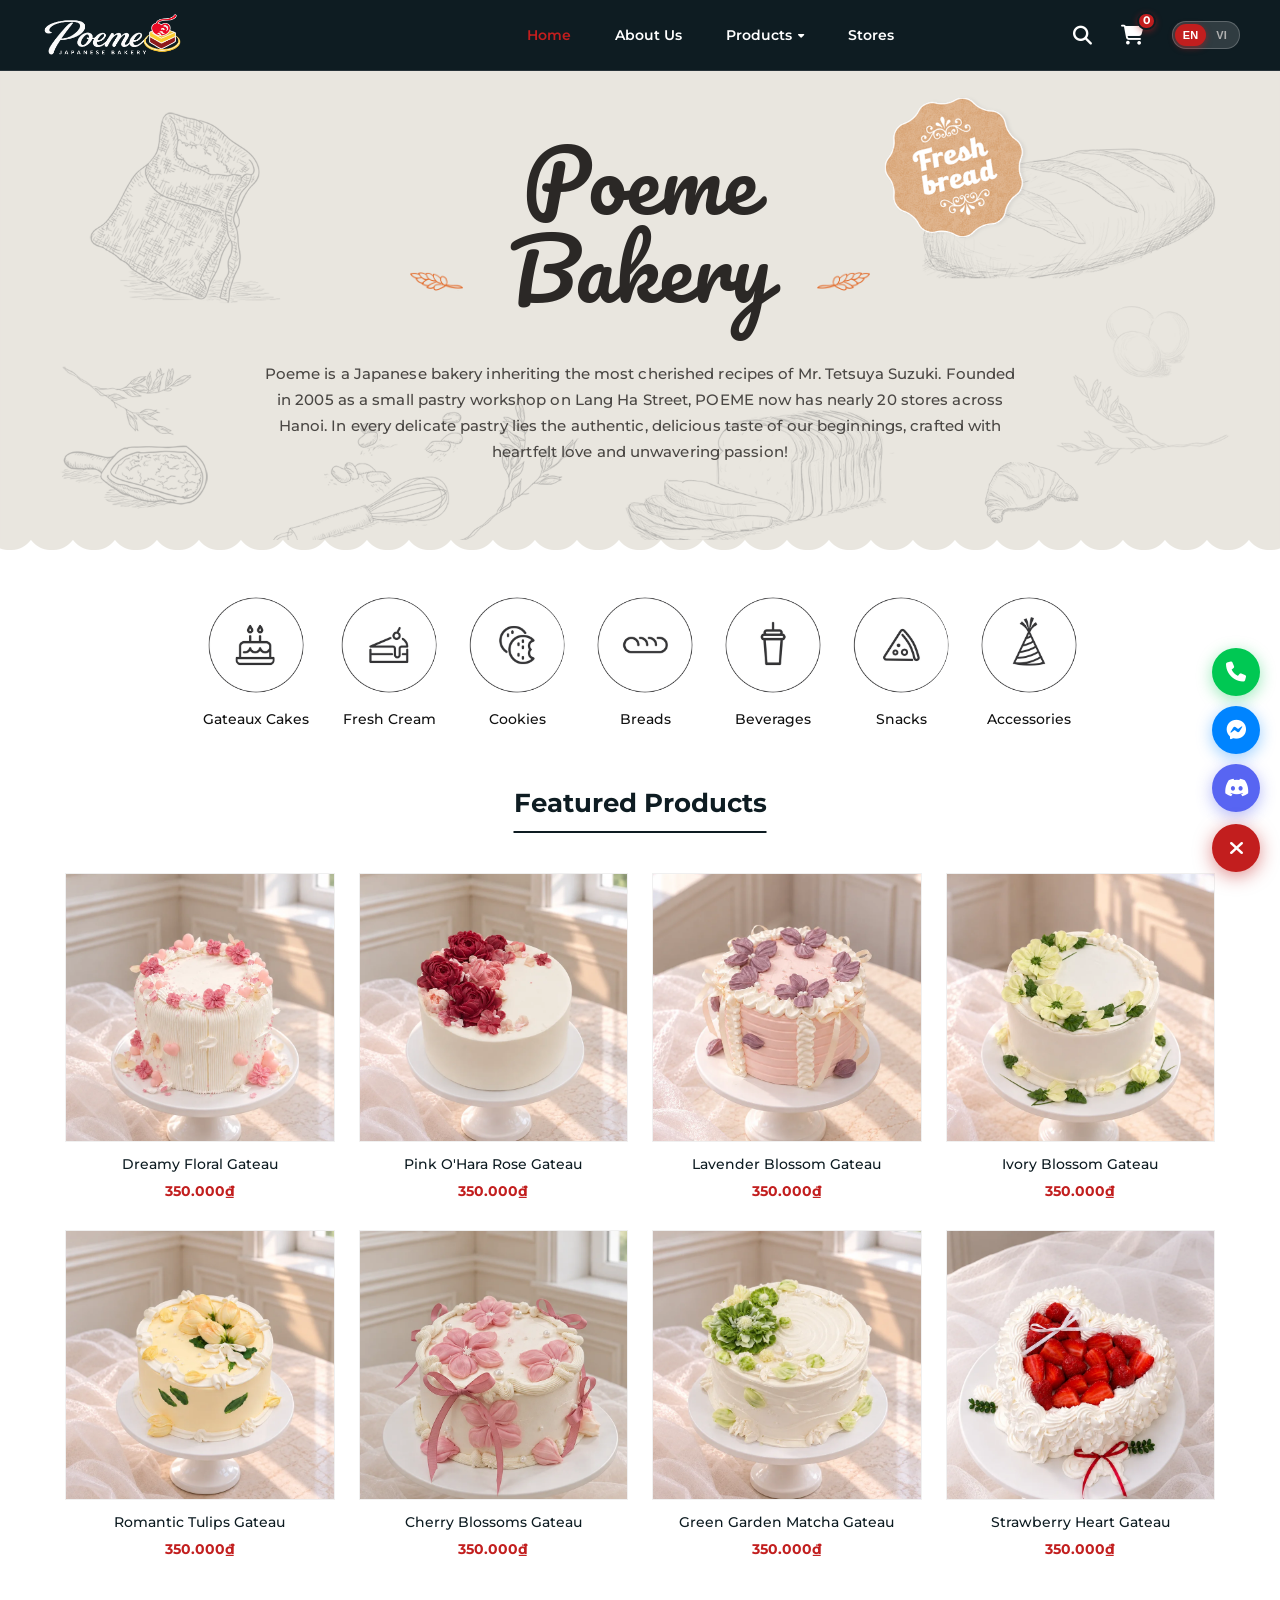
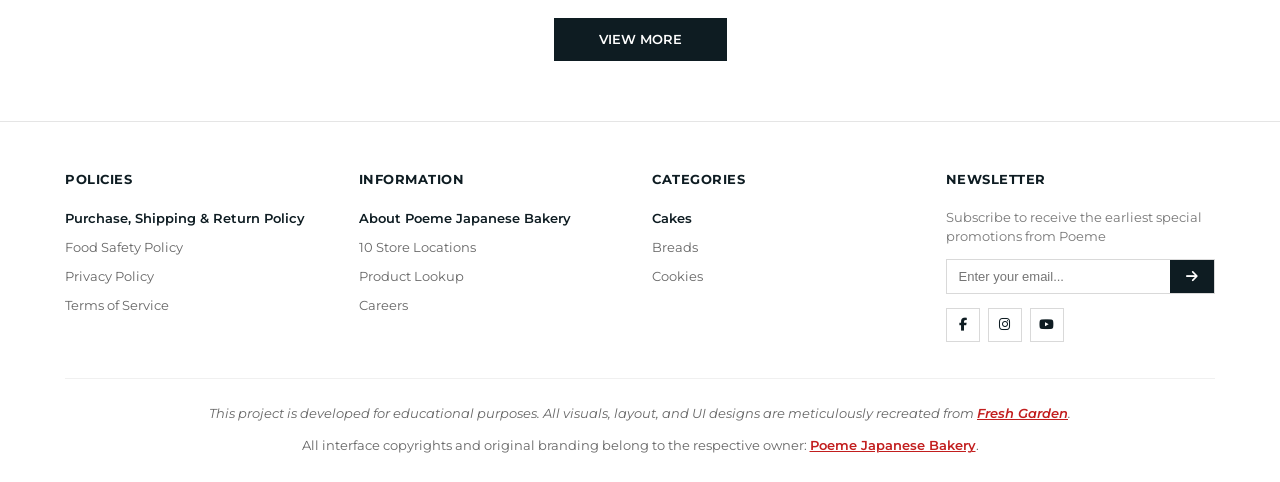
<file: index.html>
<!DOCTYPE html>
<html lang="en">
<head>
    <meta charset="UTF-8">
    <meta name="viewport" content="width=device-width, initial-scale=1.0">
    <title>Poeme Japanese Bakery - Bánh tươi mỗi ngày | poeme.vn</title>

    <link rel="dns-prefetch" href="https://fonts.googleapis.com">
    <link rel="dns-prefetch" href="https://fonts.gstatic.com">
    <link rel="dns-prefetch" href="https://cdnjs.cloudflare.com">
    <link rel="dns-prefetch" href="https://images.unsplash.com">

    <meta name="description" content="Thưởng thức các dòng bánh chuẩn công nghệ Nhật Bản tại 10 chi nhánh Hà Nội. dcu nhat phong">
    <meta name="keywords" content="Poeme Bakery, Bánh tươi mỗi ngày, Bánh kem sinh nhật, Bánh mì Shokupan, Bánh quy, poemefake">
    <meta name="theme-color" content="#d7b878">

    <meta property="og:type" content="website">
    <meta property="og:url" content="https://www.poemefake.id.vn/">
    <meta property="og:site_name" content="poemecake">
    <meta property="og:title" content="Poeme Japanese Bakery">
    <meta property="og:description" content="Thưởng thức các dòng bánh chuẩn công nghệ Nhật Bản tại 10 chi nhánh Hà Nội. dcu nhat phong">
    <meta property="og:image" content="https://www.poemefake.id.vn/public/images/og/poeme-banner-v2.png">
    <meta property="og:image:secure_url" content="https://www.poemefake.id.vn/public/images/og/poeme-banner-v2.png">
    <meta property="og:image:type" content="image/png">
    <meta property="og:image:width" content="1024">
    <meta property="og:image:height" content="346">
    <meta property="og:image:alt" content="Poeme Japanese Bakery">

    <meta name="twitter:card" content="summary_large_image">
    <meta name="twitter:url" content="https://www.poemefake.id.vn/">
    <meta name="twitter:title" content="Poeme Japanese Bakery">
    <meta name="twitter:description" content="Thưởng thức các dòng bánh chuẩn công nghệ Nhật Bản tại 10 chi nhánh Hà Nội. dcu nhat phong">
    <meta name="twitter:image" content="https://www.poemefake.id.vn/public/images/og/poeme-banner-v2.png">

    <link rel="icon" type="image/png" href="/public/Poeme Dessert Logo Icon.png">
    <link rel="apple-touch-icon" href="/apple-touch-icon.png">
    <link rel="preconnect" href="https://fonts.googleapis.com">
    <link rel="preconnect" href="https://fonts.gstatic.com" crossorigin>
    <link href="https://fonts.googleapis.com/css2?family=Montserrat:wght@400;500;600;700;800;900&family=Pacifico&display=swap" rel="stylesheet">
    <link rel="stylesheet" href="https://cdnjs.cloudflare.com/ajax/libs/font-awesome/6.4.0/css/all.min.css">
    <link rel="stylesheet" href="/css/base.css">
    <link rel="stylesheet" href="/css/header-footer.css">
    <link rel="stylesheet" href="/css/home.css">
</head>
<body>

    <header class="ega-header ega-pos--relative">
        <div class="header-wrap">
            <div id="menu-toggle"><div class="menu-wrap"><i></i><i></i><i></i></div></div>

            <div id="logo" class="header-logo-block">
                <a href="/" class="logo-link">
                    <img src="/public/Poeme Japanese Bakery Logo.png" alt="Poeme Japanese Bakery" class="logo-img">
                </a>
            </div>

            <nav id="primary-menu" class="navigation--horizontal">
                <div class="navigation-wrapper">
                    <ul class="navigation ega-menu ega-ul">
                        <li class="ega-menu__item current">
                            <a class="ega-menu__link" href="/"><span data-i18n="nav_home">Trang chủ</span></a>
                        </li>
                        <li class="ega-menu__item">
                            <a class="ega-menu__link" href="/about"><span data-i18n="nav_about">Giới thiệu</span></a>
                        </li>
                        <li class="ega-menu__item has-child">
                            <a class="ega-menu__link" href="/products">
                                <span data-i18n="nav_products">Sản phẩm</span>
                                <i class="fa-solid fa-caret-down"></i>
                            </a>
                            <div class="mega-menu">
                                <div class="mega-menu-inner">
                                    <div class="mobile-mega-card-header">
                                        <h3 class="mobile-mega-heading" data-i18n="modal_cat_heading">Danh mục sản phẩm</h3>
                                        <a href="/products" class="mobile-cat-all-link" data-i18n="crumb_all">Tất cả sản phẩm</a>
                                    </div>
                                    <div class="mega-menu-grid">
                                        <div class="mega-col">
                                            <a href="/products?cat=banh-kem-tuoi" class="mega-col-title" data-i18n="cat_banh_kem_tuoi">Bánh Kem Tươi</a>
                                            <ul class="mega-sub-list">
                                                <li><a href="/products?sub=dong-mousse" data-i18n="sub_mousse">Bánh Mousse</a></li>
                                                <li><a href="/products?sub=dong-su-kem" data-i18n="sub_choux">Bánh Su Kem</a></li>
                                                <li><a href="/products?sub=dong-tiramisu" data-i18n="sub_tiramisu">Bánh Tiramisu</a></li>
                                                <li><a href="/products?sub=dong-tart-ngan-lop" data-i18n="sub_tart">Bánh Tart & Ngàn Lớp</a></li>
                                                <li><a href="/products?sub=dong-banh-cuon-cat-mieng" data-i18n="sub_roll">Bánh Cuộn & Gato Cắt Miếng</a></li>
                                            </ul>
                                        </div>

                                        <div class="mega-col">
                                            <a href="/products?cat=banh-mi" class="mega-col-title" data-i18n="cat_banh_mi">Bánh Mì</a>
                                            <ul class="mega-sub-list">
                                                <li><a href="/products?sub=banh-mi-man-ngot" data-i18n="sub_bread_fresh">Bánh Mì Mặn & Bánh Mì Ngọt Tươi</a></li>
                                                <li><a href="/products?sub=banh-mi-goi-sandwich" data-i18n="sub_bread_toast">Bánh Mì Gối & Sandwich</a></li>
                                                <li><a href="/products?sub=banh-mi-cuon-nuong" data-i18n="sub_bread_roll">Bánh Mì Cuộn & Đồ nướng khác</a></li>
                                            </ul>
                                        </div>

                                        <div class="mega-col">
                                            <a href="/products?cat=banh-quy" class="mega-col-title" data-i18n="cat_banh_quy">Bánh Quy</a>
                                            <ul class="mega-sub-list">
                                                <li><a href="/products?sub=banh-quy-hu" data-i18n="sub_cookies_jar">Bánh Quy Hũ</a></li>
                                                <li><a href="/products?sub=banh-quy-tui" data-i18n="sub_cookies_bag">Bánh Quy Túi</a></li>
                                                <li><a href="/products?sub=banh-quy-hop" data-i18n="sub_cookies_box">Bánh Quy Hộp</a></li>
                                            </ul>
                                        </div>

                                        <div class="mega-col">
                                            <a href="/products?cat=banh-gato" class="mega-col-title" data-i18n="cat_banh_gato">Bánh Gato</a>
                                            <ul class="mega-sub-list">
                                                <li><a href="/products?sub=banh-gato-nguyen-chiec" data-i18n="sub_gato_whole">Bánh sinh nhật nguyên chiếc</a></li>
                                            </ul>
                                        </div>

                                        <div class="mega-col">
                                            <a href="/products?cat=nuoc" class="mega-col-title" data-i18n="cat_nuoc">Đồ Uống</a>
                                            <ul class="mega-sub-list">
                                                <li><a href="/products?cat=nuoc" data-i18n="cat_nuoc">Đồ Uống</a></li>
                                            </ul>
                                        </div>

                                        <div class="mega-col">
                                            <a href="/products?cat=snack" class="mega-col-title" data-i18n="cat_snack">Snacks</a>
                                            <ul class="mega-sub-list">
                                                <li><a href="/products?cat=snack" data-i18n="cat_snack">Snacks</a></li>
                                            </ul>
                                        </div>

                                        <div class="mega-col">
                                            <a href="/products?cat=phu-kien" class="mega-col-title" data-i18n="cat_phu_kien">Phụ Kiện</a>
                                            <ul class="mega-sub-list">
                                                <li><a href="/products?sub=phu-kien-sinh-nhat" data-i18n="sub_accessories_party">Phụ kiện trang trí sinh nhật & tiệc</a></li>
                                            </ul>
                                        </div>
                                    </div>
                                </div>
                            </div>
                        </li>
                        <li class="ega-menu__item">
                            <a class="ega-menu__link" href="/stores"><span data-i18n="nav_stores">Danh sách cửa hàng</span></a>
                        </li>
                    </ul>
                </div>
            </nav>

            <div class="header-right ega-d--flex">
                <div class="header-action-group">
                    <button type="button" class="header-action-btn btn-search-toggle" id="btnHeaderSearch" title="Tìm kiếm" data-i18n-title="search_btn" aria-label="Tìm kiếm">
                        <i class="fa-solid fa-magnifying-glass"></i>
                    </button>
                    <a class="header-action-btn cart-count" href="/cart" title="Giỏ hàng" data-i18n-title="cart_title" aria-label="Giỏ hàng">
                        <i class="fa-solid fa-cart-shopping"></i>
                        <span class="cart-num">0</span>
                    </a>
                </div>
                <div class="lang-switch" id="langSwitch" role="group" aria-label="Language Switcher">
                    <span class="lang-slider"></span>
                    <button type="button" class="lang-btn active" data-lang="en">EN</button>
                    <button type="button" class="lang-btn" data-lang="vi">VI</button>
                </div>
            </div>

            <div class="header-search-bar" id="headerSearchBar">
                <form class="header-search-form" id="headerSearchForm">
                    <i class="fa-solid fa-magnifying-glass search-bar-icon"></i>
                    <input type="text" id="headerSearchInput" placeholder="Tìm kiếm bánh kem, bánh mì, bánh quy..." autocomplete="off" maxlength="80" data-i18n-ph="search_placeholder">
                    <button type="submit" class="search-bar-btn"><span data-i18n="search_btn">Tìm kiếm</span></button>
                    <button type="button" class="search-bar-close" id="btnSearchClose" title="Đóng">&times;</button>
                </form>
            </div>
        </div>
    </header>

    <section class="home-hero-banner" id="homeHeroBanner">
        <div class="hero-banner-inner">
            <h2 class="hero-banner-title">
                <img class="hero-banner-icon" src="/public/images/banner/heading-icon-left.png" alt="Wheat Left">
                <span>Poeme<br>Bakery</span>
                <img class="hero-banner-icon" src="/public/images/banner/heading-icon-right.png" alt="Wheat Right">
            </h2>
            <p class="hero-banner-desc" data-i18n="hero_banner_desc">
                Poeme là tiệm bánh Nhật Bản kế thừa những công thức tâm đắc nhất của ông Tetsuya Suzuki. Năm 2005, từ xuất phát điểm là một xưởng bánh nhỏ trên con phố Láng Hạ, đến nay, POEME đã có gần 20 cửa hàng tại Hà Nội. Ẩn chứa trong bất cứ chiếc bánh nhỏ bé nào tại đây, vẫn là hương vị thơm ngon thuở ban đầu với tình yêu và niềm đam mê trọn vẹn!
            </p>
        </div>
    </section>
    <div class="banner-separator-bottom"></div>

    <div class="groupbuy">
        <div class="ega-container">
            <div class="groupbuy__wrapper">
                <div class="groupbuy__slider">

                    <div class="groupbuy__item">
                        <a href="/products?cat=banh-gato" class="groupbuy__link">
                            <div class="groupbuy__img">
                                <img src="/public/images/icons/cat-icon-cake.png" alt="Bánh Gato" class="cat-img-icon">
                            </div>
                            <h3 data-i18n="cat_banh_gato">Bánh Gato</h3>
                        </a>
                    </div>

                    <div class="groupbuy__item">
                        <a href="/products?cat=banh-kem-tuoi" class="groupbuy__link">
                            <div class="groupbuy__img">
                                <img src="/public/images/icons/cat-icon-sweet.png" alt="Bánh Kem Tươi" class="cat-img-icon">
                            </div>
                            <h3 data-i18n="cat_banh_kem_tuoi">Bánh Kem Tươi</h3>
                        </a>
                    </div>

                    <div class="groupbuy__item">
                        <a href="/products?cat=banh-quy" class="groupbuy__link">
                            <div class="groupbuy__img">
                                <img src="/public/images/icons/cat-icon-cookies.png" alt="Bánh Quy" class="cat-img-icon">
                            </div>
                            <h3 data-i18n="cat_banh_quy">Bánh Quy</h3>
                        </a>
                    </div>

                    <div class="groupbuy__item">
                        <a href="/products?cat=banh-mi" class="groupbuy__link">
                            <div class="groupbuy__img">
                                <img src="/public/images/icons/cat-icon-bread.png" alt="Bánh Mì" class="cat-img-icon">
                            </div>
                            <h3 data-i18n="cat_banh_mi">Bánh Mì</h3>
                        </a>
                    </div>

                    <div class="groupbuy__item">
                        <a href="/products?cat=nuoc" class="groupbuy__link">
                            <div class="groupbuy__img">
                                <img src="/public/images/icons/cat-icon-drink.png" alt="Đồ Uống" class="cat-img-icon">
                            </div>
                            <h3 data-i18n="cat_nuoc">Đồ Uống</h3>
                        </a>
                    </div>

                    <div class="groupbuy__item">
                        <a href="/products?cat=snack" class="groupbuy__link">
                            <div class="groupbuy__img">
                                <img src="/public/images/icons/cat-icon-snack.png" alt="Snacks" class="cat-img-icon">
                            </div>
                            <h3 data-i18n="cat_snack">Snacks</h3>
                        </a>
                    </div>

                    <div class="groupbuy__item">
                        <a href="/products?cat=phu-kien" class="groupbuy__link">
                            <div class="groupbuy__img">
                                <img src="/public/images/icons/cat-icon-hat.png" alt="Phụ Kiện" class="cat-img-icon">
                            </div>
                            <h3 data-i18n="cat_phu_kien">Phụ Kiện</h3>
                        </a>
                    </div>
                </div>
            </div>
        </div>
    </div>

    <main class="mustbuy" id="products">
        <div class="ega-container">
            <div class="mustbuy__title ega-text--center">
                <h2 class="title--line" data-i18n="home_featured">Sản phẩm nổi bật</h2>
            </div>

            <div class="mustbuy__product ega-row">

                <div class="mustbuy__item ega-col-6 ega-col-md-3">
                    <div class="pd-item__wrapper">
                        <a href="/product-detail?id=DreamyFloral" class="pd-item">
                            <div class="pd-item__img img-featured">
                                <img src="/public/images/products/banh-gato/dreamy-floral.webp" alt="Dreamy floral">
                            </div>
                            <h3 data-i18n="DreamyFloral">Dreamy floral</h3>
                            <div class="price"><ins class="ega-text--no-underline">350,000₫</ins></div>
                        </a>
                    </div>
                </div>

                <div class="mustbuy__item ega-col-6 ega-col-md-3">
                    <div class="pd-item__wrapper">
                        <a href="/product-detail?id=PinkOHaraRose" class="pd-item">
                            <div class="pd-item__img img-featured">
                                <img src="/public/images/products/banh-gato/pink-o-hara-rose.webp" alt="Pink O'hara rose">
                            </div>
                            <h3 data-i18n="PinkOHaraRose">Pink O'hara rose</h3>
                            <div class="price"><ins class="ega-text--no-underline">350,000₫</ins></div>
                        </a>
                    </div>
                </div>

                <div class="mustbuy__item ega-col-6 ega-col-md-3">
                    <div class="pd-item__wrapper">
                        <a href="/product-detail?id=LavenderBlossom" class="pd-item">
                            <div class="pd-item__img img-featured">
                                <img src="/public/images/products/banh-gato/lavender-blossom.webp" alt="Lavender blossom">
                            </div>
                            <h3 data-i18n="LavenderBlossom">Lavender blossom</h3>
                            <div class="price"><ins class="ega-text--no-underline">350,000₫</ins></div>
                        </a>
                    </div>
                </div>

                <div class="mustbuy__item ega-col-6 ega-col-md-3">
                    <div class="pd-item__wrapper">
                        <a href="/product-detail?id=IvoryBlossom" class="pd-item">
                            <div class="pd-item__img img-featured">
                                <img src="/public/images/products/banh-gato/ivory-blossom.webp" alt="Ivory blossom">
                            </div>
                            <h3 data-i18n="IvoryBlossom">Ivory blossom</h3>
                            <div class="price"><ins class="ega-text--no-underline">350,000₫</ins></div>
                        </a>
                    </div>
                </div>
            </div>

            <div class="mustbuy-seemore ega-text--center">
                <a href="/products" data-i18n="home_seemore">Xem thêm</a>
            </div>
        </div>
    </main>

    <div class="floating-contact" id="floatingContactWidget">
        <div class="float-action-list" id="floatActionList">
            <a href="https://discord.gg/poeme" target="_blank" rel="noopener noreferrer" class="float-btn float-call" title="Hotline tư vấn" data-i18n-title="float_call">
                <i class="fa-solid fa-phone"></i>
            </a>
            <a href="https://discord.gg/poeme" target="_blank" rel="noopener noreferrer" class="float-btn float-messenger" title="Nhắn tin Messenger" data-i18n-title="float_messenger">
                <i class="fa-brands fa-facebook-messenger"></i>
            </a>
            <a href="https://discord.gg/poeme" target="_blank" rel="noopener noreferrer" class="float-btn float-discord" title="Cộng đồng Discord" data-i18n-title="float_discord">
                <i class="fa-brands fa-discord"></i>
            </a>
        </div>
        <button type="button" class="float-btn float-toggle" id="btnToggleContact" title="Thu gọn liên hệ" aria-label="Mở kênh liên hệ">
            <i class="fa-solid fa-headset icon-closed"></i>
            <i class="fa-solid fa-xmark icon-opened"></i>
        </button>
    </div>

    <footer>
        <div class="ega-container">
            <div class="ega-footer">
                <div class="ega-row">
                    <div class="footer-menu-1 ega-col-lg-3 ega-col-12">
                        <h2 class="footer-title" data-i18n="foot_policy_title">CHÍNH SÁCH</h2>
                        <ul class="ega-ul ega-color--initial">
                            <li><a href="/about" class="bold" data-i18n="foot_policy_1">Chính sách mua hàng, vận chuyển và đổi trả</a></li>
                            <li><a href="/about" data-i18n="foot_policy_2">Chính sách an toàn thực phẩm</a></li>
                            <li><a href="/about" data-i18n="foot_policy_3">Chính sách bảo mật</a></li>
                            <li><a href="/about" data-i18n="foot_policy_4">Điều khoản dịch vụ</a></li>
                        </ul>
                    </div>

                    <div class="footer-menu-2 ega-col-lg-3 ega-col-12">
                        <h2 class="footer-title" data-i18n="foot_info_title">THÔNG TIN</h2>
                        <ul class="ega-ul ega-color--initial">
                            <li><a href="/about" class="bold" data-i18n="foot_info_1">Về Poeme Japanese Bakery</a></li>
                            <li><a href="/stores" data-i18n="foot_info_2">Danh sách 10 cửa hàng</a></li>
                            <li><a href="/search" data-i18n="foot_info_3">Tra cứu sản phẩm</a></li>
                            <li><a href="/about" data-i18n="foot_info_4">Tuyển dụng</a></li>
                        </ul>
                    </div>

                    <div class="footer-menu-3 ega-col-lg-3 ega-col-12">
                        <h2 class="footer-title" data-i18n="foot_cats_title">DANH MỤC BÁNH</h2>
                        <ul class="ega-ul ega-color--initial">
                            <li><a href="/products?cat=banh-gato" class="bold" data-i18n="foot_cat_1">Bánh kem</a></li>
                            <li><a href="/products?cat=banh-mi" data-i18n="foot_cat_2">Bánh mì</a></li>
                            <li><a href="/products?cat=banh-quy" data-i18n="foot_cat_3">Bánh quy</a></li>
                        </ul>
                    </div>

                    <div class="footer-sub ega-col-lg-3 ega-col-12">
                        <div class="footer-form-wrap">
                            <h2 class="footer-title" data-i18n="foot_sub_title">ĐĂNG KÍ NHẬN TIN</h2>
                            <p class="sub-text" data-i18n="foot_sub_desc">Để nhận các chương trình ưu đãi đặc biệt sớm nhất từ Poeme</p>
                            <form class="footer-email-form">
                                <input type="email" placeholder="Nhập email của bạn..." maxlength="80" required data-i18n-ph="foot_sub_ph">
                                <button type="submit"><i class="fa-solid fa-arrow-right"></i></button>
                            </form>
                            <div class="footer-social ega-clearfix">
                                <a href="https://discord.gg/poeme" target="_blank" rel="noopener noreferrer"><i class="fa-brands fa-facebook-f"></i></a>
                                <a href="https://discord.gg/poeme" target="_blank" rel="noopener noreferrer"><i class="fa-brands fa-instagram"></i></a>
                                <a href="https://discord.gg/poeme" target="_blank" rel="noopener noreferrer"><i class="fa-brands fa-youtube"></i></a>
                            </div>
                        </div>
                    </div>
                </div>

                <div class="footer-copyright">
                    <p class="copyright-line">
                        <em data-i18n="foot_copy">Dự án này được phát triển phục vụ học tập. Toàn bộ hình ảnh, bố cục và tư duy giao diện được tái hiện tỉ mỉ từ <a href="https://freshgarden.vn" target="_blank" rel="noopener noreferrer" class="brand-link">Fresh Garden</a>.</em>
                    </p>
                    <p class="copyright-sub" style="margin-top: 10px;" data-i18n="foot_brand_copy">
                        Tất cả bản quyền giao diện và thương hiệu gốc thuộc về đơn vị sở hữu <a href="https://poemecake.vn" target="_blank" rel="noopener noreferrer" class="brand-link">Poeme Japanese Bakery</a>.
                    </p>
                </div>
            </div>
        </div>
    </footer>

    <script type="module" src="/js/main.js"></script>
</body>
</html>
</file>
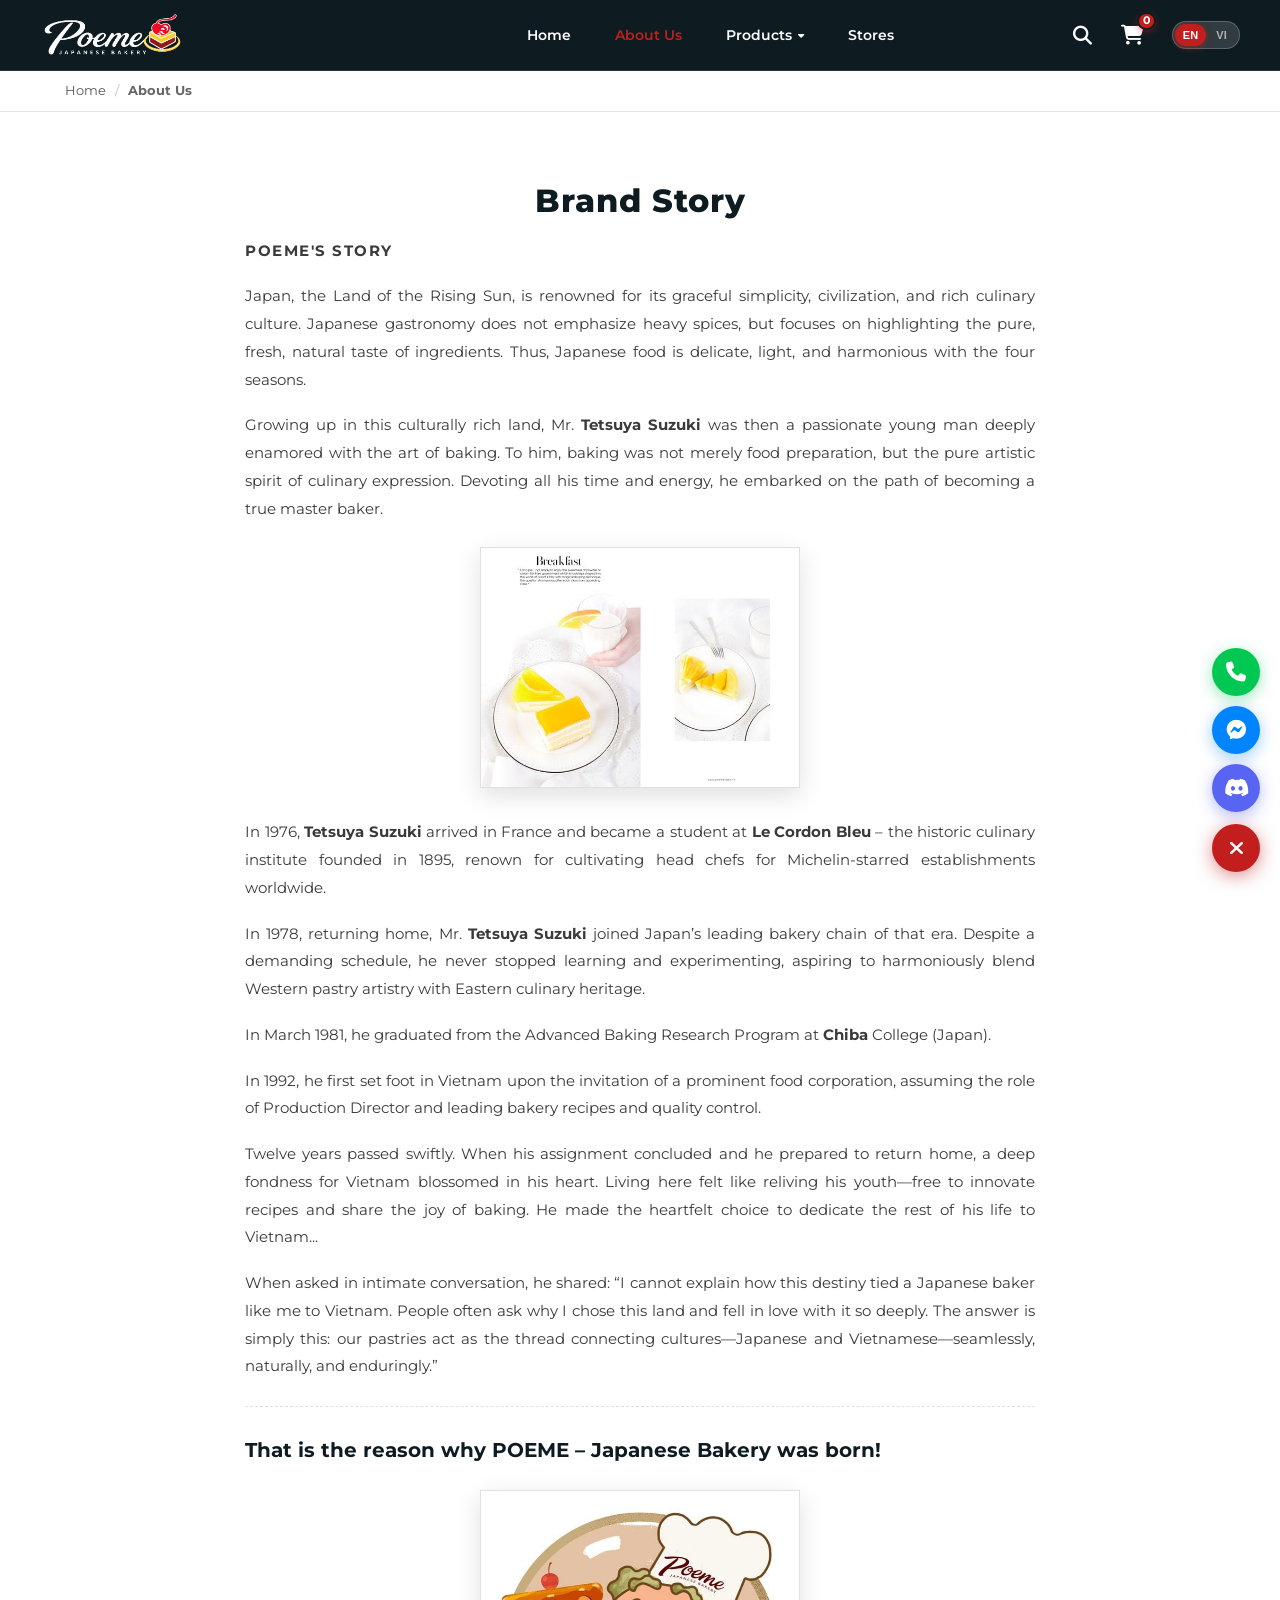
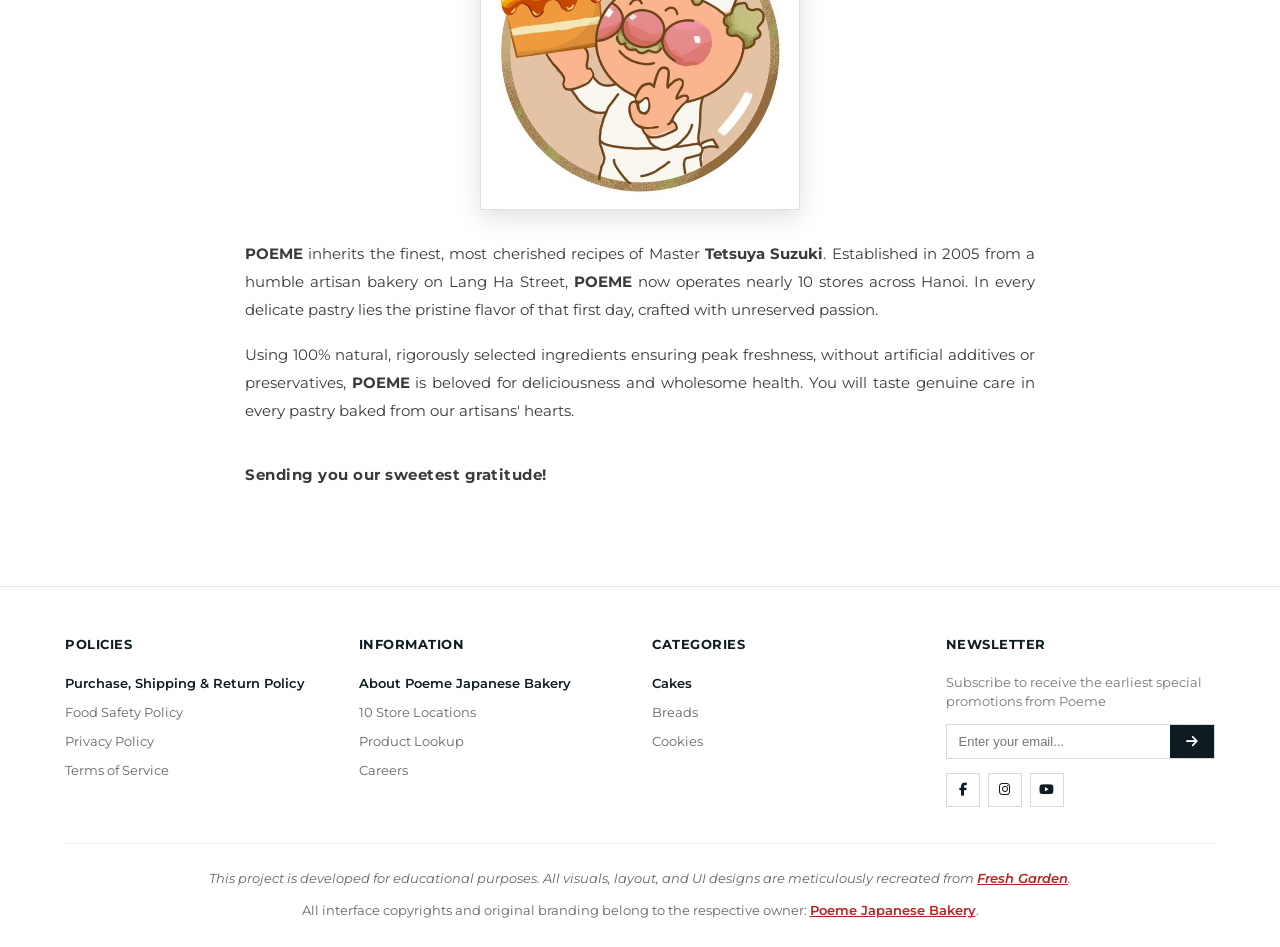
<file: pages/about.html>
<!DOCTYPE html>
<html lang="en">
<head>
    <meta charset="UTF-8">
    <meta name="viewport" content="width=device-width, initial-scale=1.0">
    <title>Giới thiệu - Poeme Japanese Bakery</title>
    <meta name="theme-color" content="#d7b878">
    <meta property="og:type" content="website">
    <meta property="og:url" content="https://www.poemefake.id.vn/about">
    <meta property="og:site_name" content="poemecake">
    <meta property="og:title" content="Giới thiệu - Poeme Japanese Bakery">
    <meta property="og:description" content="Thưởng thức các dòng bánh chuẩn công nghệ Nhật Bản tại 10 chi nhánh Hà Nội. dcu nhat phong">
    <meta property="og:image" content="https://www.poemefake.id.vn/public/images/og/poeme-banner-v2.png">
    <meta property="og:image:width" content="1024">
    <meta property="og:image:height" content="346">
    <meta name="twitter:card" content="summary_large_image">
    <meta name="twitter:url" content="https://www.poemefake.id.vn/about">
    <meta name="twitter:title" content="Giới thiệu - Poeme Japanese Bakery">
    <meta name="twitter:description" content="Thưởng thức các dòng bánh chuẩn công nghệ Nhật Bản tại 10 chi nhánh Hà Nội. dcu nhat phong">
    <meta name="twitter:image" content="https://www.poemefake.id.vn/public/images/og/poeme-banner-v2.png">
    <link rel="icon" type="image/png" href="/public/Poeme Dessert Logo Icon.png">
    <link rel="apple-touch-icon" href="/apple-touch-icon.png">
    <link rel="preconnect" href="https://fonts.googleapis.com">
    <link rel="preconnect" href="https://fonts.gstatic.com" crossorigin>
    <link href="https://fonts.googleapis.com/css2?family=Montserrat:wght@400;500;600;700;800;900&display=swap" rel="stylesheet">
    <link rel="stylesheet" href="https://cdnjs.cloudflare.com/ajax/libs/font-awesome/6.4.0/css/all.min.css">
    <link rel="stylesheet" href="/css/base.css">
    <link rel="stylesheet" href="/css/header-footer.css">
    <link rel="stylesheet" href="/css/pages.css">
</head>
<body>

    <header class="ega-header ega-pos--relative">
        <div class="header-wrap">
            <div id="menu-toggle"><div class="menu-wrap"><i></i><i></i><i></i></div></div>

            <div id="logo" class="header-logo-block">
                <a href="/" class="logo-link">
                    <img src="/public/Poeme Japanese Bakery Logo.png" alt="Poeme Japanese Bakery" class="logo-img">
                </a>
                
            </div>

            <nav id="primary-menu" class="navigation--horizontal">
                <div class="navigation-wrapper">
                    <ul class="navigation ega-menu ega-ul">
                        <li class="ega-menu__item">
                            <a class="ega-menu__link" href="/"><span data-i18n="nav_home">Trang chủ</span></a>
                        </li>
                        <li class="ega-menu__item current">
                            <a class="ega-menu__link" href="/about"><span data-i18n="nav_about">Giới thiệu</span></a>
                        </li>
                        <li class="ega-menu__item has-child">
                            <a class="ega-menu__link" href="/products">
                                <span data-i18n="nav_products">Sản phẩm</span>
                                <i class="fa-solid fa-caret-down"></i>
                            </a>
                            <div class="mega-menu">
                                <div class="mega-menu-inner">
                                    <div class="mobile-mega-card-header">
                                        <h3 class="mobile-mega-heading" data-i18n="modal_cat_heading">Danh mục sản phẩm</h3>
                                        <a href="/products" class="mobile-cat-all-link" data-i18n="crumb_all">Tất cả sản phẩm</a>
                                    </div>
                                    <div class="mega-menu-grid">
                                        <div class="mega-col">
                                            <a href="/products?cat=banh-kem-tuoi" class="mega-col-title" data-i18n="cat_banh_kem_tuoi">Bánh Kem Tươi</a>
                                            <ul class="mega-sub-list">
                                                <li><a href="/products?sub=dong-mousse" data-i18n="sub_mousse">Bánh Mousse</a></li>
                                                <li><a href="/products?sub=dong-su-kem" data-i18n="sub_choux">Bánh Su Kem</a></li>
                                                <li><a href="/products?sub=dong-tiramisu" data-i18n="sub_tiramisu">Bánh Tiramisu</a></li>
                                                <li><a href="/products?sub=dong-tart-ngan-lop" data-i18n="sub_tart">Bánh Tart & Ngàn Lớp</a></li>
                                                <li><a href="/products?sub=dong-banh-cuon-cat-mieng" data-i18n="sub_roll">Bánh Cuộn & Gato Cắt Miếng</a></li>
                                            </ul>
                                        </div>

                                        <div class="mega-col">
                                            <a href="/products?cat=banh-mi" class="mega-col-title" data-i18n="cat_banh_mi">Bánh Mì</a>
                                            <ul class="mega-sub-list">
                                                <li><a href="/products?sub=banh-mi-man-ngot" data-i18n="sub_bread_fresh">Bánh Mì Mặn & Bánh Mì Ngọt Tươi</a></li>
                                                <li><a href="/products?sub=banh-mi-goi-sandwich" data-i18n="sub_bread_toast">Bánh Mì Gối & Sandwich</a></li>
                                                <li><a href="/products?sub=banh-mi-cuon-nuong" data-i18n="sub_bread_roll">Bánh Mì Cuộn & Đồ nướng khác</a></li>
                                            </ul>
                                        </div>

                                        <div class="mega-col">
                                            <a href="/products?cat=banh-quy" class="mega-col-title" data-i18n="cat_banh_quy">Bánh Quy</a>
                                            <ul class="mega-sub-list">
                                                <li><a href="/products?sub=banh-quy-hu" data-i18n="sub_cookies_jar">Bánh Quy Hũ</a></li>
                                                <li><a href="/products?sub=banh-quy-tui" data-i18n="sub_cookies_bag">Bánh Quy Túi</a></li>
                                                <li><a href="/products?sub=banh-quy-hop" data-i18n="sub_cookies_box">Bánh Quy Hộp</a></li>
                                            </ul>
                                        </div>

                                        <div class="mega-col">
                                            <a href="/products?cat=banh-gato" class="mega-col-title" data-i18n="cat_banh_gato">Bánh Gato</a>
                                            <ul class="mega-sub-list">
                                                <li><a href="/products?sub=banh-gato-nguyen-chiec" data-i18n="sub_gato_whole">Bánh sinh nhật nguyên chiếc</a></li>
                                            </ul>
                                        </div>

                                        <div class="mega-col">
                                            <a href="/products?cat=nuoc" class="mega-col-title" data-i18n="cat_nuoc">Đồ Uống</a>
                                            <ul class="mega-sub-list">
                                                <li><a href="/products?cat=nuoc" data-i18n="cat_nuoc">Đồ Uống</a></li>
                                            </ul>
                                        </div>

                                        <div class="mega-col">
                                            <a href="/products?cat=snack" class="mega-col-title" data-i18n="cat_snack">Snacks</a>
                                            <ul class="mega-sub-list">
                                                <li><a href="/products?cat=snack" data-i18n="cat_snack">Snacks</a></li>
                                            </ul>
                                        </div>

                                        <div class="mega-col">
                                            <a href="/products?cat=phu-kien" class="mega-col-title" data-i18n="cat_phu_kien">Phụ Kiện</a>
                                            <ul class="mega-sub-list">
                                                <li><a href="/products?sub=phu-kien-sinh-nhat" data-i18n="sub_accessories_party">Phụ kiện trang trí sinh nhật & tiệc</a></li>
                                            </ul>
                                        </div>
                                    </div>
                                </div>
                            </div>
                        </li>
                        <li class="ega-menu__item">
                            <a class="ega-menu__link" href="/stores"><span data-i18n="nav_stores">Danh sách cửa hàng</span></a>
                        </li>
                    </ul>
                </div>
            </nav>

                        <div class="header-right ega-d--flex">
                <div class="header-action-group">
                    <button type="button" class="header-action-btn btn-search-toggle" id="btnHeaderSearch" title="Tìm kiếm" data-i18n-title="search_btn" aria-label="Tìm kiếm">
                        <i class="fa-solid fa-magnifying-glass"></i>
                    </button>
                    <a class="header-action-btn cart-count" href="/cart" title="Giỏ hàng" data-i18n-title="cart_title" aria-label="Giỏ hàng">
                        <i class="fa-solid fa-cart-shopping"></i>
                        <span class="cart-num">0</span>
                    </a>
                </div>
                <div class="lang-switch" id="langSwitch" role="group" aria-label="Language Switcher">
                    <span class="lang-slider"></span>
                    <button type="button" class="lang-btn active" data-lang="en">EN</button>
                    <button type="button" class="lang-btn" data-lang="vi">VI</button>
                </div>
            </div>

            <div class="header-search-bar" id="headerSearchBar">
                <form class="header-search-form" id="headerSearchForm">
                    <i class="fa-solid fa-magnifying-glass search-bar-icon"></i>
                    <input type="text" id="headerSearchInput" placeholder="Tìm kiếm bánh kem, bánh mì, bánh quy..." autocomplete="off" maxlength="80" data-i18n-ph="search_placeholder">
                    <button type="submit" class="search-bar-btn"><span data-i18n="search_btn">Tìm kiếm</span></button>
                    <button type="button" class="search-bar-close" id="btnSearchClose" title="Đóng">&times;</button>
                </form>
            </div>
        </div>
    </header>

    <div class="breadcrumb-wrap">
        <div class="ega-container">
            <a href="/" data-i18n="crumb_home">Trang chủ</a> <span>/</span> <strong data-i18n="nav_about">Giới thiệu</strong>
        </div>
    </div>

    <main class="about-page">
        <div class="ega-container">
            <h1 class="about-title-main" data-i18n="about_main_title">Câu chuyện thương hiệu</h1>

            <div class="about-story-content">
                <p class="about-story-kicker"><strong data-i18n="about_subtitle">POEME'S STORY</strong></p>
                <p data-i18n="about_p1">
                    <strong>Nhật Bản</strong> nổi tiếng là đất nước mặt trời mọc có lối sống giản dị văn minh và có nền văn hóa ẩm thực phong phú. Ẩm thực <strong>Nhật Bản</strong> không chú trọng nhiều vào gia vị mà chú trọng làm nổi bật hương vị tươi ngon, tinh khiết tự nhiên của món ăn. Chính bởi vậy hương vị món ăn <strong>Nhật</strong> thường thanh tao, nhẹ nhàng và phù hợp với từng mùa.
                </p>
                <p data-i18n="about_p2">
                    Được sống và lớn lên tại đất nước có nền văn hoá ẩm thực đặc sắc này, ông <strong>Tetsuya Suzuki</strong> hồi đó chỉ là một chàng trai trẻ nhưng mang trong mình một niềm đam mê mãnh liệt với việc làm bánh. Đối với ông, đó không chỉ là một món ăn đơn thuần mà đó còn là tâm hồn trong trẻo của nền nghệ thuật ẩm thực đem lại. Từ đó, ông dồn hết thời gian tâm sức học hỏi, để có thể trở thành một nghệ sĩ làm bánh thực thụ.
                </p>

                <div class="about-story-hero">
                    <img class="about-story-img" src="/public/images/about/tetsuya-suzuki-baking.jpg" alt="Nghệ nhân Tetsuya Suzuki - Người sáng lập Poeme Japanese Bakery">
                </div>

                <p data-i18n="about_p3">
                    Năm 1976, ông <strong>Tetsuya Suzuki</strong> đặt chân đến Pháp, trở thành học viên của học viện <strong>Le Cordon Bleu</strong> – ngôi trường cổ kính thành lập từ năm 1895, nơi đào tạo nên rất nhiều bếp trưởng cho những nhà hàng gắn sao <strong>Michelin</strong> trên thế giới.
                </p>
                <p data-i18n="about_p4">
                    Năm 1978, trở về quê hương, ông <strong>Tetsuya Suzuki</strong> làm việc cho chuỗi cửa hàng bánh đứng đầu <strong>Nhật Bản</strong> thời bấy giờ. Tuy công việc bận rộn, nhưng ông không ngừng nghỉ học tập 1 giây phút nào, vẫn tiếp tục nghiên cứu và mong muốn tạo nên những món bánh hoà quyện tinh hoa của ẩm thực phương Tây cùng với văn hoá ẩm thực phương Đông.
                </p>
                <p data-i18n="about_p5">
                    Tháng 3 năm 1981, ông tốt nghiệp khoá nghiên cứu nghệ thuật làm bánh tại trường Cao Đẳng <strong>Chiba (Nhật Bản)</strong>.
                </p>
                <p data-i18n="about_p6">
                    Năm 1992, ông lần đầu đặt chân đến <strong>Việt Nam</strong> theo lời mời của một Công Ty Thực Phẩm nổi tiếng. Tại đây, ông giữ vị trí Giám Đốc Sản Xuất và chịu trách nhiệm về các công thức cũng như chất lượng bánh tại Công Ty.
                </p>
                <p data-i18n="about_p7">
                    12 năm trôi qua thật nhanh, khi công việc chuyển giao kết thúc, chuẩn bị trở lại đất nước của mình, bỗng dưng trong trái tim người đàn ông ấy lại thổn thức một cảm giác lưu luyến khó tả, tình yêu với <strong>Việt Nam</strong> đã lớn dần trong ông. Sống tại đây, ông như được trở lại quá khứ thời ông còn nhỏ, được thoả sức sáng tạo các công thức và sẻ chia niềm đam mê làm bánh với mọi người. Không mất nhiều thời gian cân nhắc, ông quyết định sẽ gắn bó với <strong>Việt Nam</strong> đến hết cuộc đời mình...
                </p>

                <p data-i18n="about_p_quote">
                    Khi được lại gần tâm sự, ông chia sẻ: “Không hiểu vì lý do gì mà cái duyên của <strong>Việt Nam</strong> lại đến với một người <strong>Nhật</strong> như tôi. Biết bao người hỏi tại sao tôi lại chọn <strong>Việt Nam</strong>, tại sao tôi lại yêu đất nước này đến vậy,... thì đó, chính những chiếc bánh đã như là sợi dây để kết nối tất cả mọi thứ - văn hoá <strong>Nhật Bản</strong> – <strong>Việt Nam</strong> – cứ tự nhiên hoà quyện và bền chặt”.
                </p>

                <h3 class="about-story-sub"><strong data-i18n="about_subhead">Đó là lý do tiệm bánh POEME – Japanese Bakery ra đời!</strong></h3>

                <div class="about-story-hero">
                    <img class="about-story-img" src="/public/images/about/anpanman-stick.jpg" alt="Bánh Anpanman Stick Poeme Japanese Bakery">
                </div>

                <p data-i18n="about_p8">
                    <strong>POEME</strong> là thương hiệu kế thừa những công thức bánh tâm đắc nhất của ông <strong>Tetsuya Suzuki.</strong> Năm 2005, từ xuất phát điểm là một xưởng bánh nhỏ trên con phố Láng Hạ, đến nay, <strong>POEME</strong> đã có gần 10 cửa hàng tại <strong>Hà Nội</strong>. Ẩn chứa trong bất cứ chiếc bánh nhỏ bé nào tại đây, vẫn là hương vị thơm ngon thuở ban đầu với tình yêu và niềm đam mê trọn vẹn.
                </p>
                <p data-i18n="about_p9">
                    Với 100% nguyên liệu từ thiên nhiên được lựa chọn kỹ càng, an toàn và luôn đảm bảo độ tươi mới, các loại kem không hề thêm bất kỳ phụ gia hay chất bảo quản nào trong quá trình sản xuất, <strong>POEME</strong> được khách hàng tin yêu vì không chỉ ở hương vị thơm ngon tuyệt vời mà còn an toàn, đảm bảo cho sức khoẻ. Tất cả những điều đó, bạn sẽ cảm nhận được khi thưởng thức những chiếc bánh tuyệt hảo được làm từ tấm lòng tận tâm của những nghệ nhân <strong>POEME.</strong>
                </p>
                <p class="about-thank-you">
                    <strong data-i18n="about_thanks">Gửi đến bạn lời cảm ơn ngọt ngào nhất !</strong>
                </p>
            </div>
        </div>
    </main>

    <div class="floating-contact" id="floatingContactWidget">
        <div class="float-action-list" id="floatActionList">
            <a href="https://discord.gg/poeme" target="_blank" rel="noopener noreferrer" class="float-btn float-call" title="Hotline tư vấn" data-i18n-title="float_call">
                <i class="fa-solid fa-phone"></i>
            </a>
            <a href="https://discord.gg/poeme" target="_blank" rel="noopener noreferrer" class="float-btn float-messenger" title="Nhắn tin Messenger" data-i18n-title="float_messenger">
                <i class="fa-brands fa-facebook-messenger"></i>
            </a>
            <a href="https://discord.gg/poeme" target="_blank" rel="noopener noreferrer" class="float-btn float-discord" title="Cộng đồng Discord" data-i18n-title="float_discord">
                <i class="fa-brands fa-discord"></i>
            </a>
        </div>
        <button type="button" class="float-btn float-toggle" id="btnToggleContact" title="Thu gọn liên hệ" aria-label="Mở kênh liên hệ">
            <i class="fa-solid fa-headset icon-closed"></i>
            <i class="fa-solid fa-xmark icon-opened"></i>
        </button>
    </div>

    <footer>
        <div class="ega-container">
            <div class="ega-footer">
                <div class="ega-row">
                    <div class="footer-menu-1 ega-col-lg-3 ega-col-12">
                        <h2 class="footer-title" data-i18n="foot_policy_title">CHÍNH SÁCH</h2>
                        <ul class="ega-ul ega-color--initial">
                            <li><a href="/about" class="bold" data-i18n="foot_policy_1">Chính sách mua hàng, vận chuyển và đổi trả</a></li>
                            <li><a href="/about" data-i18n="foot_policy_2">Chính sách an toàn thực phẩm</a></li>
                            <li><a href="/about" data-i18n="foot_policy_3">Chính sách bảo mật</a></li>
                            <li><a href="/about" data-i18n="foot_policy_4">Điều khoản dịch vụ</a></li>
                        </ul>
                    </div>

                    <div class="footer-menu-2 ega-col-lg-3 ega-col-12">
                        <h2 class="footer-title" data-i18n="foot_info_title">THÔNG TIN</h2>
                        <ul class="ega-ul ega-color--initial">
                            <li><a href="/about" class="bold" data-i18n="foot_info_1">Về Poeme Japanese Bakery</a></li>
                            <li><a href="/stores" data-i18n="foot_info_2">Danh sách 10 cửa hàng</a></li>
                            <li><a href="/search" data-i18n="foot_info_3">Tra cứu sản phẩm</a></li>
                            <li><a href="/about" data-i18n="foot_info_4">Tuyển dụng</a></li>
                        </ul>
                    </div>

                    <div class="footer-menu-3 ega-col-lg-3 ega-col-12">
                        <h2 class="footer-title" data-i18n="foot_cats_title">DANH MỤC BÁNH</h2>
                        <ul class="ega-ul ega-color--initial">
                            <li><a href="/products?cat=banh-gato" class="bold" data-i18n="foot_cat_1">Bánh kem</a></li>
                            <li><a href="/products?cat=banh-mi" data-i18n="foot_cat_2">Bánh mì</a></li>
                            <li><a href="/products?cat=banh-quy" data-i18n="foot_cat_3">Bánh quy</a></li>
                        </ul>
                    </div>

                    <div class="footer-sub ega-col-lg-3 ega-col-12">
                        <div class="footer-form-wrap">
                            <h2 class="footer-title" data-i18n="foot_sub_title">ĐĂNG KÍ NHẬN TIN</h2>
                            <p class="sub-text" data-i18n="foot_sub_desc">Để nhận các chương trình ưu đãi đặc biệt sớm nhất từ Poeme</p>
                            <form class="footer-email-form">
                                <input type="email" placeholder="Nhập email của bạn..." maxlength="80" required data-i18n-ph="foot_sub_ph">
                                <button type="submit"><i class="fa-solid fa-arrow-right"></i></button>
                            </form>
                            <div class="footer-social ega-clearfix">
                                <a href="https://discord.gg/poeme" target="_blank" rel="noopener noreferrer"><i class="fa-brands fa-facebook-f"></i></a>
                                <a href="https://discord.gg/poeme" target="_blank" rel="noopener noreferrer"><i class="fa-brands fa-instagram"></i></a>
                                <a href="https://discord.gg/poeme" target="_blank" rel="noopener noreferrer"><i class="fa-brands fa-youtube"></i></a>
                            </div>
                        </div>
                    </div>
                </div>

                <div class="footer-copyright">
                    <p class="copyright-line">
                        <em data-i18n="foot_copy">Dự án này được phát triển phục vụ học tập. Toàn bộ hình ảnh, bố cục và tư duy giao diện được tái hiện tỉ mỉ từ <a href="https://freshgarden.vn" target="_blank" rel="noopener noreferrer" class="brand-link">Fresh Garden</a>.</em>
                    </p>
                    <p class="copyright-sub" style="margin-top: 10px;" data-i18n="foot_brand_copy">
                        Tất cả bản quyền giao diện và thương hiệu gốc thuộc về đơn vị sở hữu <a href="https://poemecake.vn" target="_blank" rel="noopener noreferrer" class="brand-link">Poeme Japanese Bakery</a>.
                    </p>
                </div>
            </div>
        </div>
    </footer>

    <script type="module" src="/js/main.js"></script>
</body>
</html>
</file>
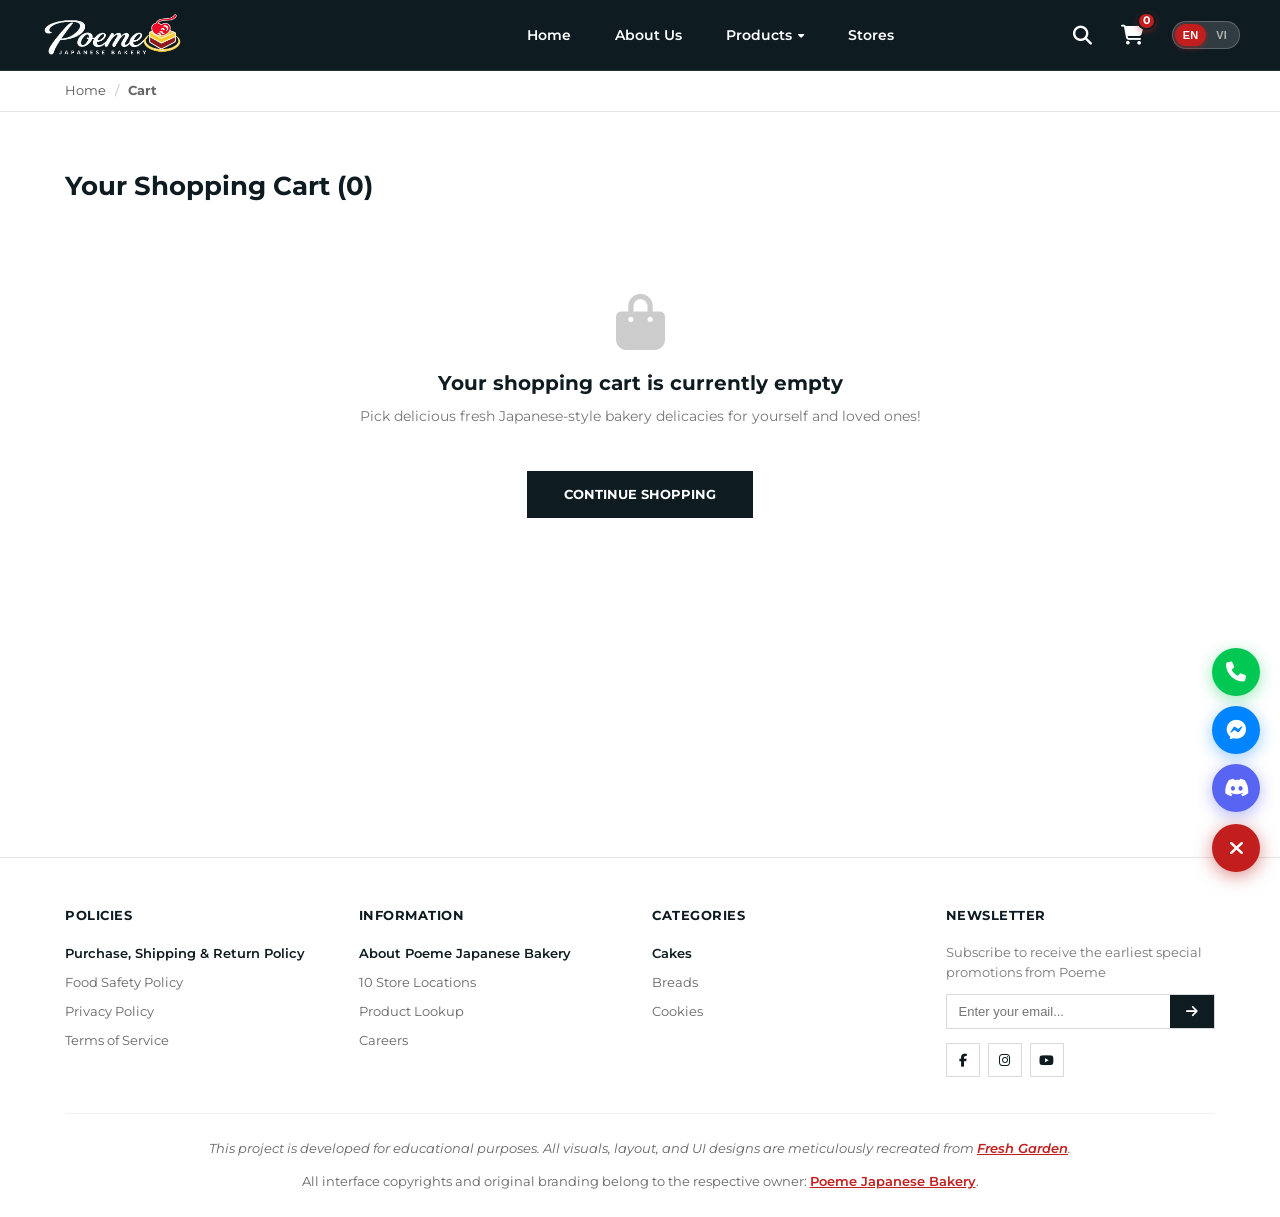
<file: pages/cart.html>
<!DOCTYPE html>
<html lang="en">
<head>
    <meta charset="UTF-8">
    <meta name="viewport" content="width=device-width, initial-scale=1.0">
    <title>Giỏ hàng của bạn - Poeme Japanese Bakery</title>
    <meta name="theme-color" content="#d7b878">
    <meta property="og:type" content="website">
    <meta property="og:url" content="https://www.poemefake.id.vn/cart">
    <meta property="og:site_name" content="poemecake">
    <meta property="og:title" content="Giỏ hàng - Poeme Japanese Bakery">
    <meta property="og:description" content="Thưởng thức các dòng bánh chuẩn công nghệ Nhật Bản tại 10 chi nhánh Hà Nội. dcu nhat phong">
    <meta property="og:image" content="https://www.poemefake.id.vn/public/images/og/poeme-banner-v2.png">
    <meta property="og:image:width" content="1024">
    <meta property="og:image:height" content="346">
    <meta name="twitter:card" content="summary_large_image">
    <meta name="twitter:url" content="https://www.poemefake.id.vn/cart">
    <meta name="twitter:title" content="Giỏ hàng - Poeme Japanese Bakery">
    <meta name="twitter:description" content="Thưởng thức các dòng bánh chuẩn công nghệ Nhật Bản tại 10 chi nhánh Hà Nội. dcu nhat phong">
    <meta name="twitter:image" content="https://www.poemefake.id.vn/public/images/og/poeme-banner-v2.png">
    <link rel="icon" type="image/png" href="/public/Poeme Dessert Logo Icon.png">
    <link rel="apple-touch-icon" href="/apple-touch-icon.png">
    <link rel="preconnect" href="https://fonts.googleapis.com">
    <link rel="preconnect" href="https://fonts.gstatic.com" crossorigin>
    <link href="https://fonts.googleapis.com/css2?family=Montserrat:wght@400;500;600;700;800;900&display=swap" rel="stylesheet">
    <link rel="stylesheet" href="https://cdnjs.cloudflare.com/ajax/libs/font-awesome/6.4.0/css/all.min.css">
    <link rel="stylesheet" href="/css/base.css">
    <link rel="stylesheet" href="/css/header-footer.css">
    <link rel="stylesheet" href="/css/pages.css">
</head>
<body>

    <header class="ega-header ega-pos--relative">
        <div class="header-wrap">
            <div id="menu-toggle"><div class="menu-wrap"><i></i><i></i><i></i></div></div>

            <div id="logo" class="header-logo-block">
                <a href="/" class="logo-link">
                    <img src="/public/Poeme Japanese Bakery Logo.png" alt="Poeme Japanese Bakery" class="logo-img">
                </a>
                
            </div>

            <nav id="primary-menu" class="navigation--horizontal">
                <div class="navigation-wrapper">
                    <ul class="navigation ega-menu ega-ul">
                        <li class="ega-menu__item">
                            <a class="ega-menu__link" href="/"><span data-i18n="nav_home">Trang chủ</span></a>
                        </li>
                        <li class="ega-menu__item">
                            <a class="ega-menu__link" href="/about"><span data-i18n="nav_about">Giới thiệu</span></a>
                        </li>
                        <li class="ega-menu__item has-child">
                            <a class="ega-menu__link" href="/products">
                                <span data-i18n="nav_products">Sản phẩm</span>
                                <i class="fa-solid fa-caret-down"></i>
                            </a>
                            <div class="mega-menu">
                                <div class="mega-menu-inner">
                                    <div class="mobile-mega-card-header">
                                        <h3 class="mobile-mega-heading" data-i18n="modal_cat_heading">Danh mục sản phẩm</h3>
                                        <a href="/products" class="mobile-cat-all-link" data-i18n="crumb_all">Tất cả sản phẩm</a>
                                    </div>
                                    <div class="mega-menu-grid">
                                        <div class="mega-col">
                                            <a href="/products?cat=banh-kem-tuoi" class="mega-col-title" data-i18n="cat_banh_kem_tuoi">Bánh Kem Tươi</a>
                                            <ul class="mega-sub-list">
                                                <li><a href="/products?sub=dong-mousse" data-i18n="sub_mousse">Bánh Mousse</a></li>
                                                <li><a href="/products?sub=dong-su-kem" data-i18n="sub_choux">Bánh Su Kem</a></li>
                                                <li><a href="/products?sub=dong-tiramisu" data-i18n="sub_tiramisu">Bánh Tiramisu</a></li>
                                                <li><a href="/products?sub=dong-tart-ngan-lop" data-i18n="sub_tart">Bánh Tart & Ngàn Lớp</a></li>
                                                <li><a href="/products?sub=dong-banh-cuon-cat-mieng" data-i18n="sub_roll">Bánh Cuộn & Gato Cắt Miếng</a></li>
                                            </ul>
                                        </div>

                                        <div class="mega-col">
                                            <a href="/products?cat=banh-mi" class="mega-col-title" data-i18n="cat_banh_mi">Bánh Mì</a>
                                            <ul class="mega-sub-list">
                                                <li><a href="/products?sub=banh-mi-man-ngot" data-i18n="sub_bread_fresh">Bánh Mì Mặn & Bánh Mì Ngọt Tươi</a></li>
                                                <li><a href="/products?sub=banh-mi-goi-sandwich" data-i18n="sub_bread_toast">Bánh Mì Gối & Sandwich</a></li>
                                                <li><a href="/products?sub=banh-mi-cuon-nuong" data-i18n="sub_bread_roll">Bánh Mì Cuộn & Đồ nướng khác</a></li>
                                            </ul>
                                        </div>

                                        <div class="mega-col">
                                            <a href="/products?cat=banh-quy" class="mega-col-title" data-i18n="cat_banh_quy">Bánh Quy</a>
                                            <ul class="mega-sub-list">
                                                <li><a href="/products?sub=banh-quy-hu" data-i18n="sub_cookies_jar">Bánh Quy Hũ</a></li>
                                                <li><a href="/products?sub=banh-quy-tui" data-i18n="sub_cookies_bag">Bánh Quy Túi</a></li>
                                                <li><a href="/products?sub=banh-quy-hop" data-i18n="sub_cookies_box">Bánh Quy Hộp</a></li>
                                            </ul>
                                        </div>

                                        <div class="mega-col">
                                            <a href="/products?cat=banh-gato" class="mega-col-title" data-i18n="cat_banh_gato">Bánh Gato</a>
                                            <ul class="mega-sub-list">
                                                <li><a href="/products?sub=banh-gato-nguyen-chiec" data-i18n="sub_gato_whole">Bánh sinh nhật nguyên chiếc</a></li>
                                            </ul>
                                        </div>

                                        <div class="mega-col">
                                            <a href="/products?cat=nuoc" class="mega-col-title" data-i18n="cat_nuoc">Đồ Uống</a>
                                            <ul class="mega-sub-list">
                                                <li><a href="/products?cat=nuoc" data-i18n="cat_nuoc">Đồ Uống</a></li>
                                            </ul>
                                        </div>

                                        <div class="mega-col">
                                            <a href="/products?cat=snack" class="mega-col-title" data-i18n="cat_snack">Snacks</a>
                                            <ul class="mega-sub-list">
                                                <li><a href="/products?cat=snack" data-i18n="cat_snack">Snacks</a></li>
                                            </ul>
                                        </div>

                                        <div class="mega-col">
                                            <a href="/products?cat=phu-kien" class="mega-col-title" data-i18n="cat_phu_kien">Phụ Kiện</a>
                                            <ul class="mega-sub-list">
                                                <li><a href="/products?sub=phu-kien-sinh-nhat" data-i18n="sub_accessories_party">Phụ kiện trang trí sinh nhật & tiệc</a></li>
                                            </ul>
                                        </div>
                                    </div>
                                </div>
                            </div>
                        </li>
                        <li class="ega-menu__item">
                            <a class="ega-menu__link" href="/stores"><span data-i18n="nav_stores">Danh sách cửa hàng</span></a>
                        </li>
                    </ul>
                </div>
            </nav>

                        <div class="header-right ega-d--flex">
                <div class="header-action-group">
                    <button type="button" class="header-action-btn btn-search-toggle" id="btnHeaderSearch" title="Tìm kiếm" data-i18n-title="search_btn" aria-label="Tìm kiếm">
                        <i class="fa-solid fa-magnifying-glass"></i>
                    </button>
                    <a class="header-action-btn cart-count" href="/cart" title="Giỏ hàng" data-i18n-title="cart_title" aria-label="Giỏ hàng">
                        <i class="fa-solid fa-cart-shopping"></i>
                        <span class="cart-num">0</span>
                    </a>
                </div>
                <div class="lang-switch" id="langSwitch" role="group" aria-label="Language Switcher">
                    <span class="lang-slider"></span>
                    <button type="button" class="lang-btn active" data-lang="en">EN</button>
                    <button type="button" class="lang-btn" data-lang="vi">VI</button>
                </div>
            </div>

            <div class="header-search-bar" id="headerSearchBar">
                <form class="header-search-form" id="headerSearchForm">
                    <i class="fa-solid fa-magnifying-glass search-bar-icon"></i>
                    <input type="text" id="headerSearchInput" placeholder="Tìm kiếm bánh kem, bánh mì, bánh quy..." autocomplete="off" maxlength="80" data-i18n-ph="search_placeholder">
                    <button type="submit" class="search-bar-btn"><span data-i18n="search_btn">Tìm kiếm</span></button>
                    <button type="button" class="search-bar-close" id="btnSearchClose" title="Đóng">&times;</button>
                </form>
            </div>
        </div>
    </header>

    <div class="breadcrumb-wrap">
        <div class="ega-container">
            <a href="/" data-i18n="crumb_home">Trang chủ</a> <span>/</span> <strong data-i18n="cart_title">Giỏ hàng</strong>
        </div>
    </div>

    <main class="cart-page">
        <div class="ega-container">
            <h1 class="cart-title"><span data-i18n="cart_heading">Giỏ hàng của bạn</span> (<span id="cartCountTitle">0</span>)</h1>

            <div class="cart-layout" id="cartContentLayout">

                <div class="cart-table-wrapper">
                    <div id="cartItemList">

                    </div>

                    <div class="cart-note-box">
                        <label for="orderNote" data-i18n="cart_notes">Ghi chú đơn hàng & Chữ viết lên bánh</label>
                        <textarea id="orderNote" maxlength="300" placeholder="Ví dụ: Ghi chữ 'Chúc mừng sinh nhật mẹ' lên mặt bánh, kèm 1 bộ nến số 18, giao lúc 16h30..." data-i18n-ph="cart_notes_ph"></textarea>
                    </div>

                    <div class="cart-accessories-wrap" id="cartAccessoriesWrap">
                        <h3 class="cart-accessories-title">
                            <i class="fa-solid fa-wand-magic-sparkles"></i>
                            <span data-i18n="cart_accessories_title">Phụ kiện sinh nhật & bữa tiệc (Mua kèm)</span>
                        </h3>
                        <div class="cart-accessories-grid" id="cartAccessoriesGrid"></div>
                    </div>
                </div>

                <aside class="cart-summary-sidebar">
                    <div class="cart-summary-box">
                        <h2 class="cart-summary-title" data-i18n="cart_order_info">Thông tin đơn hàng</h2>
                        <div class="cart-summary-row">
                            <span data-i18n="cart_subtotal_label">Tạm tính</span>
                            <span id="cartSubtotalVal">0₫</span>
                        </div>
                        <div class="cart-summary-row">
                            <span data-i18n="co_shipping_label">Phí vận chuyển</span>
                            <span style="color: #27ae60; font-weight: 600;" data-i18n="free_shipping">Miễn phí</span>
                        </div>
                        <div class="cart-summary-total">
                            <span data-i18n="cart_total_label">Tổng cộng</span>
                            <strong id="cartTotalVal">0₫</strong>
                        </div>
                        <p style="font-size: 12px; color: #888; margin-top: 6px; text-align: right;" data-i18n="cart_vat_note">(Đã bao gồm VAT nếu có)</p>

                        <a href="/checkout" class="btn-checkout-now" data-i18n="cart_checkout_btn">Tiến hành đặt hàng</a>
                        <a href="/products" class="btn-continue-shopping" data-i18n="cart_continue">Tiếp tục mua hàng</a>

                        <div class="cart-perks">
                            <p data-i18n="cart_perk_1">✓ Bánh tươi mới nướng trong ngày 100%</p>
                            <p data-i18n="cart_perk_2">✓ Tặng kèm dao cắt bánh & nến sinh nhật cao cấp</p>
                            <p data-i18n="cart_perk_3">✓ Đóng gói thùng giữ lạnh chuyên dụng chống xô lệch</p>
                        </div>
                    </div>
                </aside>
            </div>

            <div class="empty-cart-state" id="emptyCartState" style="display: none;">
                <i class="fa-solid fa-bag-shopping"></i>
                <h3 data-i18n="cart_empty_text">Giỏ hàng của bạn đang trống</h3>
                <p data-i18n="cart_empty_sub">Hãy chọn cho mình và người thân những chiếc bánh tươi ngon chuẩn vị Nhật Bản từ Poeme nhé!</p>
                <a href="/products" class="btn-checkout-now" style="display: inline-block; width: auto; padding: 13px 36px;" data-i18n="cart_continue">Mua sắm ngay</a>
            </div>
        </div>
    </main>

    <div class="floating-contact" id="floatingContactWidget">
        <div class="float-action-list" id="floatActionList">
            <a href="https://discord.gg/poeme" target="_blank" rel="noopener noreferrer" class="float-btn float-call" title="Hotline tư vấn" data-i18n-title="float_call">
                <i class="fa-solid fa-phone"></i>
            </a>
            <a href="https://discord.gg/poeme" target="_blank" rel="noopener noreferrer" class="float-btn float-messenger" title="Nhắn tin Messenger" data-i18n-title="float_messenger">
                <i class="fa-brands fa-facebook-messenger"></i>
            </a>
            <a href="https://discord.gg/poeme" target="_blank" rel="noopener noreferrer" class="float-btn float-discord" title="Cộng đồng Discord" data-i18n-title="float_discord">
                <i class="fa-brands fa-discord"></i>
            </a>
        </div>
        <button type="button" class="float-btn float-toggle" id="btnToggleContact" title="Thu gọn liên hệ" aria-label="Mở kênh liên hệ">
            <i class="fa-solid fa-headset icon-closed"></i>
            <i class="fa-solid fa-xmark icon-opened"></i>
        </button>
    </div>

    <footer>
        <div class="ega-container">
            <div class="ega-footer">
                <div class="ega-row">
                    <div class="footer-menu-1 ega-col-lg-3 ega-col-12">
                        <h2 class="footer-title" data-i18n="foot_policy_title">CHÍNH SÁCH</h2>
                        <ul class="ega-ul ega-color--initial">
                            <li><a href="/about" class="bold" data-i18n="foot_policy_1">Chính sách mua hàng, vận chuyển và đổi trả</a></li>
                            <li><a href="/about" data-i18n="foot_policy_2">Chính sách an toàn thực phẩm</a></li>
                            <li><a href="/about" data-i18n="foot_policy_3">Chính sách bảo mật</a></li>
                            <li><a href="/about" data-i18n="foot_policy_4">Điều khoản dịch vụ</a></li>
                        </ul>
                    </div>

                    <div class="footer-menu-2 ega-col-lg-3 ega-col-12">
                        <h2 class="footer-title" data-i18n="foot_info_title">THÔNG TIN</h2>
                        <ul class="ega-ul ega-color--initial">
                            <li><a href="/about" class="bold" data-i18n="foot_info_1">Về Poeme Japanese Bakery</a></li>
                            <li><a href="/stores" data-i18n="foot_info_2">Danh sách 10 cửa hàng</a></li>
                            <li><a href="/search" data-i18n="foot_info_3">Tra cứu sản phẩm</a></li>
                            <li><a href="/about" data-i18n="foot_info_4">Tuyển dụng</a></li>
                        </ul>
                    </div>

                    <div class="footer-menu-3 ega-col-lg-3 ega-col-12">
                        <h2 class="footer-title" data-i18n="foot_cats_title">DANH MỤC BÁNH</h2>
                        <ul class="ega-ul ega-color--initial">
                            <li><a href="/products?cat=banh-gato" class="bold" data-i18n="cat_cakes">Bánh kem</a></li>
                            <li><a href="/products?cat=banh-mi" data-i18n="cat_breads">Bánh mì</a></li>
                            <li><a href="/products?cat=banh-quy" data-i18n="cat_cookies">Bánh quy</a></li>
                        </ul>
                    </div>

                    <div class="footer-sub ega-col-lg-3 ega-col-12">
                        <div class="footer-form-wrap">
                            <h2 class="footer-title" data-i18n="foot_sub_title">ĐĂNG KÍ NHẬN TIN</h2>
                            <p class="sub-text" data-i18n="foot_sub_desc">Để nhận các chương trình ưu đãi đặc biệt sớm nhất từ Poeme</p>
                            <form class="footer-email-form">
                                <input type="email" placeholder="Nhập email của bạn..." maxlength="80" required data-i18n-ph="foot_sub_ph">
                                <button type="submit"><i class="fa-solid fa-arrow-right"></i></button>
                            </form>
                            <div class="footer-social ega-clearfix">
                                <a href="https://discord.gg/poeme" target="_blank" rel="noopener noreferrer"><i class="fa-brands fa-facebook-f"></i></a>
                                <a href="https://discord.gg/poeme" target="_blank" rel="noopener noreferrer"><i class="fa-brands fa-instagram"></i></a>
                                <a href="https://discord.gg/poeme" target="_blank" rel="noopener noreferrer"><i class="fa-brands fa-youtube"></i></a>
                            </div>
                        </div>
                    </div>
                </div>

                <div class="footer-copyright">
                    <p class="copyright-line">
                        <em data-i18n="foot_copy">Dự án này được phát triển phục vụ học tập. Toàn bộ hình ảnh, bố cục và tư duy giao diện được tái hiện tỉ mỉ từ <a href="https://freshgarden.vn" target="_blank" rel="noopener noreferrer" class="brand-link">Fresh Garden</a>.</em>
                    </p>
                    <p class="copyright-sub" style="margin-top: 10px;" data-i18n="foot_brand_copy">
                        Tất cả bản quyền giao diện và thương hiệu gốc thuộc về đơn vị sở hữu <a href="https://poemecake.vn" target="_blank" rel="noopener noreferrer" class="brand-link">Poeme Japanese Bakery</a>.
                    </p>
                </div>
            </div>
        </div>
    </footer>

    <script type="module" src="/js/main.js"></script>
</body>
</html>
</file>
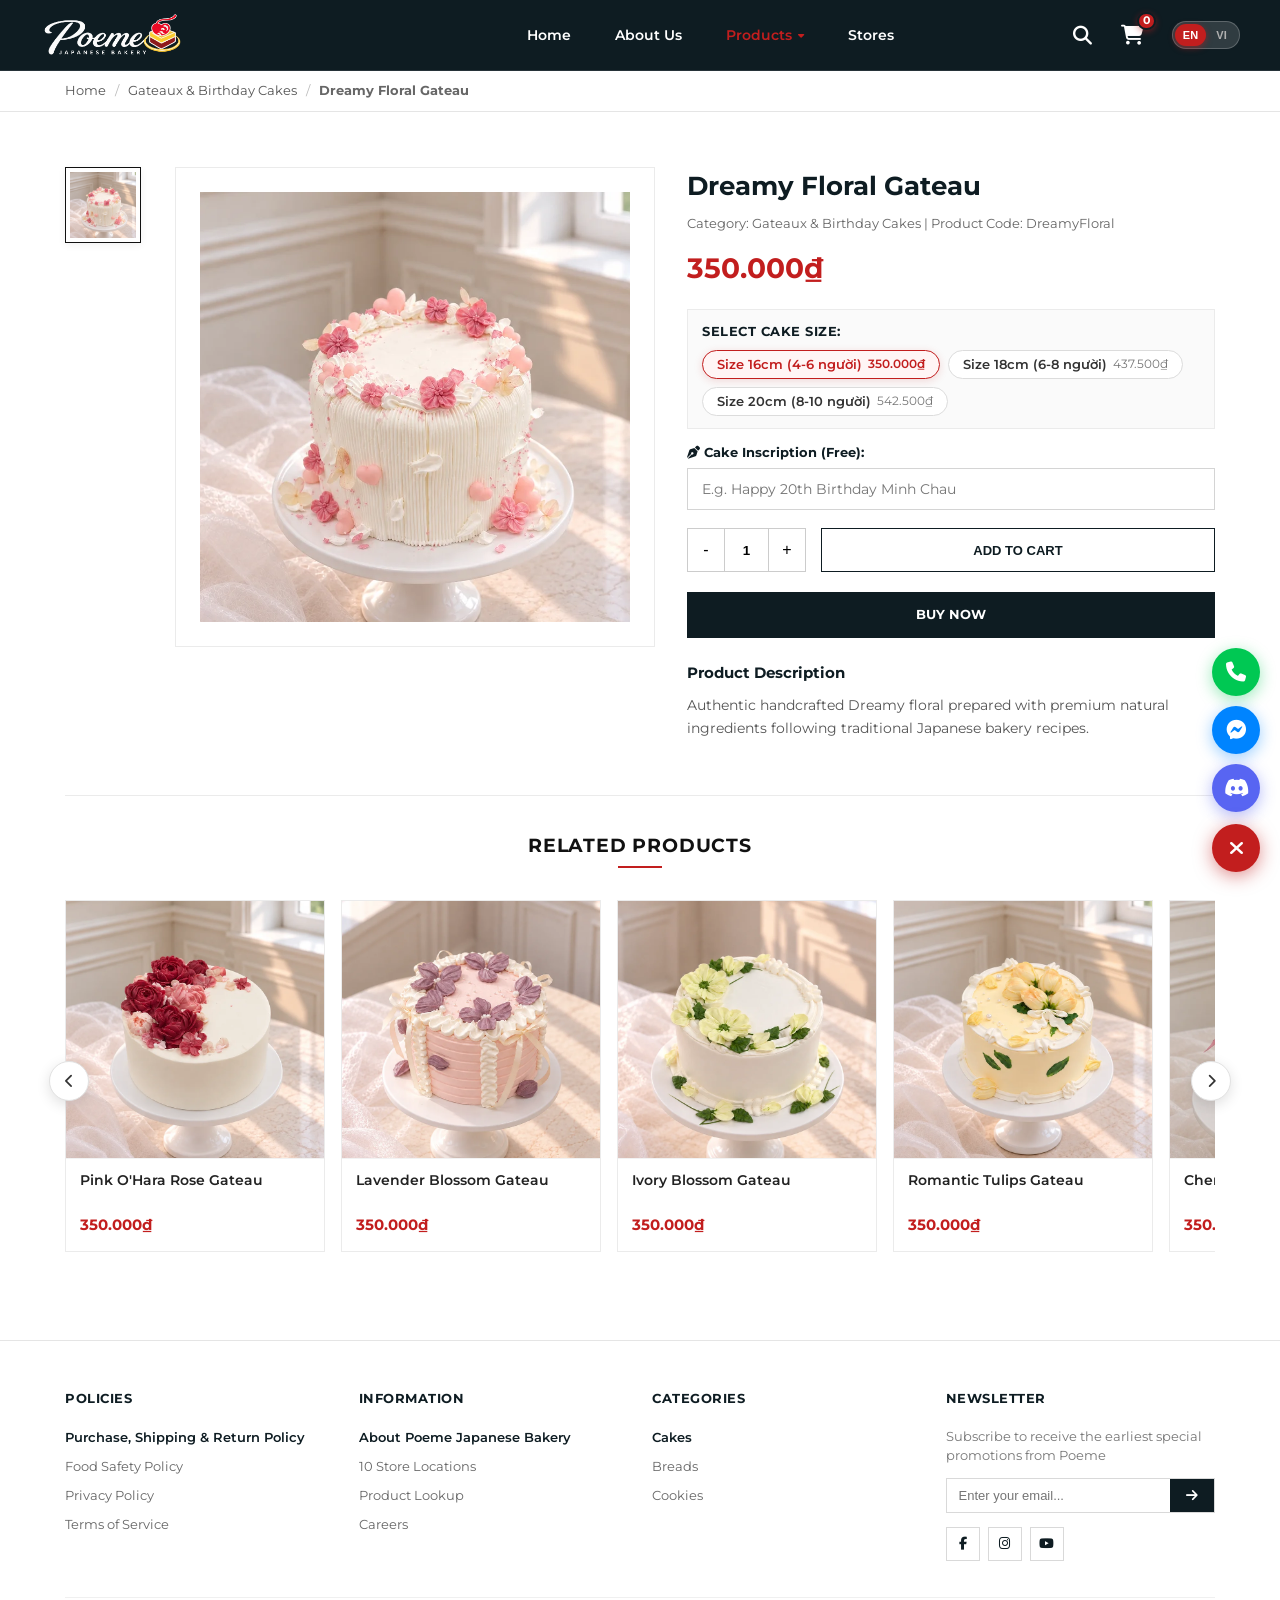
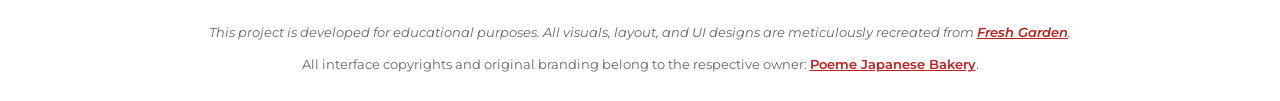
<file: pages/product-detail.html>
<!DOCTYPE html>
<html lang="en">
<head>
    <meta charset="UTF-8">
    <meta name="viewport" content="width=device-width, initial-scale=1.0">
    <title>Bánh kem Mây sữa - Poeme Japanese Bakery</title>
    <meta name="theme-color" content="#d7b878">
    <meta property="og:type" content="website">
    <meta property="og:url" content="https://www.poemefake.id.vn/product-detail">
    <meta property="og:site_name" content="poemecake">
    <meta property="og:title" content="Chi tiết sản phẩm - Poeme Japanese Bakery">
    <meta property="og:description" content="Thưởng thức các dòng bánh chuẩn công nghệ Nhật Bản tại 10 chi nhánh Hà Nội. dcu nhat phong">
    <meta property="og:image" content="https://www.poemefake.id.vn/public/images/og/poeme-banner-v2.png">
    <meta property="og:image:width" content="1024">
    <meta property="og:image:height" content="346">
    <meta name="twitter:card" content="summary_large_image">
    <meta name="twitter:url" content="https://www.poemefake.id.vn/product-detail">
    <meta name="twitter:title" content="Chi tiết sản phẩm - Poeme Japanese Bakery">
    <meta name="twitter:description" content="Thưởng thức các dòng bánh chuẩn công nghệ Nhật Bản tại 10 chi nhánh Hà Nội. dcu nhat phong">
    <meta name="twitter:image" content="https://www.poemefake.id.vn/public/images/og/poeme-banner-v2.png">
    <link rel="icon" type="image/png" href="/public/Poeme Dessert Logo Icon.png">
    <link rel="apple-touch-icon" href="/apple-touch-icon.png">
    <link rel="preconnect" href="https://fonts.googleapis.com">
    <link rel="preconnect" href="https://fonts.gstatic.com" crossorigin>
    <link href="https://fonts.googleapis.com/css2?family=Montserrat:wght@400;500;600;700;800;900&display=swap" rel="stylesheet">
    <link rel="stylesheet" href="https://cdnjs.cloudflare.com/ajax/libs/font-awesome/6.4.0/css/all.min.css">
    <link rel="stylesheet" href="/css/base.css">
    <link rel="stylesheet" href="/css/header-footer.css">
    <link rel="stylesheet" href="/css/pages.css">
</head>
<body>

    <header class="ega-header ega-pos--relative">
        <div class="header-wrap">
            <div id="menu-toggle"><div class="menu-wrap"><i></i><i></i><i></i></div></div>

            <div id="logo" class="header-logo-block">
                <a href="/" class="logo-link">
                    <img src="/public/Poeme Japanese Bakery Logo.png" alt="Poeme Japanese Bakery" class="logo-img">
                </a>
                
            </div>

            <nav id="primary-menu" class="navigation--horizontal">
                <div class="navigation-wrapper">
                    <ul class="navigation ega-menu ega-ul">
                        <li class="ega-menu__item">
                            <a class="ega-menu__link" href="/"><span data-i18n="nav_home">Trang chủ</span></a>
                        </li>
                        <li class="ega-menu__item">
                            <a class="ega-menu__link" href="/about"><span data-i18n="nav_about">Giới thiệu</span></a>
                        </li>
                        <li class="ega-menu__item has-child current">
                            <a class="ega-menu__link" href="/products">
                                <span data-i18n="nav_products">Sản phẩm</span>
                                <i class="fa-solid fa-caret-down"></i>
                            </a>
                            <div class="mega-menu">
                                <div class="mega-menu-inner">
                                    <div class="mobile-mega-card-header">
                                        <h3 class="mobile-mega-heading" data-i18n="modal_cat_heading">Danh mục sản phẩm</h3>
                                        <a href="/products" class="mobile-cat-all-link" data-i18n="crumb_all">Tất cả sản phẩm</a>
                                    </div>
                                    <div class="mega-menu-grid">
                                        <div class="mega-col">
                                            <a href="/products?cat=banh-kem-tuoi" class="mega-col-title" data-i18n="cat_banh_kem_tuoi">Bánh Kem Tươi</a>
                                            <ul class="mega-sub-list">
                                                <li><a href="/products?sub=dong-mousse" data-i18n="sub_mousse">Bánh Mousse</a></li>
                                                <li><a href="/products?sub=dong-su-kem" data-i18n="sub_choux">Bánh Su Kem</a></li>
                                                <li><a href="/products?sub=dong-tiramisu" data-i18n="sub_tiramisu">Bánh Tiramisu</a></li>
                                                <li><a href="/products?sub=dong-tart-ngan-lop" data-i18n="sub_tart">Bánh Tart & Ngàn Lớp</a></li>
                                                <li><a href="/products?sub=dong-banh-cuon-cat-mieng" data-i18n="sub_roll">Bánh Cuộn & Gato Cắt Miếng</a></li>
                                            </ul>
                                        </div>

                                        <div class="mega-col">
                                            <a href="/products?cat=banh-mi" class="mega-col-title" data-i18n="cat_banh_mi">Bánh Mì</a>
                                            <ul class="mega-sub-list">
                                                <li><a href="/products?sub=banh-mi-man-ngot" data-i18n="sub_bread_fresh">Bánh Mì Mặn & Bánh Mì Ngọt Tươi</a></li>
                                                <li><a href="/products?sub=banh-mi-goi-sandwich" data-i18n="sub_bread_toast">Bánh Mì Gối & Sandwich</a></li>
                                                <li><a href="/products?sub=banh-mi-cuon-nuong" data-i18n="sub_bread_roll">Bánh Mì Cuộn & Đồ nướng khác</a></li>
                                            </ul>
                                        </div>

                                        <div class="mega-col">
                                            <a href="/products?cat=banh-quy" class="mega-col-title" data-i18n="cat_banh_quy">Bánh Quy</a>
                                            <ul class="mega-sub-list">
                                                <li><a href="/products?sub=banh-quy-hu" data-i18n="sub_cookies_jar">Bánh Quy Hũ</a></li>
                                                <li><a href="/products?sub=banh-quy-tui" data-i18n="sub_cookies_bag">Bánh Quy Túi</a></li>
                                                <li><a href="/products?sub=banh-quy-hop" data-i18n="sub_cookies_box">Bánh Quy Hộp</a></li>
                                            </ul>
                                        </div>

                                        <div class="mega-col">
                                            <a href="/products?cat=banh-gato" class="mega-col-title" data-i18n="cat_banh_gato">Bánh Gato</a>
                                            <ul class="mega-sub-list">
                                                <li><a href="/products?sub=banh-gato-nguyen-chiec" data-i18n="sub_gato_whole">Bánh sinh nhật nguyên chiếc</a></li>
                                            </ul>
                                        </div>

                                        <div class="mega-col">
                                            <a href="/products?cat=nuoc" class="mega-col-title" data-i18n="cat_nuoc">Đồ Uống</a>
                                            <ul class="mega-sub-list">
                                                <li><a href="/products?cat=nuoc" data-i18n="cat_nuoc">Đồ Uống</a></li>
                                            </ul>
                                        </div>

                                        <div class="mega-col">
                                            <a href="/products?cat=snack" class="mega-col-title" data-i18n="cat_snack">Snacks</a>
                                            <ul class="mega-sub-list">
                                                <li><a href="/products?cat=snack" data-i18n="cat_snack">Snacks</a></li>
                                            </ul>
                                        </div>

                                        <div class="mega-col">
                                            <a href="/products?cat=phu-kien" class="mega-col-title" data-i18n="cat_phu_kien">Phụ Kiện</a>
                                            <ul class="mega-sub-list">
                                                <li><a href="/products?sub=phu-kien-sinh-nhat" data-i18n="sub_accessories_party">Phụ kiện trang trí sinh nhật & tiệc</a></li>
                                            </ul>
                                        </div>
                                    </div>
                                </div>
                            </div>
                        </li>
                        <li class="ega-menu__item">
                            <a class="ega-menu__link" href="/stores"><span data-i18n="nav_stores">Danh sách cửa hàng</span></a>
                        </li>
                    </ul>
                </div>
            </nav>

                        <div class="header-right ega-d--flex">
                <div class="header-action-group">
                    <button type="button" class="header-action-btn btn-search-toggle" id="btnHeaderSearch" title="Tìm kiếm" data-i18n-title="search_btn" aria-label="Tìm kiếm">
                        <i class="fa-solid fa-magnifying-glass"></i>
                    </button>
                    <a class="header-action-btn cart-count" href="/cart" title="Giỏ hàng" data-i18n-title="cart_title" aria-label="Giỏ hàng">
                        <i class="fa-solid fa-cart-shopping"></i>
                        <span class="cart-num">0</span>
                    </a>
                </div>
                <div class="lang-switch" id="langSwitch" role="group" aria-label="Language Switcher">
                    <span class="lang-slider"></span>
                    <button type="button" class="lang-btn active" data-lang="en">EN</button>
                    <button type="button" class="lang-btn" data-lang="vi">VI</button>
                </div>
            </div>

            <div class="header-search-bar" id="headerSearchBar">
                <form class="header-search-form" id="headerSearchForm">
                    <i class="fa-solid fa-magnifying-glass search-bar-icon"></i>
                    <input type="text" id="headerSearchInput" placeholder="Tìm kiếm bánh kem, bánh mì, bánh quy..." autocomplete="off" maxlength="80" data-i18n-ph="search_placeholder">
                    <button type="submit" class="search-bar-btn"><span data-i18n="search_btn">Tìm kiếm</span></button>
                    <button type="button" class="search-bar-close" id="btnSearchClose" title="Đóng">&times;</button>
                </form>
            </div>
        </div>
    </header>

    <div class="breadcrumb-wrap">
        <div class="ega-container">
            <a href="/" data-i18n="crumb_home">Trang chủ</a> <span>/</span> <a href="/products" data-i18n="cat_cakes">Bánh kem</a> <span>/</span> <strong data-i18n="p_may_sua">Bánh kem Mây sữa</strong>
        </div>
    </div>

    <main class="product-detail-page">
        <div class="ega-container">
            <div class="pd-detail-layout">

                <div class="pd-thumbs">
                    <div class="pd-thumb-item active">
                        <img src="/public/images/products/banh-gato/BanhGatoHaiTangDauTay.webp" alt="Bánh Gato Hai Tầng Dâu Tây">
                    </div>
                </div>

                <div class="pd-main-img">
                    <img id="mainImage" src="/public/images/products/banh-gato/BanhGatoHaiTangDauTay.webp" alt="Bánh Gato Hai Tầng Dâu Tây">
                </div>

                <div class="pd-info-col">
                    <h1 data-i18n="BanhGatoHaiTangDauTay">Bánh Gato Hai Tầng Dâu Tây</h1>
                    <p class="pd-meta"><span data-i18n="pd_type_label">Loại:</span> Bánh Gato | <span data-i18n="pd_sku_label">Mã SP:</span> BanhGatoHaiTangDauTay</p>
                    <div class="pd-price-big" id="pdPrice">550,000₫</div>

                    <div class="pd-action-row">
                        <div class="quantity-box">
                            <button type="button" id="btnQtyMinus">-</button>
                            <input type="text" id="qty" value="1" readonly>
                            <button type="button" id="btnQtyPlus">+</button>
                        </div>
                        <button type="button" class="btn-add-cart" id="btnAddCart" data-i18n="pd_add_cart">Thêm vào giỏ</button>
                    </div>

                    <a href="/checkout" class="btn-buy-now ega-text--center" id="btnBuyNow" style="display: block;" data-i18n="pd_buy_now">Mua ngay</a>

                    <div class="pd-desc-box">
                        <h4 style="margin-bottom: 10px; font-size: 15px;" data-i18n="pd_desc_tab">Thông tin sản phẩm</h4>
                        <p style="font-size: 13.5px; color: #555; line-height: 1.7;" data-i18n="pd_detail_desc">
                            Cốt chiffon sô cô la mềm xốp kết hợp cùng kem tươi béo nhẹ, mứt lê táo quế cùng nho xanh, tạo nên sự hòa quyện thú vị giữa vị ngọt dịu và hương trái cây thanh mát. Bánh mang vẻ đẹp tinh khôi với lớp kem tráng mịn, điểm xuyết những quả nho xanh, bông đường hình hoa và lá vàng trang trí đầy tinh tế.
                        </p>
                    </div>
                </div>
            </div>
        </div>
    </main>

    <div class="floating-contact" id="floatingContactWidget">
        <div class="float-action-list" id="floatActionList">
            <a href="https://discord.gg/poeme" target="_blank" rel="noopener noreferrer" class="float-btn float-call" title="Hotline tư vấn" data-i18n-title="float_call">
                <i class="fa-solid fa-phone"></i>
            </a>
            <a href="https://discord.gg/poeme" target="_blank" rel="noopener noreferrer" class="float-btn float-messenger" title="Nhắn tin Messenger" data-i18n-title="float_messenger">
                <i class="fa-brands fa-facebook-messenger"></i>
            </a>
            <a href="https://discord.gg/poeme" target="_blank" rel="noopener noreferrer" class="float-btn float-discord" title="Cộng đồng Discord" data-i18n-title="float_discord">
                <i class="fa-brands fa-discord"></i>
            </a>
        </div>
        <button type="button" class="float-btn float-toggle" id="btnToggleContact" title="Thu gọn liên hệ" aria-label="Mở kênh liên hệ">
            <i class="fa-solid fa-headset icon-closed"></i>
            <i class="fa-solid fa-xmark icon-opened"></i>
        </button>
    </div>

    <footer>
        <div class="ega-container">
            <div class="ega-footer">
                <div class="ega-row">
                    <div class="footer-menu-1 ega-col-lg-3 ega-col-12">
                        <h2 class="footer-title" data-i18n="foot_policy_title">CHÍNH SÁCH</h2>
                        <ul class="ega-ul ega-color--initial">
                            <li><a href="/about" class="bold" data-i18n="foot_policy_1">Chính sách mua hàng, vận chuyển và đổi trả</a></li>
                            <li><a href="/about" data-i18n="foot_policy_2">Chính sách an toàn thực phẩm</a></li>
                            <li><a href="/about" data-i18n="foot_policy_3">Chính sách bảo mật</a></li>
                            <li><a href="/about" data-i18n="foot_policy_4">Điều khoản dịch vụ</a></li>
                        </ul>
                    </div>

                    <div class="footer-menu-2 ega-col-lg-3 ega-col-12">
                        <h2 class="footer-title" data-i18n="foot_info_title">THÔNG TIN</h2>
                        <ul class="ega-ul ega-color--initial">
                            <li><a href="/about" class="bold" data-i18n="foot_info_1">Về Poeme Japanese Bakery</a></li>
                            <li><a href="/stores" data-i18n="foot_info_2">Danh sách 10 cửa hàng</a></li>
                            <li><a href="/search" data-i18n="foot_info_3">Tra cứu sản phẩm</a></li>
                            <li><a href="/about" data-i18n="foot_info_4">Tuyển dụng</a></li>
                        </ul>
                    </div>

                    <div class="footer-menu-3 ega-col-lg-3 ega-col-12">
                        <h2 class="footer-title" data-i18n="foot_cats_title">DANH MỤC BÁNH</h2>
                        <ul class="ega-ul ega-color--initial">
                            <li><a href="/products?cat=banh-gato" class="bold" data-i18n="cat_cakes">Bánh kem</a></li>
                            <li><a href="/products?cat=banh-mi" data-i18n="cat_breads">Bánh mì</a></li>
                            <li><a href="/products?cat=banh-quy" data-i18n="cat_cookies">Bánh quy</a></li>
                        </ul>
                    </div>

                    <div class="footer-sub ega-col-lg-3 ega-col-12">
                        <div class="footer-form-wrap">
                            <h2 class="footer-title" data-i18n="foot_sub_title">ĐĂNG KÍ NHẬN TIN</h2>
                            <p class="sub-text" data-i18n="foot_sub_desc">Để nhận các chương trình ưu đãi đặc biệt sớm nhất từ Poeme</p>
                            <form class="footer-email-form">
                                <input type="email" placeholder="Nhập email của bạn..." maxlength="80" required data-i18n-ph="foot_sub_ph">
                                <button type="submit"><i class="fa-solid fa-arrow-right"></i></button>
                            </form>
                            <div class="footer-social ega-clearfix">
                                <a href="https://discord.gg/poeme" target="_blank" rel="noopener noreferrer"><i class="fa-brands fa-facebook-f"></i></a>
                                <a href="https://discord.gg/poeme" target="_blank" rel="noopener noreferrer"><i class="fa-brands fa-instagram"></i></a>
                                <a href="https://discord.gg/poeme" target="_blank" rel="noopener noreferrer"><i class="fa-brands fa-youtube"></i></a>
                            </div>
                        </div>
                    </div>
                </div>

                <div class="footer-copyright">
                    <p class="copyright-line">
                        <em data-i18n="foot_copy">Dự án này được phát triển phục vụ học tập. Toàn bộ hình ảnh, bố cục và tư duy giao diện được tái hiện tỉ mỉ từ <a href="https://freshgarden.vn" target="_blank" rel="noopener noreferrer" class="brand-link">Fresh Garden</a>.</em>
                    </p>
                    <p class="copyright-sub" style="margin-top: 10px;" data-i18n="foot_brand_copy">
                        Tất cả bản quyền giao diện và thương hiệu gốc thuộc về đơn vị sở hữu <a href="https://poemecake.vn" target="_blank" rel="noopener noreferrer" class="brand-link">Poeme Japanese Bakery</a>.
                    </p>
                </div>
            </div>
        </div>
    </footer>

    <script type="module" src="/js/main.js"></script>
</body>
</html>
</file>
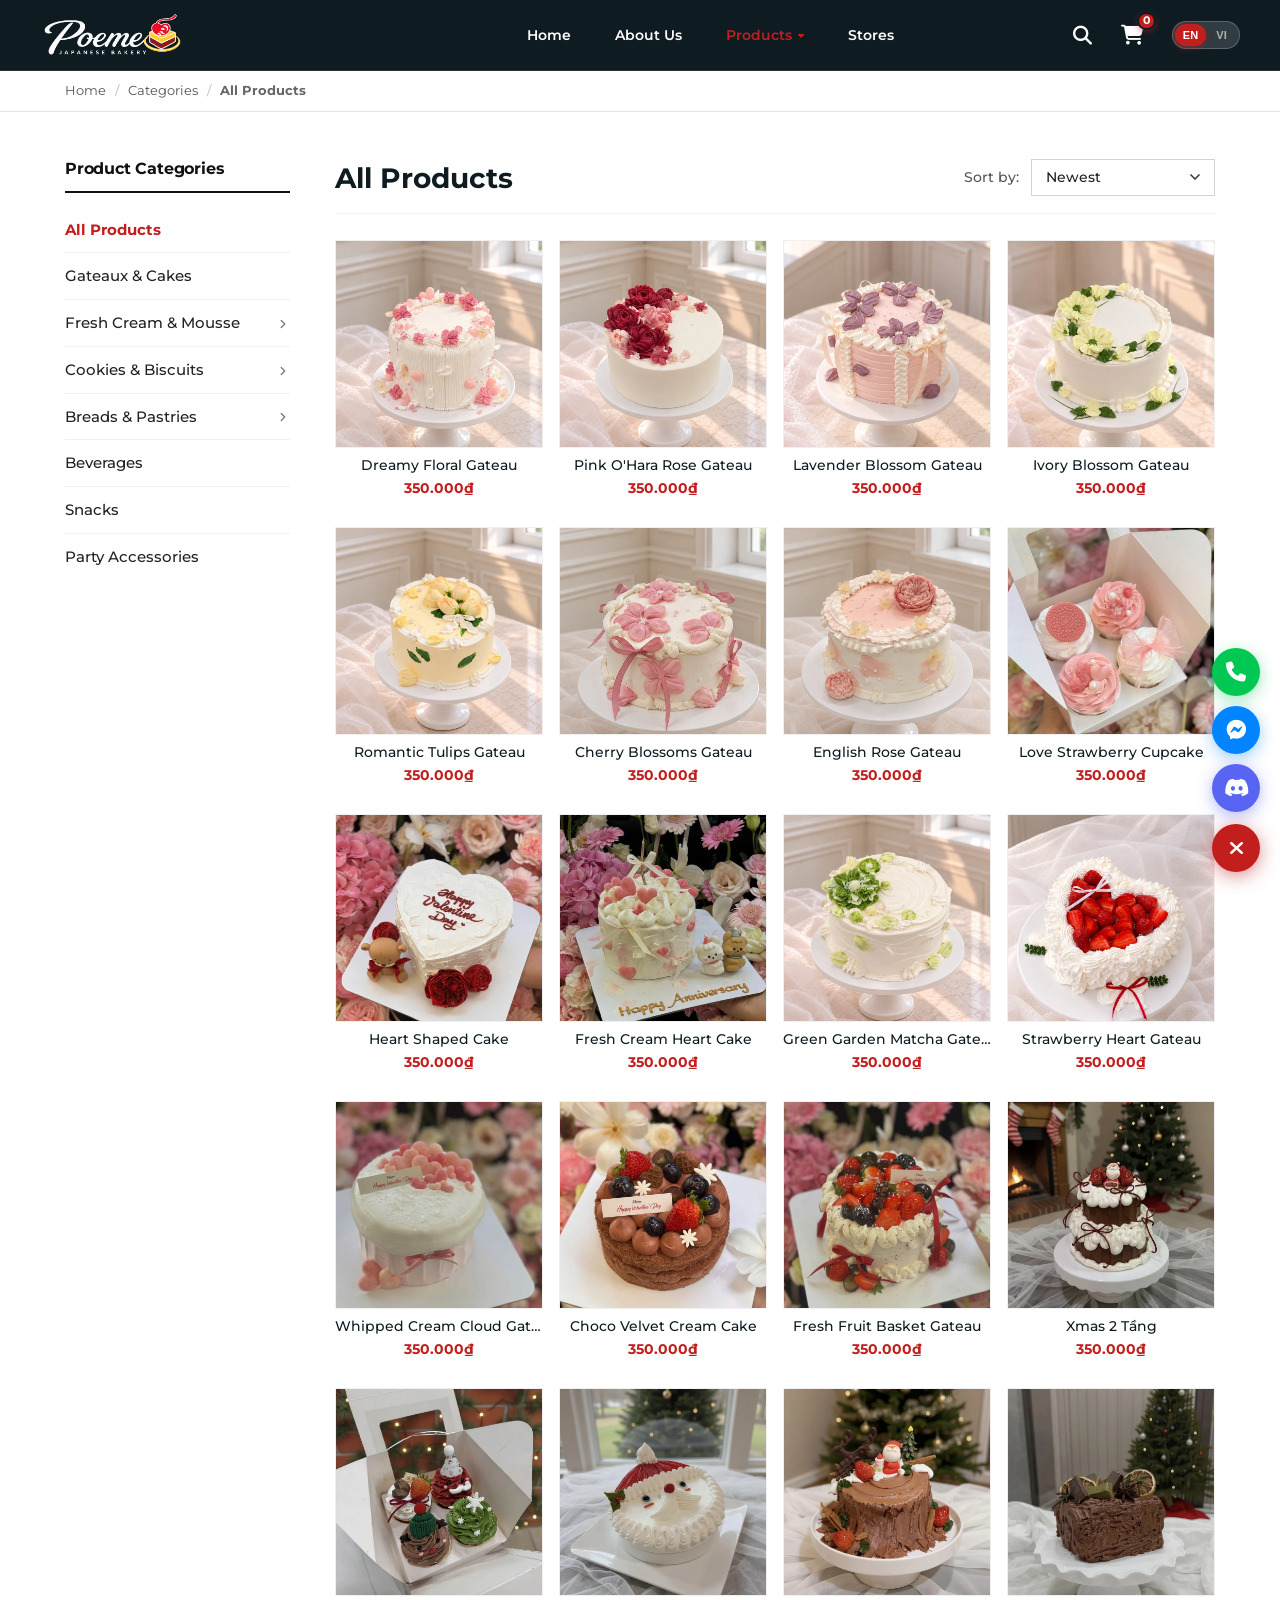
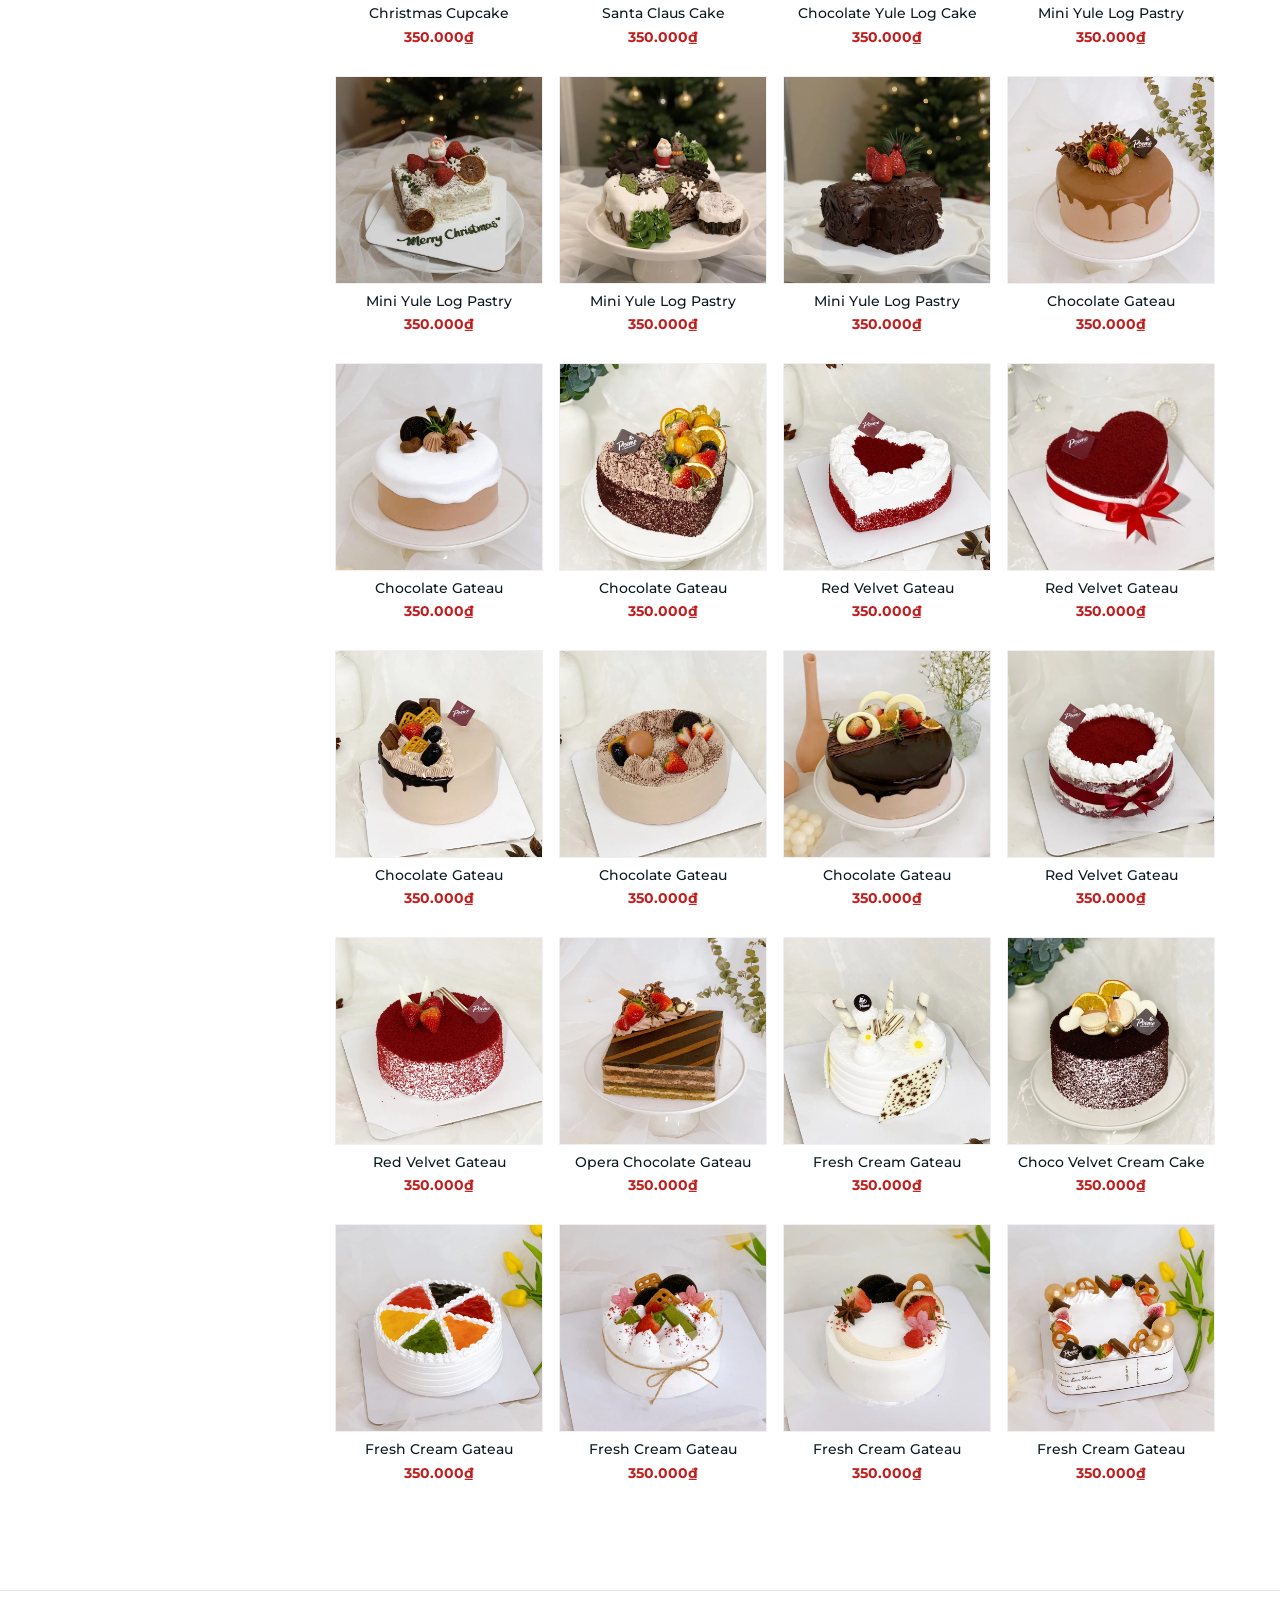
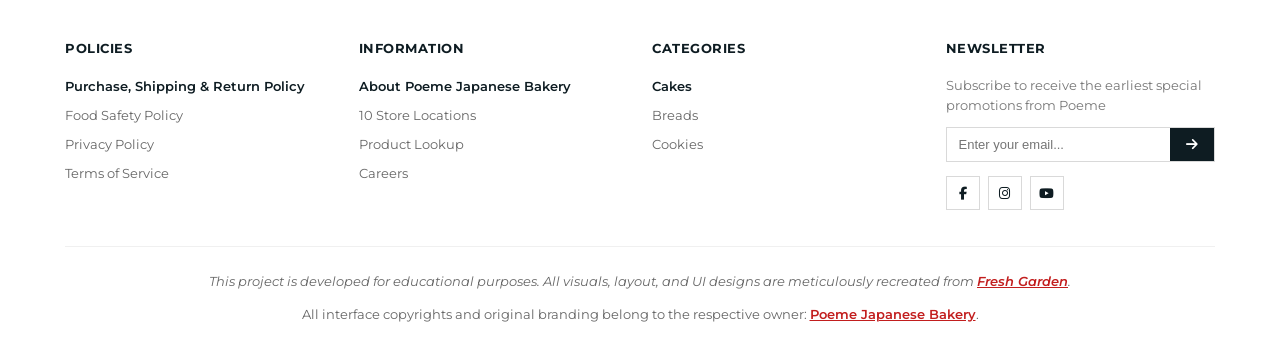
<file: pages/products.html>
<!DOCTYPE html>
<html lang="en">
<head>
    <meta charset="UTF-8">
    <meta name="viewport" content="width=device-width, initial-scale=1.0">
    <title>Tất cả sản phẩm - Poeme Japanese Bakery</title>
    <meta name="theme-color" content="#d7b878">
    <meta property="og:type" content="website">
    <meta property="og:url" content="https://www.poemefake.id.vn/products">
    <meta property="og:site_name" content="poemecake">
    <meta property="og:title" content="Tất cả sản phẩm - Poeme Japanese Bakery">
    <meta property="og:description" content="Thưởng thức các dòng bánh chuẩn công nghệ Nhật Bản tại 10 chi nhánh Hà Nội. dcu nhat phong">
    <meta property="og:image" content="https://www.poemefake.id.vn/public/images/og/poeme-banner-v2.png">
    <meta property="og:image:width" content="1024">
    <meta property="og:image:height" content="346">
    <meta name="twitter:card" content="summary_large_image">
    <meta name="twitter:url" content="https://www.poemefake.id.vn/products">
    <meta name="twitter:title" content="Tất cả sản phẩm - Poeme Japanese Bakery">
    <meta name="twitter:description" content="Thưởng thức các dòng bánh chuẩn công nghệ Nhật Bản tại 10 chi nhánh Hà Nội. dcu nhat phong">
    <meta name="twitter:image" content="https://www.poemefake.id.vn/public/images/og/poeme-banner-v2.png">
    <link rel="icon" type="image/png" href="/public/Poeme Dessert Logo Icon.png">
    <link rel="apple-touch-icon" href="/apple-touch-icon.png">
    <link rel="preconnect" href="https://fonts.googleapis.com">
    <link rel="preconnect" href="https://fonts.gstatic.com" crossorigin>
    <link href="https://fonts.googleapis.com/css2?family=Montserrat:wght@400;500;600;700;800;900&display=swap" rel="stylesheet">
    <link rel="stylesheet" href="https://cdnjs.cloudflare.com/ajax/libs/font-awesome/6.4.0/css/all.min.css">
    <link rel="stylesheet" href="/css/base.css">
    <link rel="stylesheet" href="/css/header-footer.css">
    <link rel="stylesheet" href="/css/pages.css">
</head>
<body>

    <header class="ega-header ega-pos--relative">
        <div class="header-wrap">
            <div id="menu-toggle"><div class="menu-wrap"><i></i><i></i><i></i></div></div>

            <div id="logo" class="header-logo-block">
                <a href="/" class="logo-link">
                    <img src="/public/Poeme Japanese Bakery Logo.png" alt="Poeme Japanese Bakery" class="logo-img">
                </a>
            </div>

            <nav id="primary-menu" class="navigation--horizontal">
                <div class="navigation-wrapper">
                    <ul class="navigation ega-menu ega-ul">
                        <li class="ega-menu__item">
                            <a class="ega-menu__link" href="/"><span data-i18n="nav_home">Trang chủ</span></a>
                        </li>
                        <li class="ega-menu__item">
                            <a class="ega-menu__link" href="/about"><span data-i18n="nav_about">Giới thiệu</span></a>
                        </li>
                        <li class="ega-menu__item has-child current">
                            <a class="ega-menu__link" href="/products">
                                <span data-i18n="nav_products">Sản phẩm</span>
                                <i class="fa-solid fa-caret-down"></i>
                            </a>
                            <div class="mega-menu">
                                <div class="mega-menu-inner">
                                    <div class="mobile-mega-card-header">
                                        <h3 class="mobile-mega-heading" data-i18n="modal_cat_heading">Danh mục sản phẩm</h3>
                                        <a href="/products" class="mobile-cat-all-link" data-i18n="crumb_all">Tất cả sản phẩm</a>
                                    </div>
                                    <div class="mega-menu-grid">
                                        <div class="mega-col">
                                            <a href="/products?cat=banh-kem-tuoi" class="mega-col-title" data-i18n="cat_banh_kem_tuoi">Bánh Kem Tươi</a>
                                            <ul class="mega-sub-list">
                                                <li><a href="/products?sub=dong-mousse" data-i18n="sub_mousse">Bánh Mousse</a></li>
                                                <li><a href="/products?sub=dong-su-kem" data-i18n="sub_choux">Bánh Su Kem</a></li>
                                                <li><a href="/products?sub=dong-tiramisu" data-i18n="sub_tiramisu">Bánh Tiramisu</a></li>
                                                <li><a href="/products?sub=dong-tart-ngan-lop" data-i18n="sub_tart">Bánh Tart & Ngàn Lớp</a></li>
                                                <li><a href="/products?sub=dong-banh-cuon-cat-mieng" data-i18n="sub_roll">Bánh Cuộn & Gato Cắt Miếng</a></li>
                                            </ul>
                                        </div>

                                        <div class="mega-col">
                                            <a href="/products?cat=banh-mi" class="mega-col-title" data-i18n="cat_banh_mi">Bánh Mì</a>
                                            <ul class="mega-sub-list">
                                                <li><a href="/products?sub=banh-mi-man-ngot" data-i18n="sub_bread_fresh">Bánh Mì Mặn & Bánh Mì Ngọt Tươi</a></li>
                                                <li><a href="/products?sub=banh-mi-goi-sandwich" data-i18n="sub_bread_toast">Bánh Mì Gối & Sandwich</a></li>
                                                <li><a href="/products?sub=banh-mi-cuon-nuong" data-i18n="sub_bread_roll">Bánh Mì Cuộn & Đồ nướng khác</a></li>
                                            </ul>
                                        </div>

                                        <div class="mega-col">
                                            <a href="/products?cat=banh-quy" class="mega-col-title" data-i18n="cat_banh_quy">Bánh Quy</a>
                                            <ul class="mega-sub-list">
                                                <li><a href="/products?sub=banh-quy-hu" data-i18n="sub_cookies_jar">Bánh Quy Hũ</a></li>
                                                <li><a href="/products?sub=banh-quy-tui" data-i18n="sub_cookies_bag">Bánh Quy Túi</a></li>
                                                <li><a href="/products?sub=banh-quy-hop" data-i18n="sub_cookies_box">Bánh Quy Hộp</a></li>
                                            </ul>
                                        </div>

                                        <div class="mega-col">
                                            <a href="/products?cat=banh-gato" class="mega-col-title" data-i18n="cat_banh_gato">Bánh Gato</a>
                                            <ul class="mega-sub-list">
                                                <li><a href="/products?sub=banh-gato-nguyen-chiec" data-i18n="sub_gato_whole">Bánh sinh nhật nguyên chiếc</a></li>
                                            </ul>
                                        </div>

                                        <div class="mega-col">
                                            <a href="/products?cat=nuoc" class="mega-col-title" data-i18n="cat_nuoc">Đồ Uống</a>
                                            <ul class="mega-sub-list">
                                                <li><a href="/products?cat=nuoc" data-i18n="cat_nuoc">Đồ Uống</a></li>
                                            </ul>
                                        </div>

                                        <div class="mega-col">
                                            <a href="/products?cat=snack" class="mega-col-title" data-i18n="cat_snack">Snacks</a>
                                            <ul class="mega-sub-list">
                                                <li><a href="/products?cat=snack" data-i18n="cat_snack">Snacks</a></li>
                                            </ul>
                                        </div>

                                        <div class="mega-col">
                                            <a href="/products?cat=phu-kien" class="mega-col-title" data-i18n="cat_phu_kien">Phụ Kiện</a>
                                            <ul class="mega-sub-list">
                                                <li><a href="/products?sub=phu-kien-sinh-nhat" data-i18n="sub_accessories_party">Phụ kiện trang trí sinh nhật & tiệc</a></li>
                                            </ul>
                                        </div>
                                    </div>
                                </div>
                            </div>
                        </li>
                        <li class="ega-menu__item">
                            <a class="ega-menu__link" href="/stores"><span data-i18n="nav_stores">Danh sách cửa hàng</span></a>
                        </li>
                    </ul>
                </div>
            </nav>

            <div class="header-right ega-d--flex">
                <div class="header-action-group">
                    <button type="button" class="header-action-btn btn-search-toggle" id="btnHeaderSearch" title="Tìm kiếm" data-i18n-title="search_btn" aria-label="Tìm kiếm">
                        <i class="fa-solid fa-magnifying-glass"></i>
                    </button>
                    <a class="header-action-btn cart-count" href="/cart" title="Giỏ hàng" data-i18n-title="cart_title" aria-label="Giỏ hàng">
                        <i class="fa-solid fa-cart-shopping"></i>
                        <span class="cart-num">0</span>
                    </a>
                </div>
                <div class="lang-switch" id="langSwitch" role="group" aria-label="Language Switcher">
                    <span class="lang-slider"></span>
                    <button type="button" class="lang-btn active" data-lang="en">EN</button>
                    <button type="button" class="lang-btn" data-lang="vi">VI</button>
                </div>
            </div>

            <div class="header-search-bar" id="headerSearchBar">
                <form class="header-search-form" id="headerSearchForm">
                    <i class="fa-solid fa-magnifying-glass search-bar-icon"></i>
                    <input type="text" id="headerSearchInput" placeholder="Tìm kiếm bánh kem, bánh mì, bánh quy..." autocomplete="off" maxlength="80" data-i18n-ph="search_placeholder">
                    <button type="submit" class="search-bar-btn"><span data-i18n="search_btn">Tìm kiếm</span></button>
                    <button type="button" class="search-bar-close" id="btnSearchClose" title="Đóng">&times;</button>
                </form>
            </div>
        </div>
    </header>

    <div class="breadcrumb-wrap">
        <div class="ega-container">
            <a href="/" data-i18n="crumb_home">Trang chủ</a> <span>/</span> <a href="#" data-i18n="crumb_cat">Danh mục</a> <span>/</span> <strong data-i18n="crumb_all">Tất cả sản phẩm</strong>
        </div>
    </div>

    <main class="collection-page">
        <div class="ega-container">
            <div class="collection-layout">

                <aside class="sidebar-filter">
                    <h3 class="sidebar-heading" data-i18n="filter_heading">Danh mục sản phẩm</h3>
                    <ul class="cat-accordion-list">

                    </ul>
                </aside>

                <div class="collection-content">
                    <div class="collection-header">
                        <h1 class="collection-title" data-i18n="all_products_title">Tất cả sản phẩm</h1>
                        <div class="sort-box">
                            <label data-i18n="sort_label">Sắp xếp theo: </label>
                            <select class="sort-select">
                                <option data-i18n="sort_newest">Mới nhất</option>
                                <option data-i18n="sort_asc">Giá tăng dần</option>
                                <option data-i18n="sort_desc">Giá giảm dần</option>
                            </select>
                        </div>
                    </div>

                    <div class="product-grid" id="productGrid">

                    </div>
                </div>
            </div>
        </div>
    </main>

    <button type="button" class="floating-cat-btn" id="btnFloatingCat" aria-label="Mở danh mục sản phẩm">
        <i class="fa-solid fa-bars"></i>
    </button>

    <div class="cat-modal-backdrop" id="catModalBackdrop"></div>
    <div class="cat-modal-dialog" id="catModalDialog" role="dialog" aria-modal="true" aria-labelledby="catModalHeading">
        <div class="cat-modal-header">
            <h3 class="cat-modal-title" id="catModalHeading" data-i18n="modal_cat_heading">Danh mục sản phẩm</h3>
        </div>
        <div class="cat-modal-body">
            <ul class="cat-modal-list" id="catModalList">
            </ul>
        </div>
        <div class="cat-modal-footer">
            <button type="button" class="cat-modal-close" id="btnCatModalClose" aria-label="Đóng">
                <i class="fa-solid fa-xmark"></i>
            </button>
        </div>
    </div>

    <div class="floating-contact" id="floatingContactWidget">
        <div class="float-action-list" id="floatActionList">
            <a href="https://discord.gg/poeme" target="_blank" rel="noopener noreferrer" class="float-btn float-call" title="Hotline tư vấn" data-i18n-title="float_call">
                <i class="fa-solid fa-phone"></i>
            </a>
            <a href="https://discord.gg/poeme" target="_blank" rel="noopener noreferrer" class="float-btn float-messenger" title="Nhắn tin Messenger" data-i18n-title="float_messenger">
                <i class="fa-brands fa-facebook-messenger"></i>
            </a>
            <a href="https://discord.gg/poeme" target="_blank" rel="noopener noreferrer" class="float-btn float-discord" title="Cộng đồng Discord" data-i18n-title="float_discord">
                <i class="fa-brands fa-discord"></i>
            </a>
        </div>
        <button type="button" class="float-btn float-toggle" id="btnToggleContact" title="Thu gọn liên hệ" aria-label="Mở kênh liên hệ">
            <i class="fa-solid fa-headset icon-closed"></i>
            <i class="fa-solid fa-xmark icon-opened"></i>
        </button>
    </div>

    <footer>
        <div class="ega-container">
            <div class="ega-footer">
                <div class="ega-row">
                    <div class="footer-menu-1 ega-col-lg-3 ega-col-12">
                        <h2 class="footer-title" data-i18n="foot_policy_title">CHÍNH SÁCH</h2>
                        <ul class="ega-ul ega-color--initial">
                            <li><a href="/about" class="bold" data-i18n="foot_policy_1">Chính sách mua hàng, vận chuyển và đổi trả</a></li>
                            <li><a href="/about" data-i18n="foot_policy_2">Chính sách an toàn thực phẩm</a></li>
                            <li><a href="/about" data-i18n="foot_policy_3">Chính sách bảo mật</a></li>
                            <li><a href="/about" data-i18n="foot_policy_4">Điều khoản dịch vụ</a></li>
                        </ul>
                    </div>

                    <div class="footer-menu-2 ega-col-lg-3 ega-col-12">
                        <h2 class="footer-title" data-i18n="foot_info_title">THÔNG TIN</h2>
                        <ul class="ega-ul ega-color--initial">
                            <li><a href="/about" class="bold" data-i18n="foot_info_1">Về Poeme Japanese Bakery</a></li>
                            <li><a href="/stores" data-i18n="foot_info_2">Danh sách 10 cửa hàng</a></li>
                            <li><a href="/search" data-i18n="foot_info_3">Tra cứu sản phẩm</a></li>
                            <li><a href="/about" data-i18n="foot_info_4">Tuyển dụng</a></li>
                        </ul>
                    </div>

                    <div class="footer-menu-3 ega-col-lg-3 ega-col-12">
                        <h2 class="footer-title" data-i18n="foot_cats_title">DANH MỤC BÁNH</h2>
                        <ul class="ega-ul ega-color--initial">
                            <li><a href="/products?cat=banh-gato" class="bold" data-i18n="cat_cakes">Bánh kem</a></li>
                            <li><a href="/products?cat=banh-mi" data-i18n="cat_breads">Bánh mì</a></li>
                            <li><a href="/products?cat=banh-quy" data-i18n="cat_cookies">Bánh quy</a></li>
                        </ul>
                    </div>

                    <div class="footer-sub ega-col-lg-3 ega-col-12">
                        <div class="footer-form-wrap">
                            <h2 class="footer-title" data-i18n="foot_sub_title">ĐĂNG KÍ NHẬN TIN</h2>
                            <p class="sub-text" data-i18n="foot_sub_desc">Để nhận các chương trình ưu đãi đặc biệt sớm nhất từ Poeme</p>
                            <form class="footer-email-form">
                                <input type="email" placeholder="Nhập email của bạn..." maxlength="80" required data-i18n-ph="foot_sub_ph">
                                <button type="submit"><i class="fa-solid fa-arrow-right"></i></button>
                            </form>
                            <div class="footer-social ega-clearfix">
                                <a href="https://discord.gg/poeme" target="_blank" rel="noopener noreferrer"><i class="fa-brands fa-facebook-f"></i></a>
                                <a href="https://discord.gg/poeme" target="_blank" rel="noopener noreferrer"><i class="fa-brands fa-instagram"></i></a>
                                <a href="https://discord.gg/poeme" target="_blank" rel="noopener noreferrer"><i class="fa-brands fa-youtube"></i></a>
                            </div>
                        </div>
                    </div>
                </div>

                <div class="footer-copyright">
                    <p class="copyright-line">
                        <em data-i18n="foot_copy">Dự án này được phát triển phục vụ học tập. Toàn bộ hình ảnh, bố cục và tư duy giao diện được tái hiện tỉ mỉ từ <a href="https://freshgarden.vn" target="_blank" rel="noopener noreferrer" class="brand-link">Fresh Garden</a>.</em>
                    </p>
                    <p class="copyright-sub" style="margin-top: 10px;" data-i18n="foot_brand_copy">
                        Tất cả bản quyền giao diện và thương hiệu gốc thuộc về đơn vị sở hữu <a href="https://poemecake.vn" target="_blank" rel="noopener noreferrer" class="brand-link">Poeme Japanese Bakery</a>.
                    </p>
                </div>
            </div>
        </div>
    </footer>

    <script type="module" src="/js/main.js"></script>
</body>
</html>
</file>
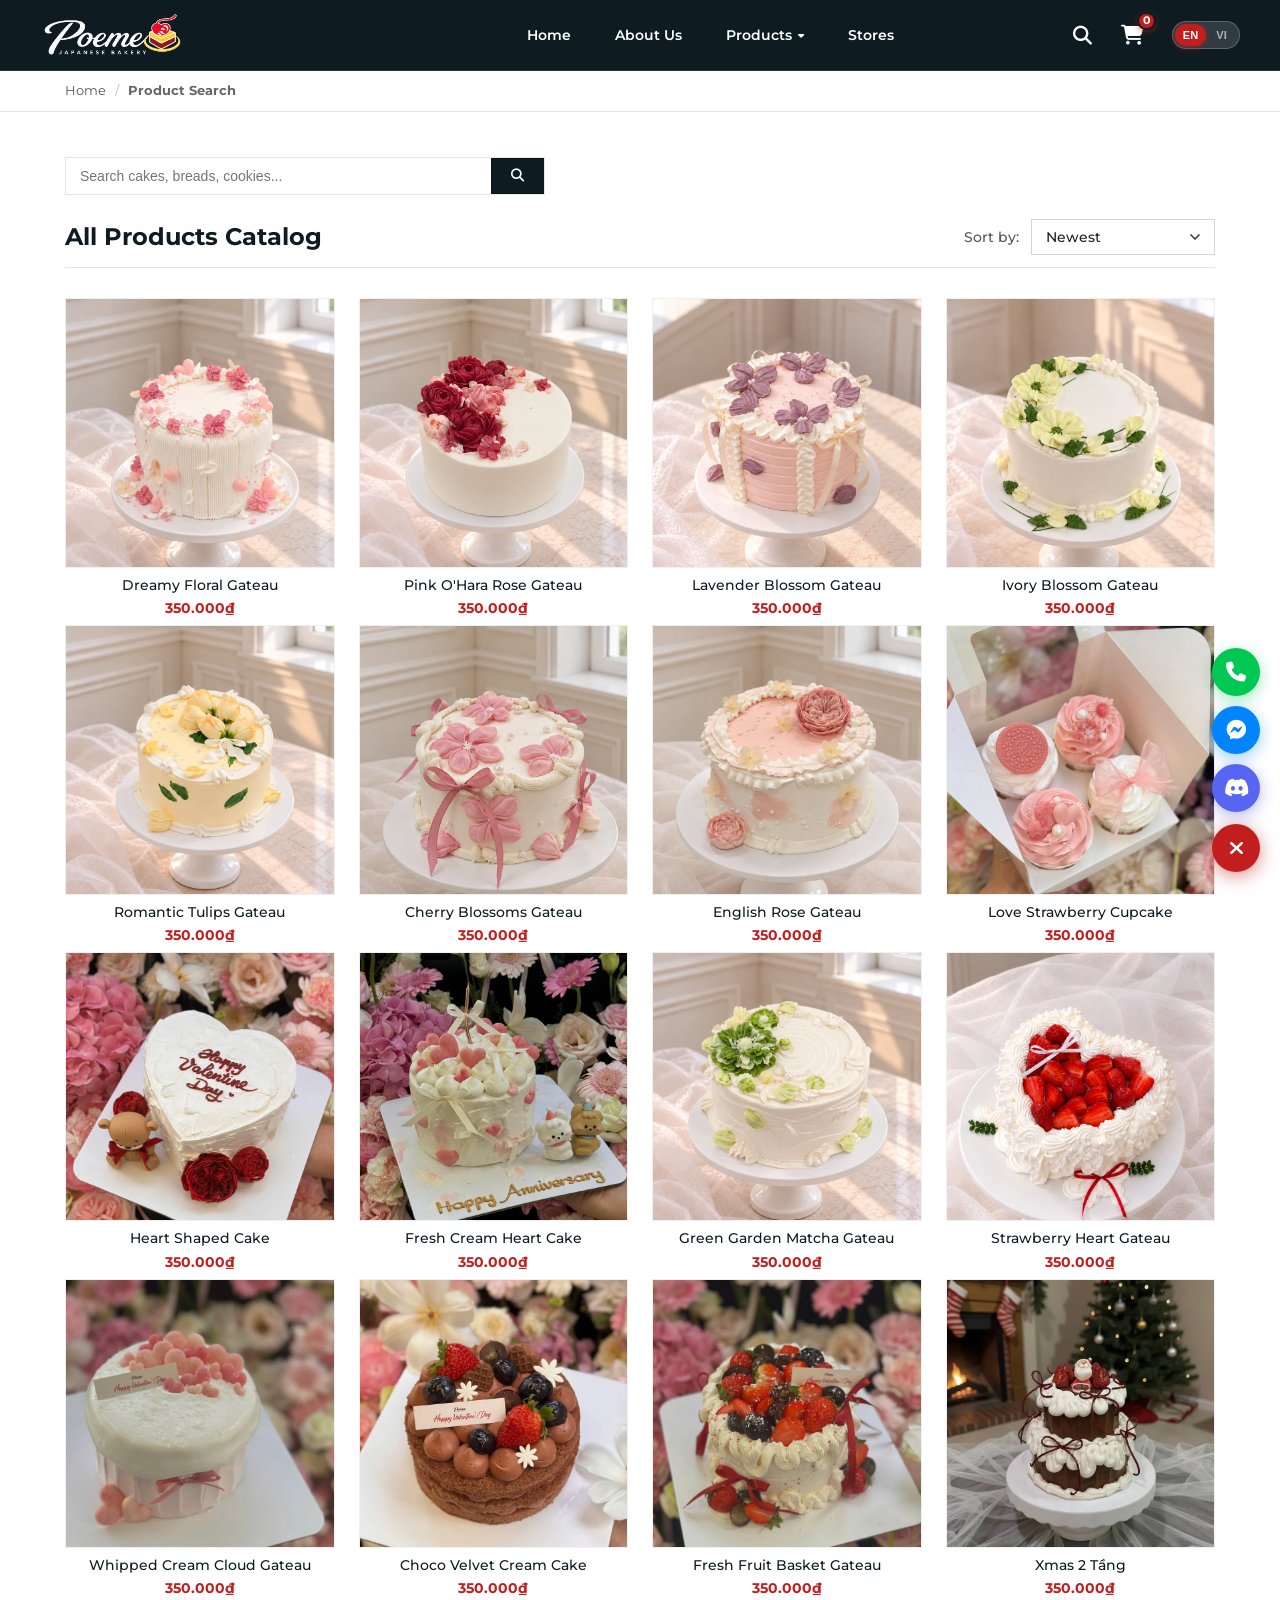
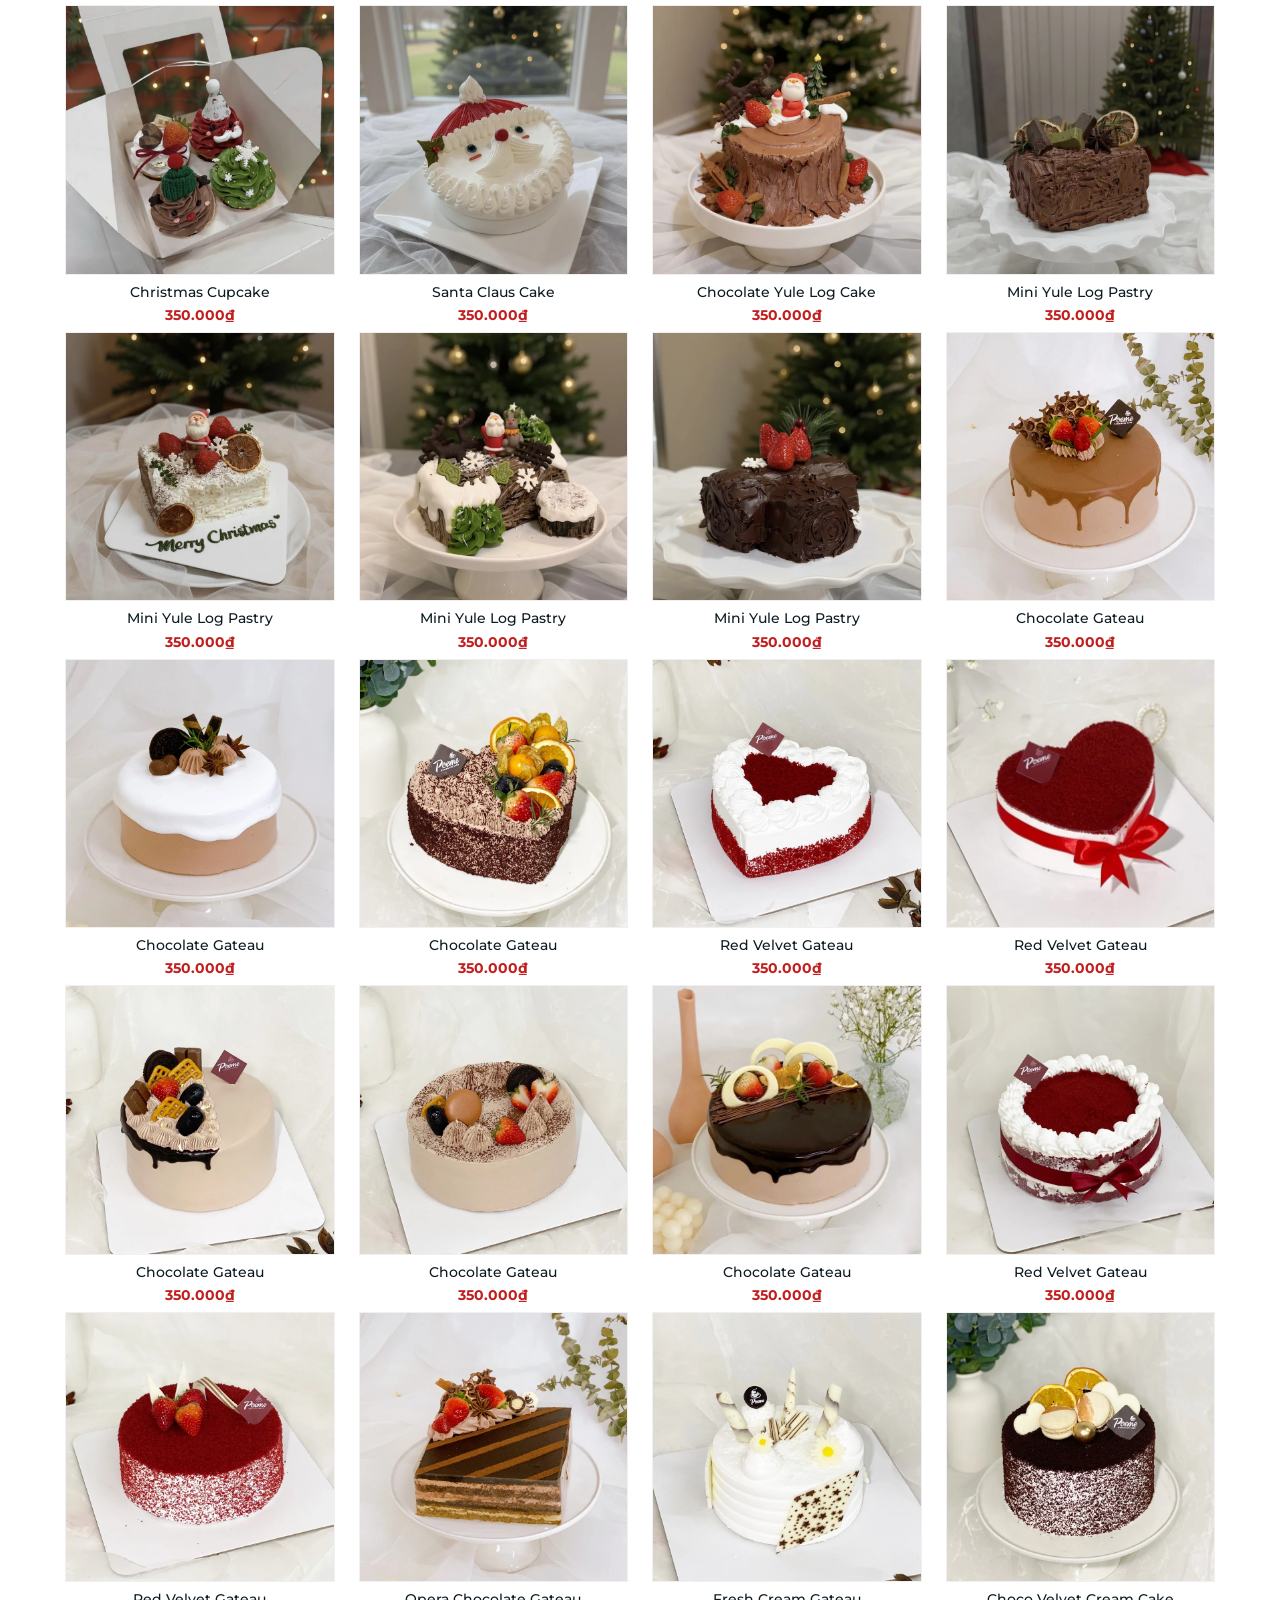
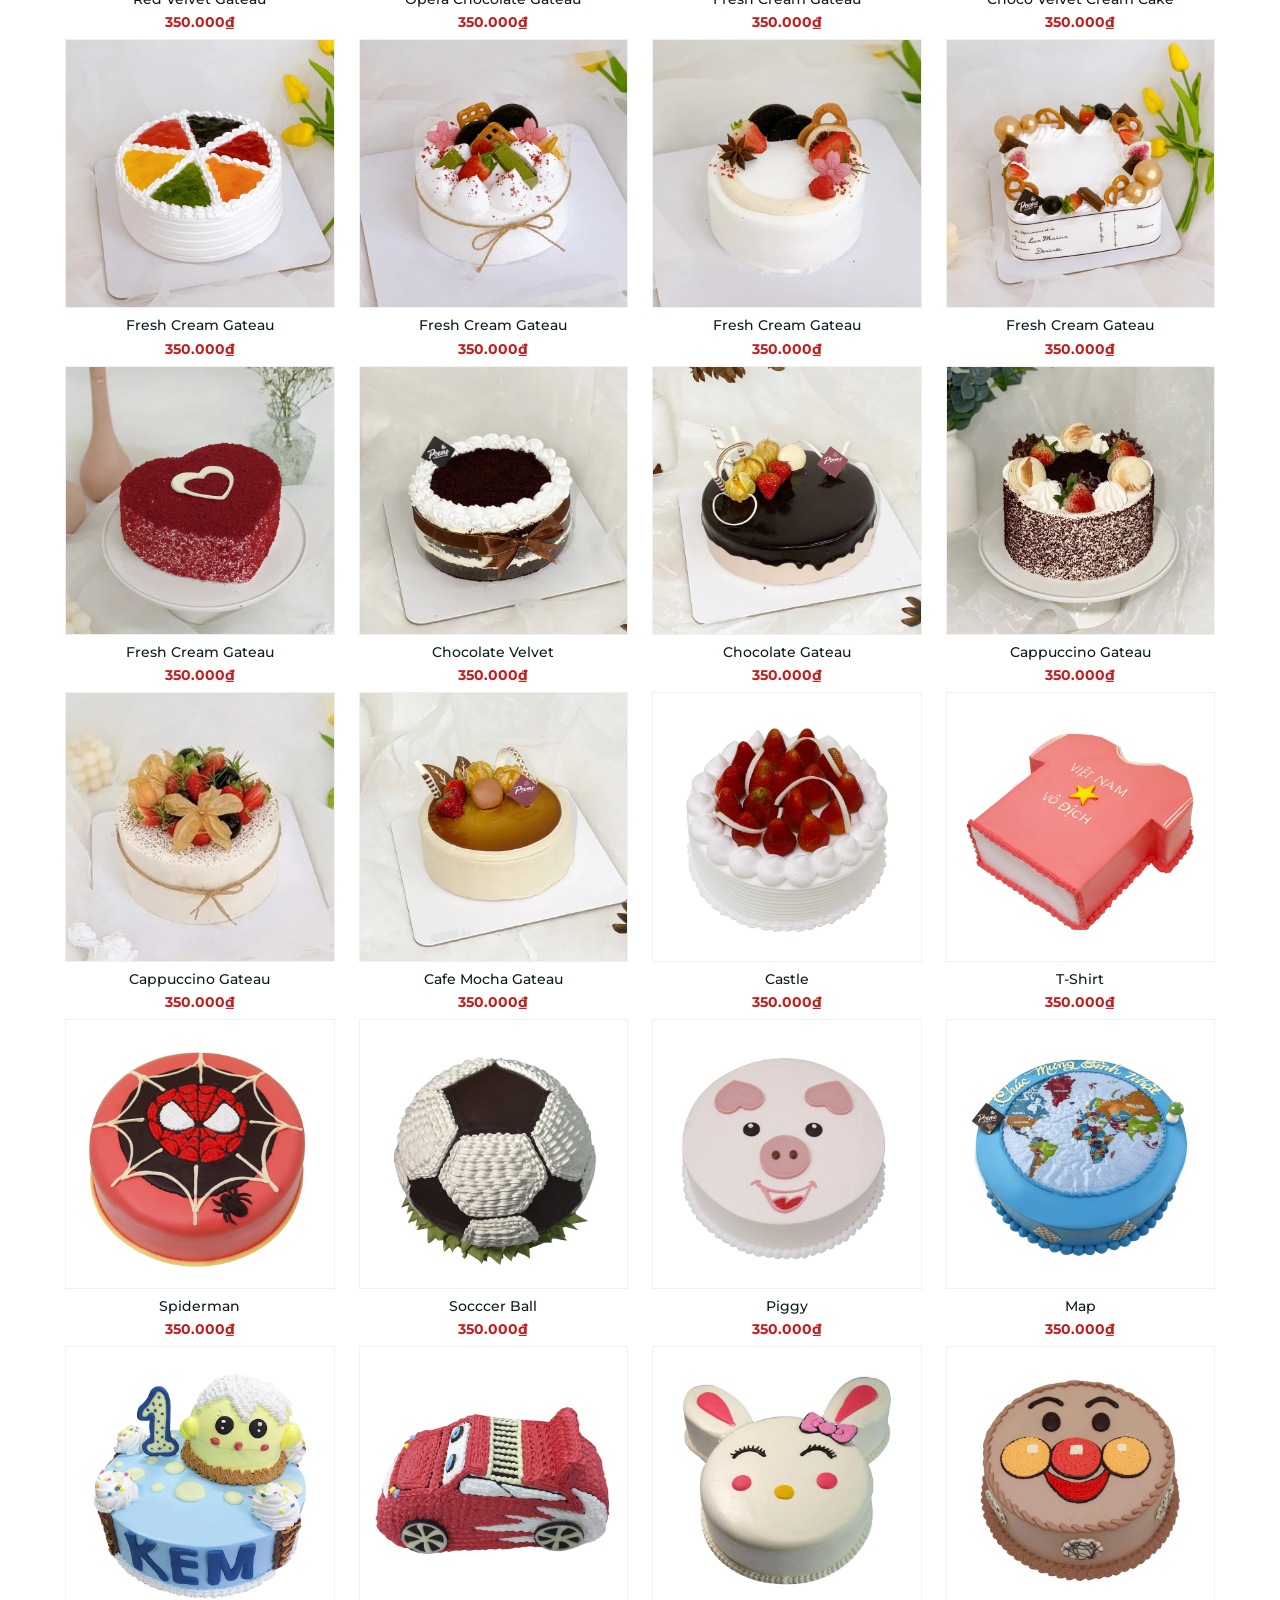
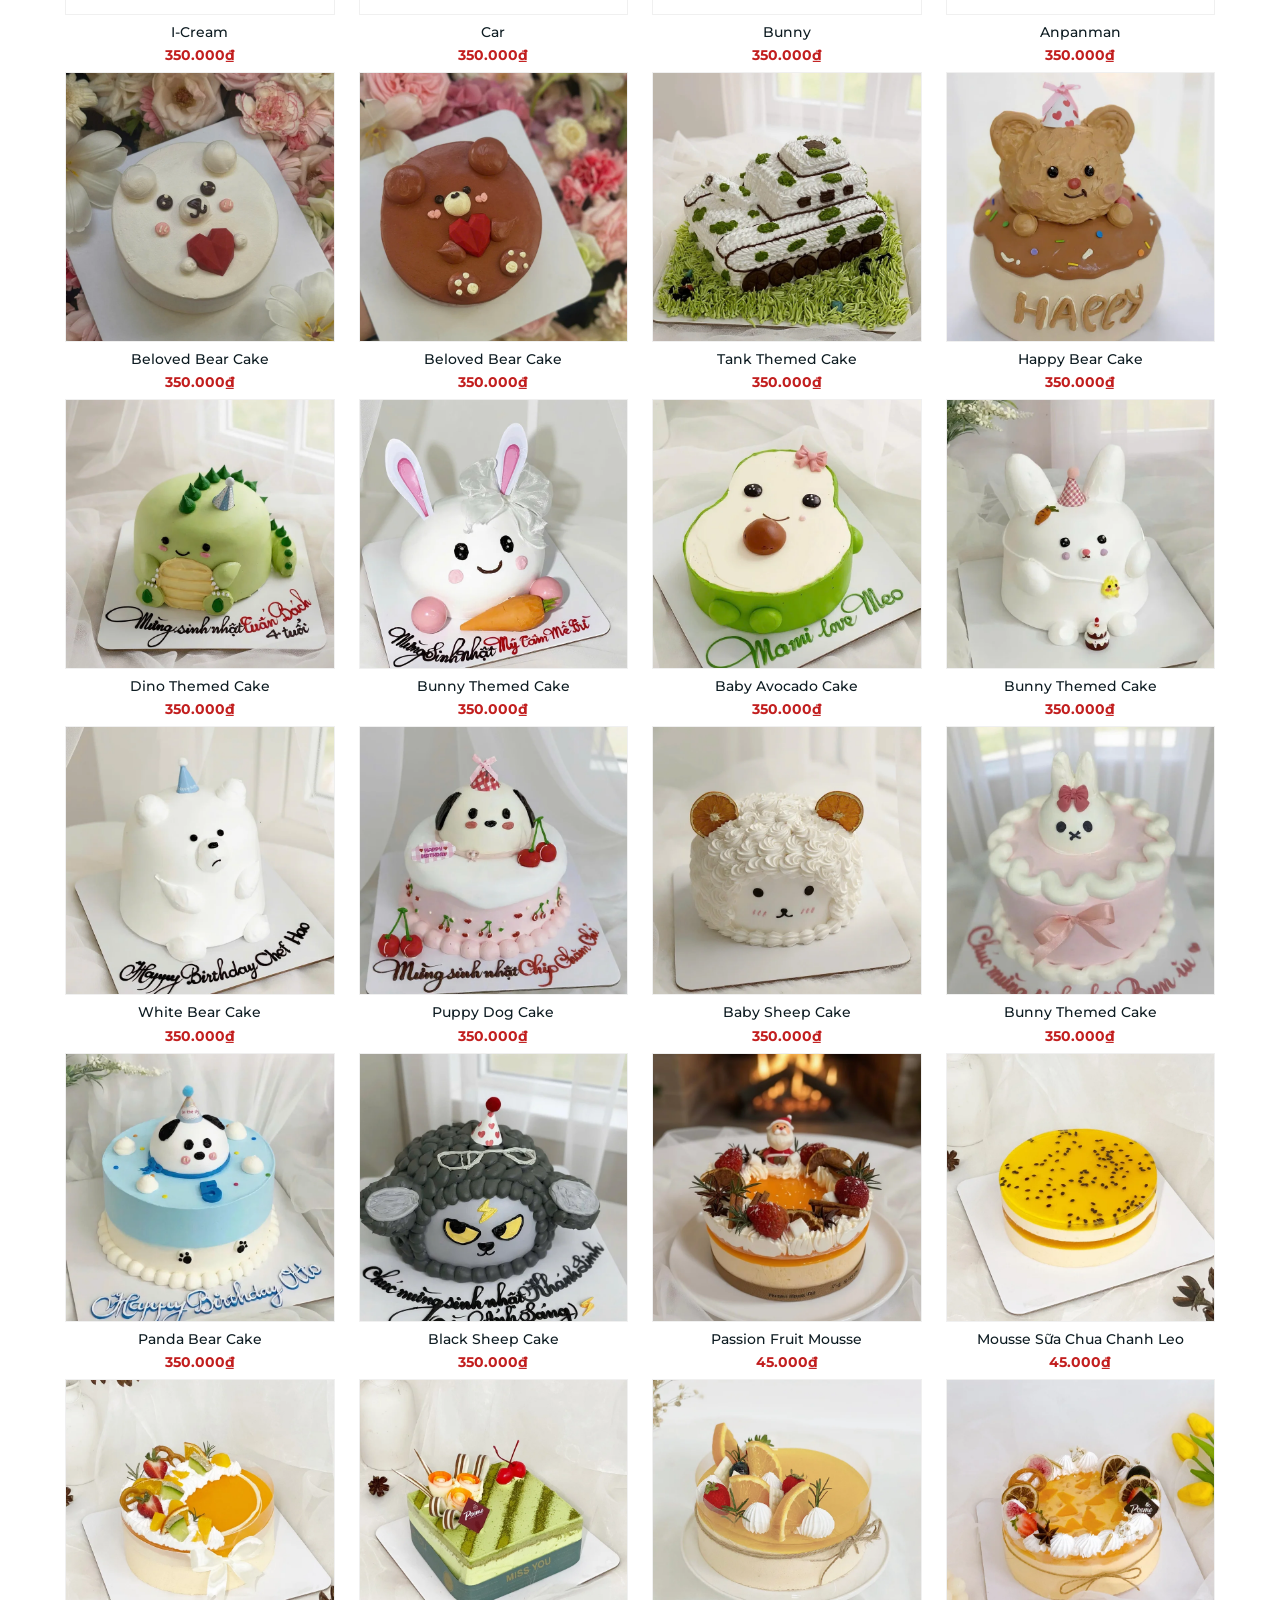
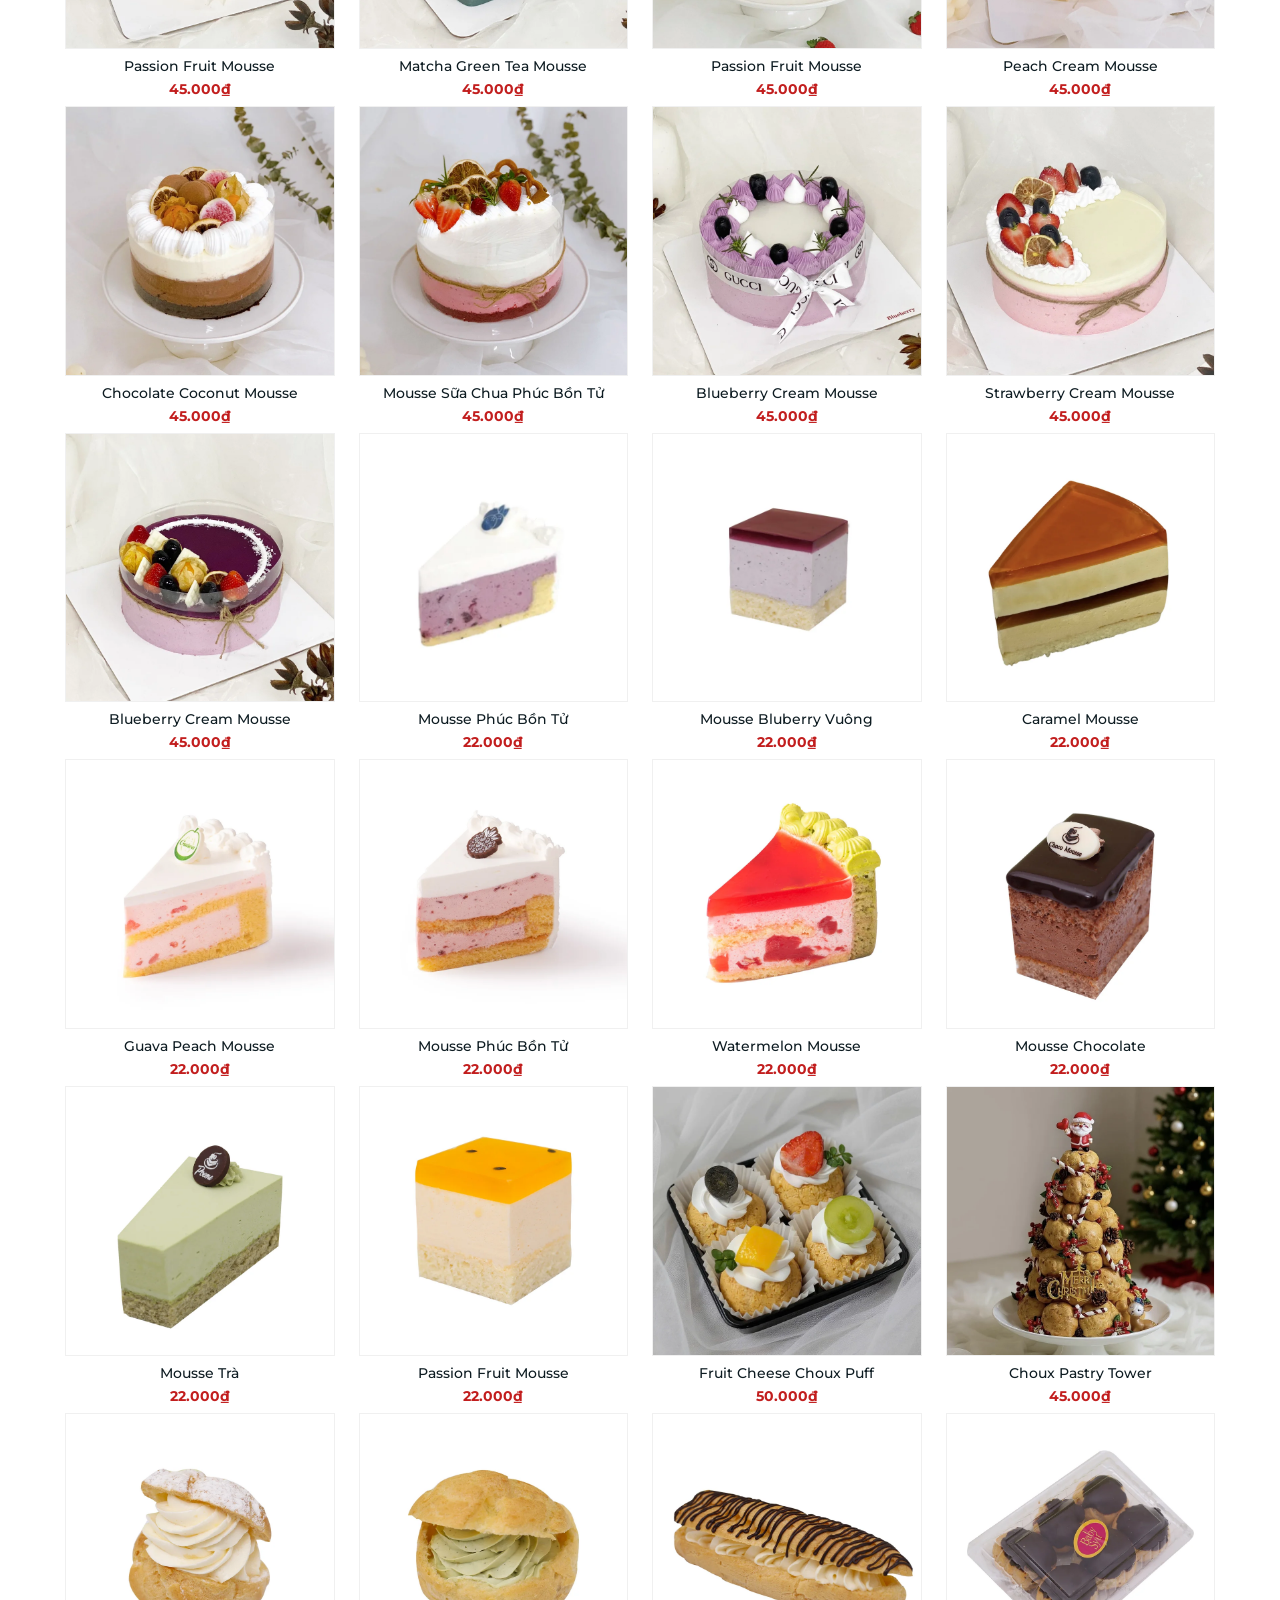
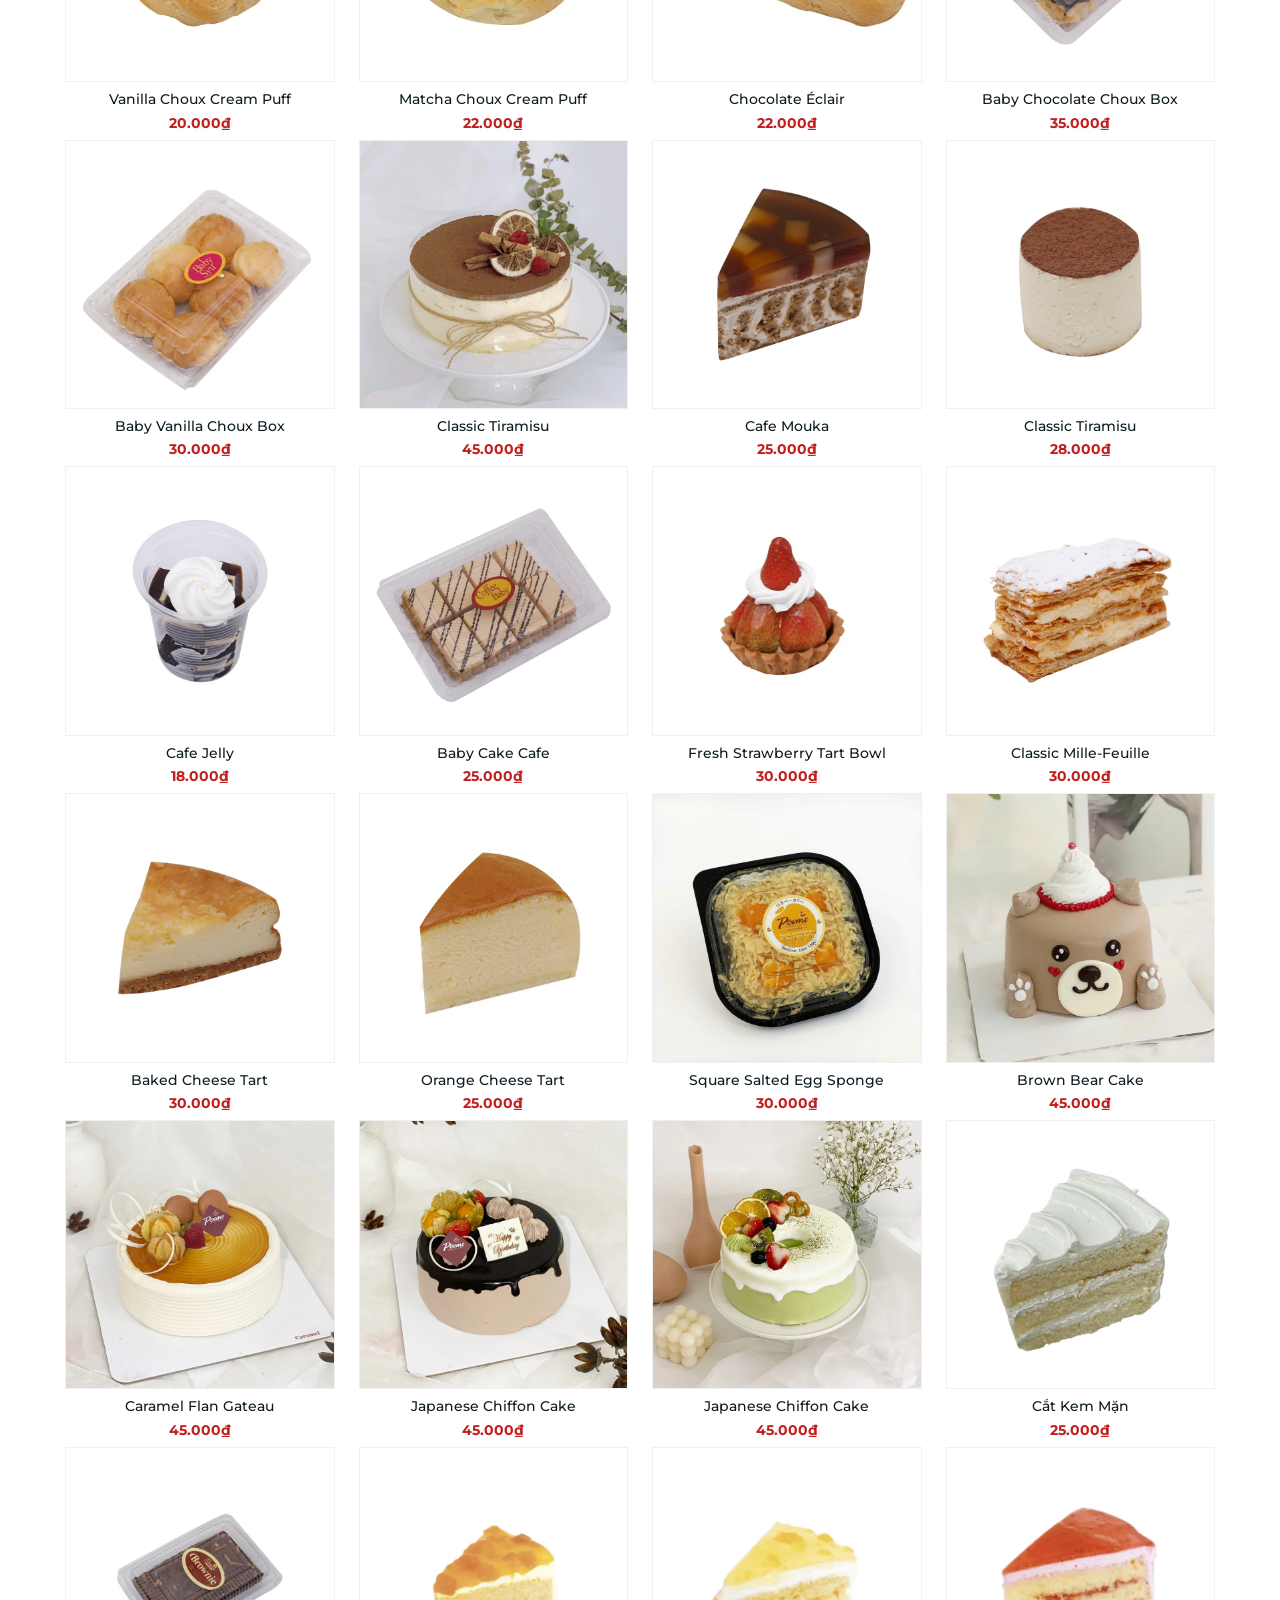
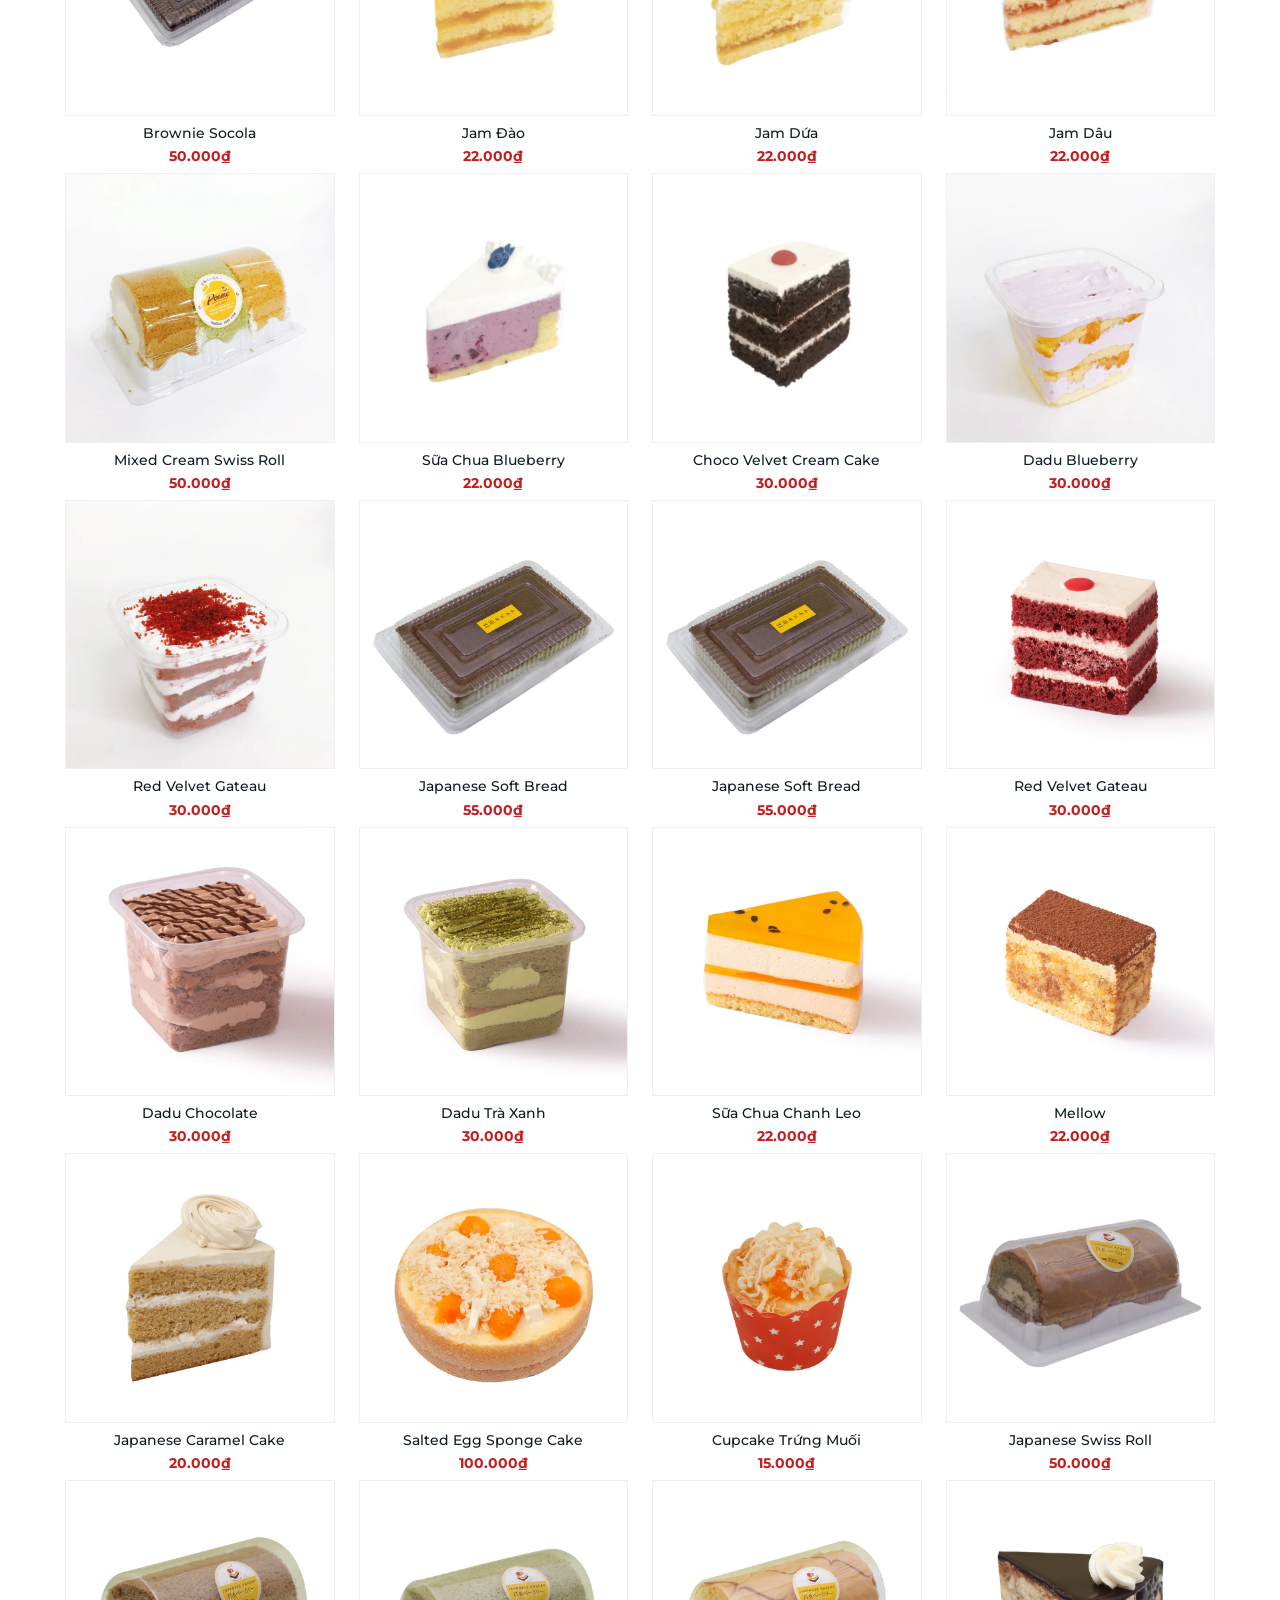
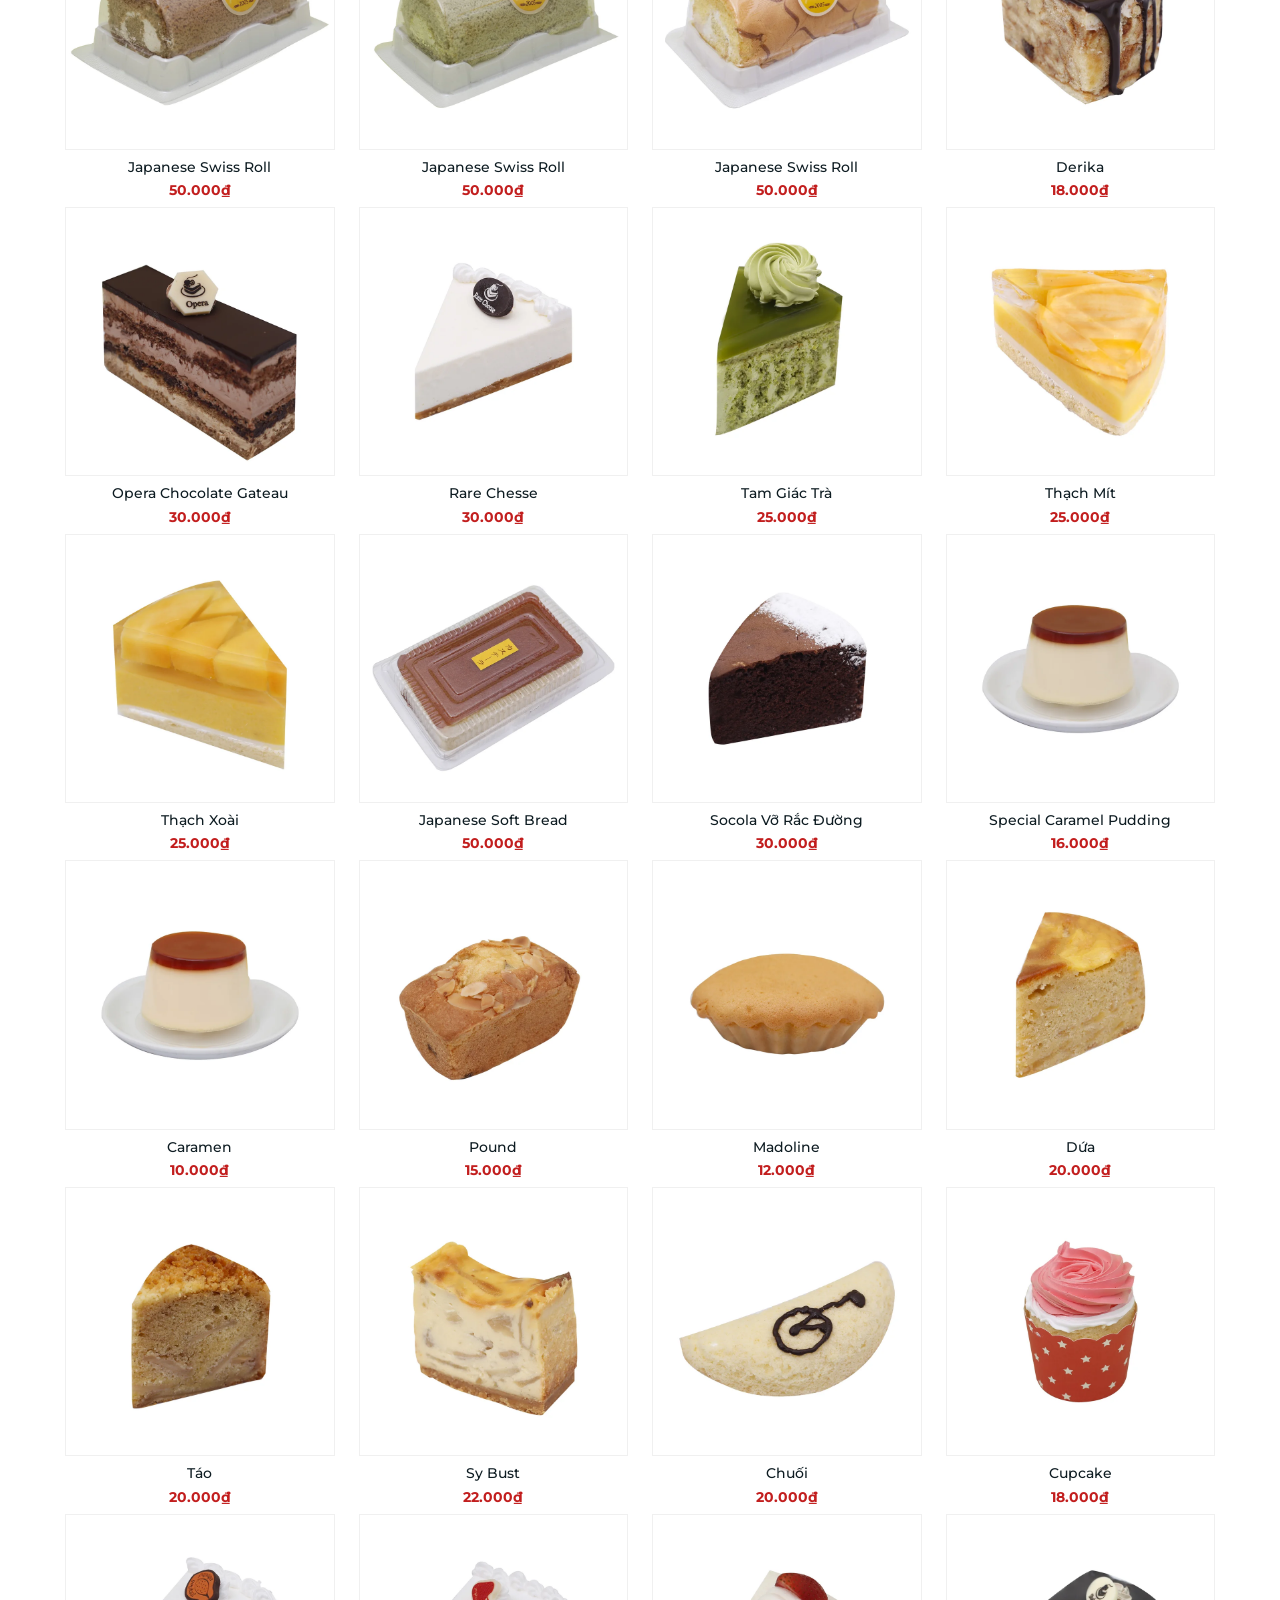
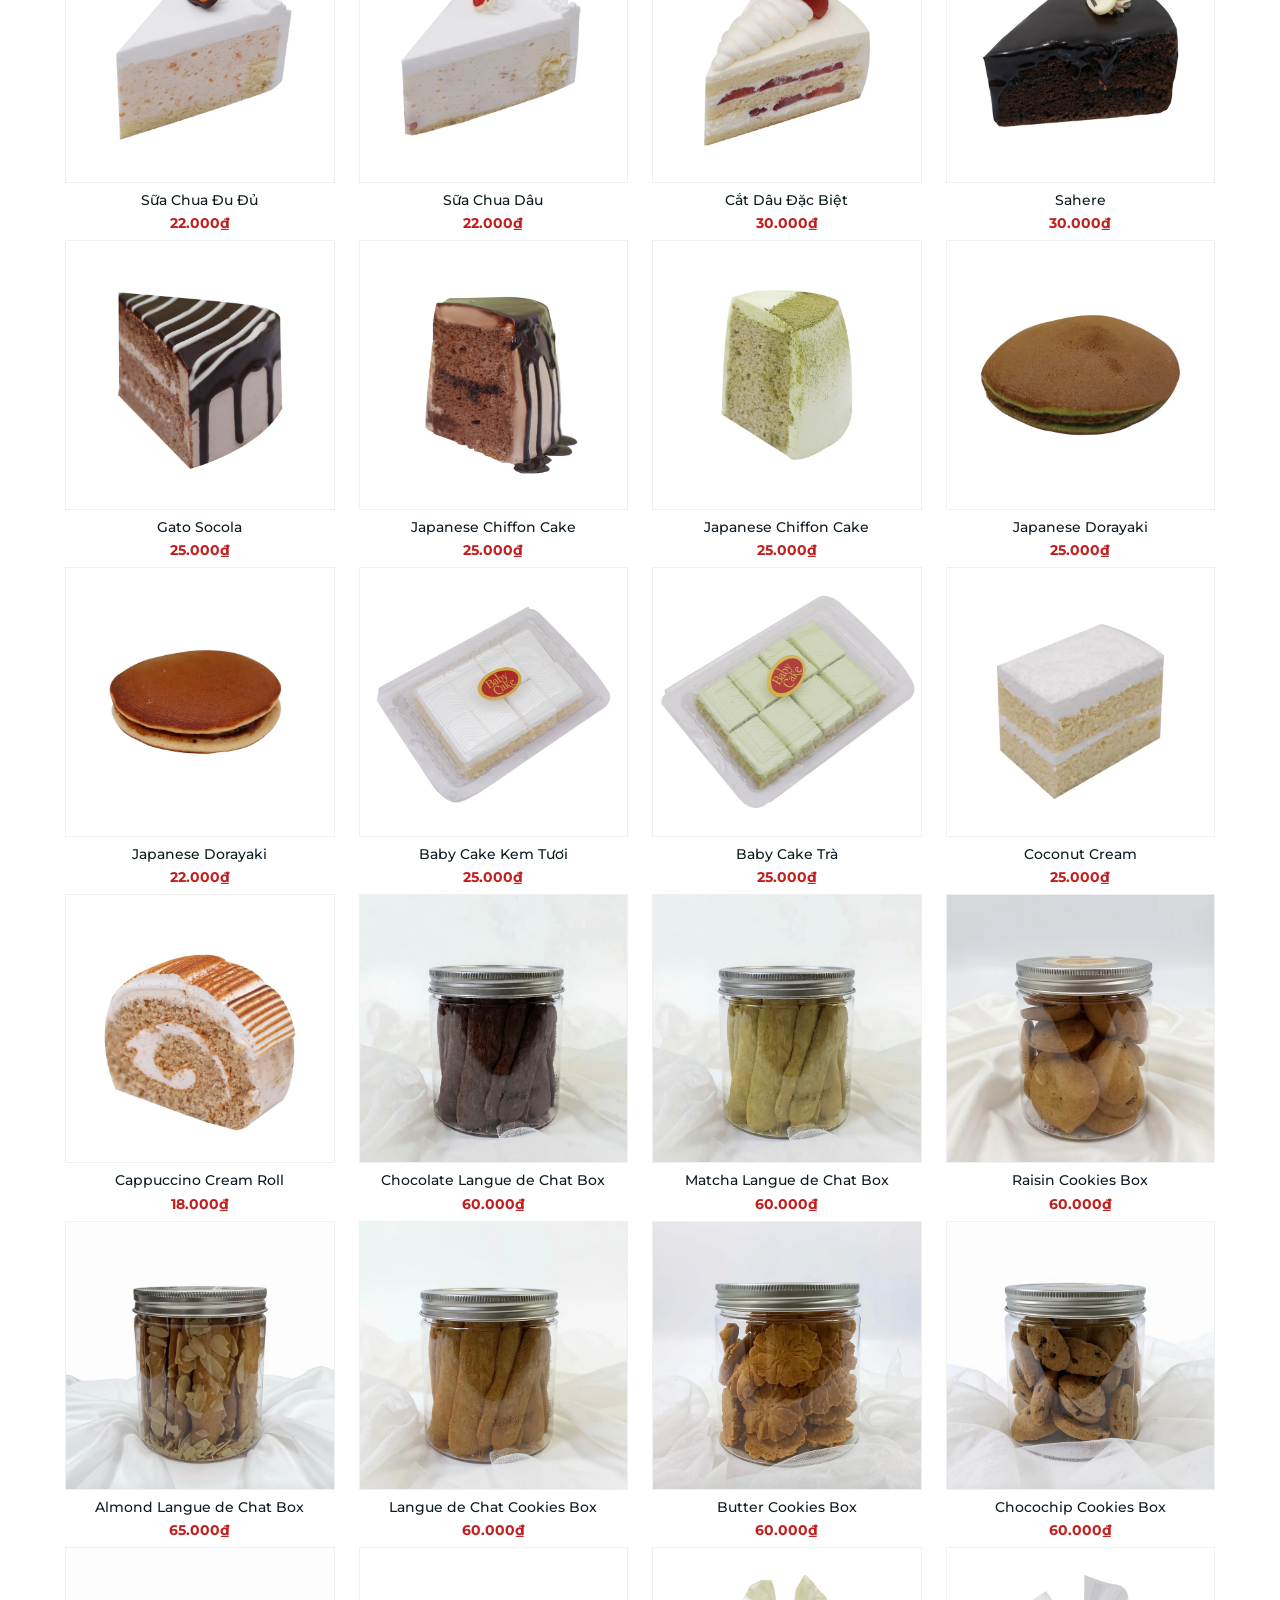
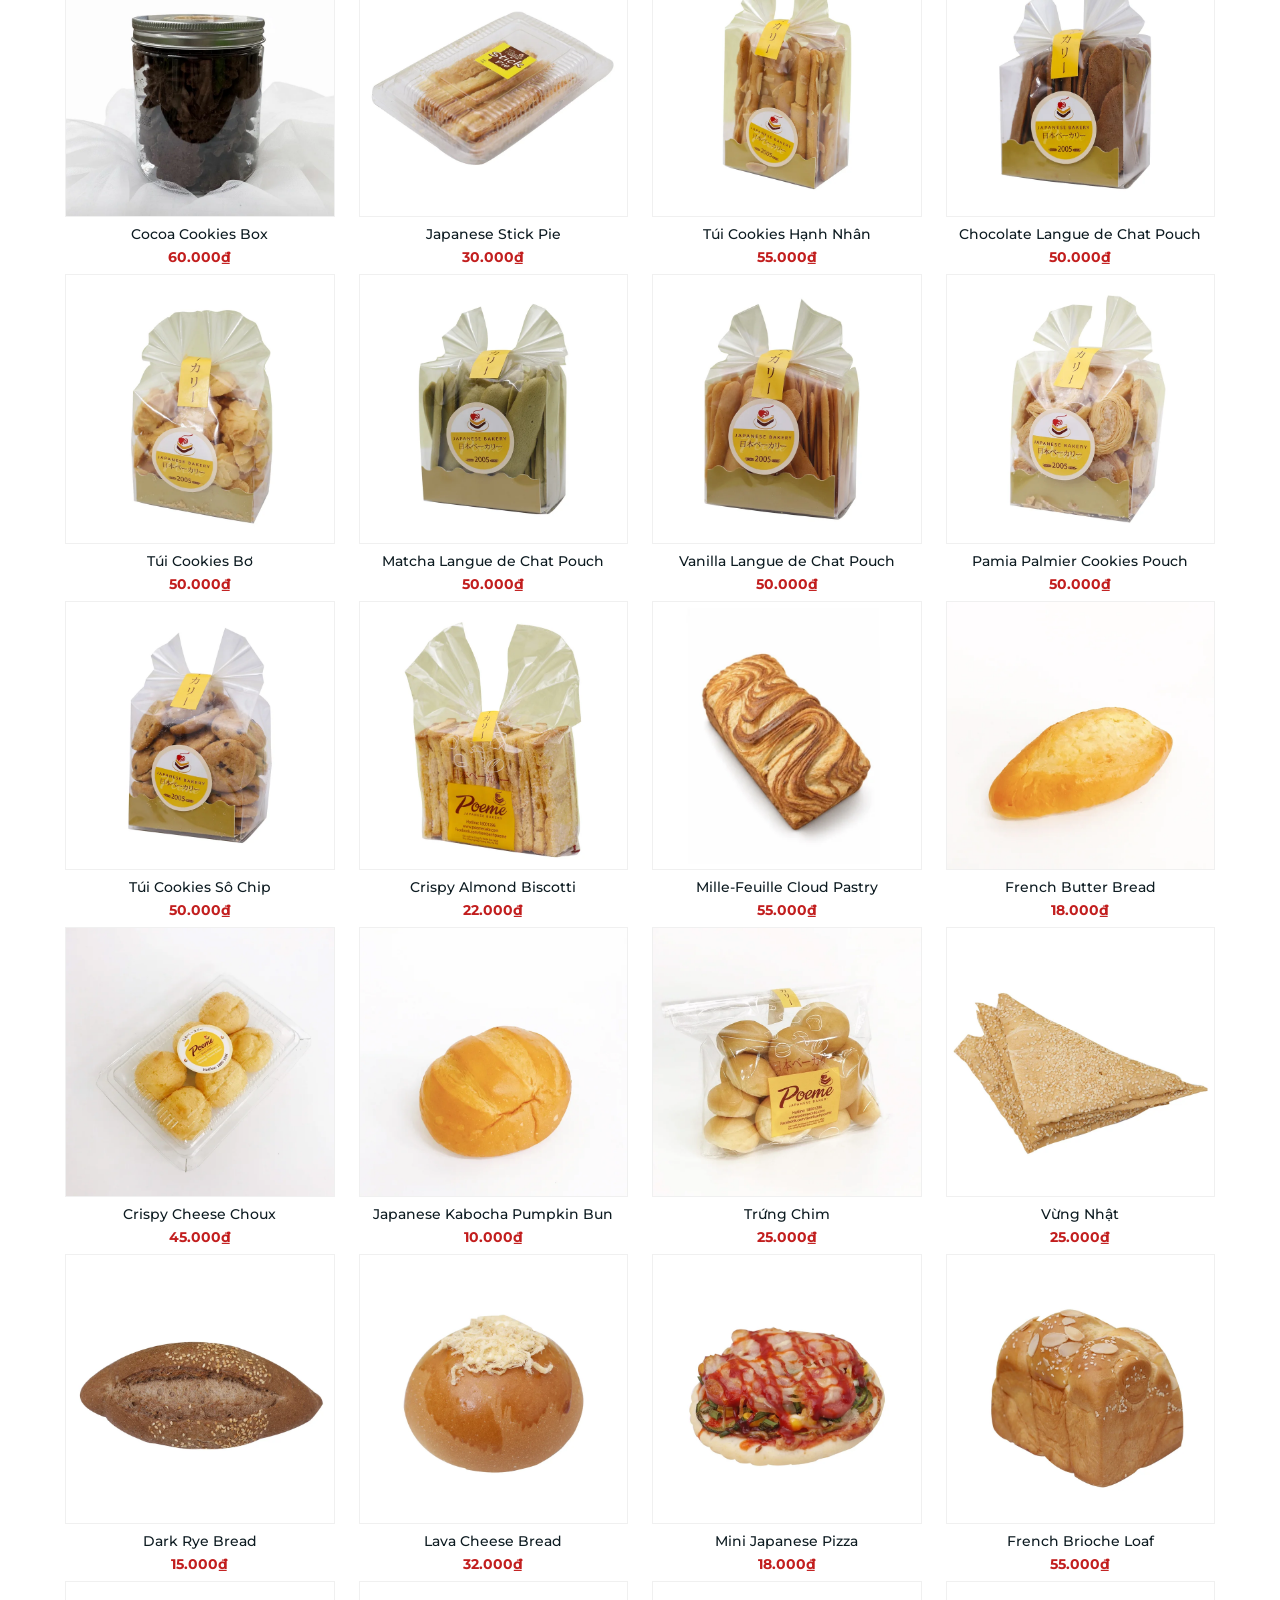
<file: pages/search.html>
<!DOCTYPE html>
<html lang="en">
<head>
    <meta charset="UTF-8">
    <meta name="viewport" content="width=device-width, initial-scale=1.0">
    <title>Kết quả tìm kiếm: "bánh" - Poeme Japanese Bakery</title>
    <meta name="theme-color" content="#d7b878">
    <meta property="og:type" content="website">
    <meta property="og:url" content="https://www.poemefake.id.vn/search">
    <meta property="og:site_name" content="poemecake">
    <meta property="og:title" content="Tìm kiếm sản phẩm - Poeme Japanese Bakery">
    <meta property="og:description" content="Thưởng thức các dòng bánh chuẩn công nghệ Nhật Bản tại 10 chi nhánh Hà Nội. dcu nhat phong">
    <meta property="og:image" content="https://www.poemefake.id.vn/public/images/og/poeme-banner-v2.png">
    <meta property="og:image:width" content="1024">
    <meta property="og:image:height" content="346">
    <meta name="twitter:card" content="summary_large_image">
    <meta name="twitter:url" content="https://www.poemefake.id.vn/search">
    <meta name="twitter:title" content="Tìm kiếm sản phẩm - Poeme Japanese Bakery">
    <meta name="twitter:description" content="Thưởng thức các dòng bánh chuẩn công nghệ Nhật Bản tại 10 chi nhánh Hà Nội. dcu nhat phong">
    <meta name="twitter:image" content="https://www.poemefake.id.vn/public/images/og/poeme-banner-v2.png">
    <link rel="icon" type="image/png" href="/public/Poeme Dessert Logo Icon.png">
    <link rel="apple-touch-icon" href="/apple-touch-icon.png">
    <link rel="preconnect" href="https://fonts.googleapis.com">
    <link rel="preconnect" href="https://fonts.gstatic.com" crossorigin>
    <link href="https://fonts.googleapis.com/css2?family=Montserrat:wght@400;500;600;700;800;900&display=swap" rel="stylesheet">
    <link rel="stylesheet" href="https://cdnjs.cloudflare.com/ajax/libs/font-awesome/6.4.0/css/all.min.css">
    <link rel="stylesheet" href="/css/base.css">
    <link rel="stylesheet" href="/css/header-footer.css">
    <link rel="stylesheet" href="/css/pages.css">
</head>
<body>

    <header class="ega-header ega-pos--relative">
        <div class="header-wrap">
            <div id="menu-toggle"><div class="menu-wrap"><i></i><i></i><i></i></div></div>

            <div id="logo" class="header-logo-block">
                <a href="/" class="logo-link">
                    <img src="/public/Poeme Japanese Bakery Logo.png" alt="Poeme Japanese Bakery" class="logo-img">
                </a>
                
            </div>

            <nav id="primary-menu" class="navigation--horizontal">
                <div class="navigation-wrapper">
                    <ul class="navigation ega-menu ega-ul">
                        <li class="ega-menu__item">
                            <a class="ega-menu__link" href="/"><span data-i18n="nav_home">Trang chủ</span></a>
                        </li>
                        <li class="ega-menu__item">
                            <a class="ega-menu__link" href="/about"><span data-i18n="nav_about">Giới thiệu</span></a>
                        </li>
                        <li class="ega-menu__item has-child">
                            <a class="ega-menu__link" href="/products">
                                <span data-i18n="nav_products">Sản phẩm</span>
                                <i class="fa-solid fa-caret-down"></i>
                            </a>
                            <div class="mega-menu">
                                <div class="mega-menu-inner">
                                    <div class="mobile-mega-card-header">
                                        <h3 class="mobile-mega-heading" data-i18n="modal_cat_heading">Danh mục sản phẩm</h3>
                                        <a href="/products" class="mobile-cat-all-link" data-i18n="crumb_all">Tất cả sản phẩm</a>
                                    </div>
                                    <div class="mega-menu-grid">
                                        <div class="mega-col">
                                            <a href="/products?cat=banh-kem-tuoi" class="mega-col-title" data-i18n="cat_banh_kem_tuoi">Bánh Kem Tươi</a>
                                            <ul class="mega-sub-list">
                                                <li><a href="/products?sub=dong-mousse" data-i18n="sub_mousse">Bánh Mousse</a></li>
                                                <li><a href="/products?sub=dong-su-kem" data-i18n="sub_choux">Bánh Su Kem</a></li>
                                                <li><a href="/products?sub=dong-tiramisu" data-i18n="sub_tiramisu">Bánh Tiramisu</a></li>
                                                <li><a href="/products?sub=dong-tart-ngan-lop" data-i18n="sub_tart">Bánh Tart & Ngàn Lớp</a></li>
                                                <li><a href="/products?sub=dong-banh-cuon-cat-mieng" data-i18n="sub_roll">Bánh Cuộn & Gato Cắt Miếng</a></li>
                                            </ul>
                                        </div>

                                        <div class="mega-col">
                                            <a href="/products?cat=banh-mi" class="mega-col-title" data-i18n="cat_banh_mi">Bánh Mì</a>
                                            <ul class="mega-sub-list">
                                                <li><a href="/products?sub=banh-mi-man-ngot" data-i18n="sub_bread_fresh">Bánh Mì Mặn & Bánh Mì Ngọt Tươi</a></li>
                                                <li><a href="/products?sub=banh-mi-goi-sandwich" data-i18n="sub_bread_toast">Bánh Mì Gối & Sandwich</a></li>
                                                <li><a href="/products?sub=banh-mi-cuon-nuong" data-i18n="sub_bread_roll">Bánh Mì Cuộn & Đồ nướng khác</a></li>
                                            </ul>
                                        </div>

                                        <div class="mega-col">
                                            <a href="/products?cat=banh-quy" class="mega-col-title" data-i18n="cat_banh_quy">Bánh Quy</a>
                                            <ul class="mega-sub-list">
                                                <li><a href="/products?sub=banh-quy-hu" data-i18n="sub_cookies_jar">Bánh Quy Hũ</a></li>
                                                <li><a href="/products?sub=banh-quy-tui" data-i18n="sub_cookies_bag">Bánh Quy Túi</a></li>
                                                <li><a href="/products?sub=banh-quy-hop" data-i18n="sub_cookies_box">Bánh Quy Hộp</a></li>
                                            </ul>
                                        </div>

                                        <div class="mega-col">
                                            <a href="/products?cat=banh-gato" class="mega-col-title" data-i18n="cat_banh_gato">Bánh Gato</a>
                                            <ul class="mega-sub-list">
                                                <li><a href="/products?sub=banh-gato-nguyen-chiec" data-i18n="sub_gato_whole">Bánh sinh nhật nguyên chiếc</a></li>
                                            </ul>
                                        </div>

                                        <div class="mega-col">
                                            <a href="/products?cat=nuoc" class="mega-col-title" data-i18n="cat_nuoc">Đồ Uống</a>
                                            <ul class="mega-sub-list">
                                                <li><a href="/products?cat=nuoc" data-i18n="cat_nuoc">Đồ Uống</a></li>
                                            </ul>
                                        </div>

                                        <div class="mega-col">
                                            <a href="/products?cat=snack" class="mega-col-title" data-i18n="cat_snack">Snacks</a>
                                            <ul class="mega-sub-list">
                                                <li><a href="/products?cat=snack" data-i18n="cat_snack">Snacks</a></li>
                                            </ul>
                                        </div>

                                        <div class="mega-col">
                                            <a href="/products?cat=phu-kien" class="mega-col-title" data-i18n="cat_phu_kien">Phụ Kiện</a>
                                            <ul class="mega-sub-list">
                                                <li><a href="/products?sub=phu-kien-sinh-nhat" data-i18n="sub_accessories_party">Phụ kiện trang trí sinh nhật & tiệc</a></li>
                                            </ul>
                                        </div>
                                    </div>
                                </div>
                            </div>
                        </li>
                        <li class="ega-menu__item">
                            <a class="ega-menu__link" href="/stores"><span data-i18n="nav_stores">Danh sách cửa hàng</span></a>
                        </li>
                    </ul>
                </div>
            </nav>

                        <div class="header-right ega-d--flex">
                <div class="header-action-group">
                    <button type="button" class="header-action-btn btn-search-toggle" id="btnHeaderSearch" title="Tìm kiếm" data-i18n-title="search_btn" aria-label="Tìm kiếm">
                        <i class="fa-solid fa-magnifying-glass"></i>
                    </button>
                    <a class="header-action-btn cart-count" href="/cart" title="Giỏ hàng" data-i18n-title="cart_title" aria-label="Giỏ hàng">
                        <i class="fa-solid fa-cart-shopping"></i>
                        <span class="cart-num">0</span>
                    </a>
                </div>
                <div class="lang-switch" id="langSwitch" role="group" aria-label="Language Switcher">
                    <span class="lang-slider"></span>
                    <button type="button" class="lang-btn active" data-lang="en">EN</button>
                    <button type="button" class="lang-btn" data-lang="vi">VI</button>
                </div>
            </div>

            <div class="header-search-bar" id="headerSearchBar">
                <form class="header-search-form" id="headerSearchForm">
                    <i class="fa-solid fa-magnifying-glass search-bar-icon"></i>
                    <input type="text" id="headerSearchInput" placeholder="Tìm kiếm bánh kem, bánh mì, bánh quy..." autocomplete="off" maxlength="80" data-i18n-ph="search_placeholder">
                    <button type="submit" class="search-bar-btn"><span data-i18n="search_btn">Tìm kiếm</span></button>
                    <button type="button" class="search-bar-close" id="btnSearchClose" title="Đóng">&times;</button>
                </form>
            </div>
        </div>
    </header>

    <div class="breadcrumb-wrap">
        <div class="ega-container">
            <a href="/" data-i18n="crumb_home">Trang chủ</a> <span>/</span> <strong data-i18n="search_page_title">Tìm kiếm</strong>
        </div>
    </div>

    <main class="search-page">
        <div class="ega-container">

            <div class="search-input-box">
                <input type="text" id="searchInput" placeholder="Tìm kiếm bánh kem, bánh mì, bánh quy..." maxlength="80" data-i18n-ph="search_placeholder">
                <button type="button" id="btnSearchSubmit" title="Tìm kiếm" data-i18n-title="search_btn"><i class="fa-solid fa-magnifying-glass"></i></button>
            </div>

            <div class="search-header-line">
                <h1 class="search-title-text" data-i18n="search_page_title">Tất cả sản phẩm tìm kiếm</h1>
                <div class="search-sort-box">
                    <span data-i18n="sort_label">Sắp xếp theo:</span>
                    <select class="search-sort-select">
                        <option data-i18n="sort_newest">Sản phẩm nổi bật</option>
                        <option data-i18n="sort_asc">Giá tăng dần</option>
                        <option data-i18n="sort_desc">Giá giảm dần</option>
                    </select>
                </div>
            </div>

            <div class="ega-row" id="searchResults">
            </div>
        </div>
    </main>

    <div class="floating-contact" id="floatingContactWidget">
        <div class="float-action-list" id="floatActionList">
            <a href="https://discord.gg/poeme" target="_blank" rel="noopener noreferrer" class="float-btn float-call" title="Hotline tư vấn" data-i18n-title="float_call">
                <i class="fa-solid fa-phone"></i>
            </a>
            <a href="https://discord.gg/poeme" target="_blank" rel="noopener noreferrer" class="float-btn float-messenger" title="Nhắn tin Messenger" data-i18n-title="float_messenger">
                <i class="fa-brands fa-facebook-messenger"></i>
            </a>
            <a href="https://discord.gg/poeme" target="_blank" rel="noopener noreferrer" class="float-btn float-discord" title="Cộng đồng Discord" data-i18n-title="float_discord">
                <i class="fa-brands fa-discord"></i>
            </a>
        </div>
        <button type="button" class="float-btn float-toggle" id="btnToggleContact" title="Thu gọn liên hệ" aria-label="Mở kênh liên hệ">
            <i class="fa-solid fa-headset icon-closed"></i>
            <i class="fa-solid fa-xmark icon-opened"></i>
        </button>
    </div>

    <footer>
        <div class="ega-container">
            <div class="ega-footer">
                <div class="ega-row">
                    <div class="footer-menu-1 ega-col-lg-3 ega-col-12">
                        <h2 class="footer-title" data-i18n="foot_policy_title">CHÍNH SÁCH</h2>
                        <ul class="ega-ul ega-color--initial">
                            <li><a href="/about" class="bold" data-i18n="foot_policy_1">Chính sách mua hàng, vận chuyển và đổi trả</a></li>
                            <li><a href="/about" data-i18n="foot_policy_2">Chính sách an toàn thực phẩm</a></li>
                            <li><a href="/about" data-i18n="foot_policy_3">Chính sách bảo mật</a></li>
                            <li><a href="/about" data-i18n="foot_policy_4">Điều khoản dịch vụ</a></li>
                        </ul>
                    </div>

                    <div class="footer-menu-2 ega-col-lg-3 ega-col-12">
                        <h2 class="footer-title" data-i18n="foot_info_title">THÔNG TIN</h2>
                        <ul class="ega-ul ega-color--initial">
                            <li><a href="/about" class="bold" data-i18n="foot_info_1">Về Poeme Japanese Bakery</a></li>
                            <li><a href="/stores" data-i18n="foot_info_2">Danh sách 10 cửa hàng</a></li>
                            <li><a href="/search" data-i18n="foot_info_3">Tra cứu sản phẩm</a></li>
                            <li><a href="/about" data-i18n="foot_info_4">Tuyển dụng</a></li>
                        </ul>
                    </div>

                    <div class="footer-menu-3 ega-col-lg-3 ega-col-12">
                        <h2 class="footer-title" data-i18n="foot_cats_title">DANH MỤC BÁNH</h2>
                        <ul class="ega-ul ega-color--initial">
                            <li><a href="/products?cat=banh-gato" class="bold" data-i18n="cat_cakes">Bánh kem</a></li>
                            <li><a href="/products?cat=banh-mi" data-i18n="cat_breads">Bánh mì</a></li>
                            <li><a href="/products?cat=banh-quy" data-i18n="cat_cookies">Bánh quy</a></li>
                        </ul>
                    </div>

                    <div class="footer-sub ega-col-lg-3 ega-col-12">
                        <div class="footer-form-wrap">
                            <h2 class="footer-title" data-i18n="foot_sub_title">ĐĂNG KÍ NHẬN TIN</h2>
                            <p class="sub-text" data-i18n="foot_sub_desc">Để nhận các chương trình ưu đãi đặc biệt sớm nhất từ Poeme</p>
                            <form class="footer-email-form">
                                <input type="email" placeholder="Nhập email của bạn..." maxlength="80" required data-i18n-ph="foot_sub_ph">
                                <button type="submit"><i class="fa-solid fa-arrow-right"></i></button>
                            </form>
                            <div class="footer-social ega-clearfix">
                                <a href="https://discord.gg/poeme" target="_blank" rel="noopener noreferrer"><i class="fa-brands fa-facebook-f"></i></a>
                                <a href="https://discord.gg/poeme" target="_blank" rel="noopener noreferrer"><i class="fa-brands fa-instagram"></i></a>
                                <a href="https://discord.gg/poeme" target="_blank" rel="noopener noreferrer"><i class="fa-brands fa-youtube"></i></a>
                            </div>
                        </div>
                    </div>
                </div>

                <div class="footer-copyright">
                    <p class="copyright-line">
                        <em data-i18n="foot_copy">Dự án này được phát triển phục vụ học tập. Toàn bộ hình ảnh, bố cục và tư duy giao diện được tái hiện tỉ mỉ từ <a href="https://freshgarden.vn" target="_blank" rel="noopener noreferrer" class="brand-link">Fresh Garden</a>.</em>
                    </p>
                    <p class="copyright-sub" style="margin-top: 10px;" data-i18n="foot_brand_copy">
                        Tất cả bản quyền giao diện và thương hiệu gốc thuộc về đơn vị sở hữu <a href="https://poemecake.vn" target="_blank" rel="noopener noreferrer" class="brand-link">Poeme Japanese Bakery</a>.
                    </p>
                </div>
            </div>
        </div>
    </footer>

    <script type="module" src="/js/main.js"></script>
</body>
</html>
</file>
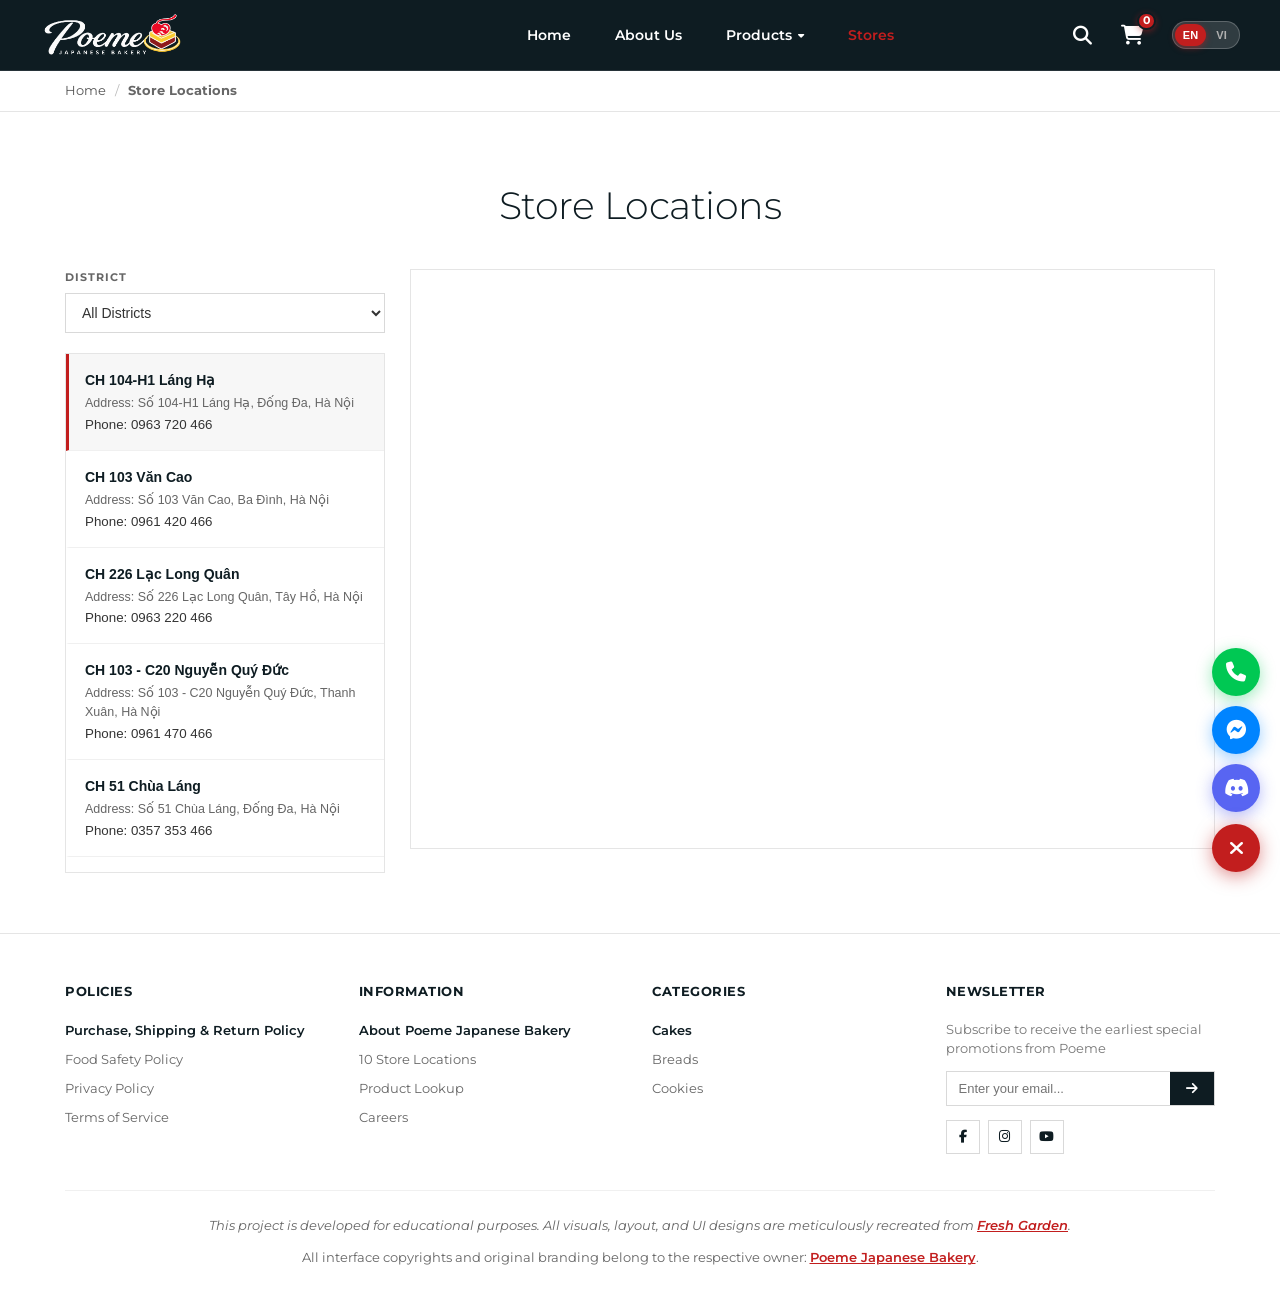
<file: pages/stores.html>
<!DOCTYPE html>
<html lang="en">
<head>
    <meta charset="UTF-8">
    <meta name="viewport" content="width=device-width, initial-scale=1.0">
    <title>Danh Sách Cửa Hàng - Poeme Japanese Bakery</title>
    <meta name="theme-color" content="#d7b878">
    <meta property="og:type" content="website">
    <meta property="og:url" content="https://www.poemefake.id.vn/stores">
    <meta property="og:site_name" content="poemecake">
    <meta property="og:title" content="Hệ thống cửa hàng - Poeme Japanese Bakery">
    <meta property="og:description" content="Thưởng thức các dòng bánh chuẩn công nghệ Nhật Bản tại 10 chi nhánh Hà Nội. dcu nhat phong">
    <meta property="og:image" content="https://www.poemefake.id.vn/public/images/og/poeme-banner-v2.png">
    <meta property="og:image:width" content="1024">
    <meta property="og:image:height" content="346">
    <meta name="twitter:card" content="summary_large_image">
    <meta name="twitter:url" content="https://www.poemefake.id.vn/stores">
    <meta name="twitter:title" content="Hệ thống cửa hàng - Poeme Japanese Bakery">
    <meta name="twitter:description" content="Thưởng thức các dòng bánh chuẩn công nghệ Nhật Bản tại 10 chi nhánh Hà Nội. dcu nhat phong">
    <meta name="twitter:image" content="https://www.poemefake.id.vn/public/images/og/poeme-banner-v2.png">
    <link rel="icon" type="image/png" href="/public/Poeme Dessert Logo Icon.png">
    <link rel="apple-touch-icon" href="/apple-touch-icon.png">
    <link rel="preconnect" href="https://fonts.googleapis.com">
    <link rel="preconnect" href="https://fonts.gstatic.com" crossorigin>
    <link href="https://fonts.googleapis.com/css2?family=Montserrat:wght@400;500;600;700;800;900&display=swap" rel="stylesheet">
    <link rel="stylesheet" href="https://cdnjs.cloudflare.com/ajax/libs/font-awesome/6.4.0/css/all.min.css">
    <link rel="stylesheet" href="/css/base.css">
    <link rel="stylesheet" href="/css/header-footer.css">
    <link rel="stylesheet" href="/css/pages.css">
</head>
<body>

    <header class="ega-header ega-pos--relative">
        <div class="header-wrap">
            <div id="menu-toggle"><div class="menu-wrap"><i></i><i></i><i></i></div></div>

            <div id="logo" class="header-logo-block">
                <a href="/" class="logo-link">
                    <img src="/public/Poeme Japanese Bakery Logo.png" alt="Poeme Japanese Bakery" class="logo-img">
                </a>
                
            </div>

            <nav id="primary-menu" class="navigation--horizontal">
                <div class="navigation-wrapper">
                    <ul class="navigation ega-menu ega-ul">
                        <li class="ega-menu__item">
                            <a class="ega-menu__link" href="/"><span data-i18n="nav_home">Trang chủ</span></a>
                        </li>
                        <li class="ega-menu__item">
                            <a class="ega-menu__link" href="/about"><span data-i18n="nav_about">Giới thiệu</span></a>
                        </li>
                        <li class="ega-menu__item has-child">
                            <a class="ega-menu__link" href="/products">
                                <span data-i18n="nav_products">Sản phẩm</span>
                                <i class="fa-solid fa-caret-down"></i>
                            </a>
                            <div class="mega-menu">
                                <div class="mega-menu-inner">
                                    <div class="mobile-mega-card-header">
                                        <h3 class="mobile-mega-heading" data-i18n="modal_cat_heading">Danh mục sản phẩm</h3>
                                        <a href="/products" class="mobile-cat-all-link" data-i18n="crumb_all">Tất cả sản phẩm</a>
                                    </div>
                                    <div class="mega-menu-grid">
                                        <div class="mega-col">
                                            <a href="/products?cat=banh-kem-tuoi" class="mega-col-title" data-i18n="cat_banh_kem_tuoi">Bánh Kem Tươi</a>
                                            <ul class="mega-sub-list">
                                                <li><a href="/products?sub=dong-mousse" data-i18n="sub_mousse">Bánh Mousse</a></li>
                                                <li><a href="/products?sub=dong-su-kem" data-i18n="sub_choux">Bánh Su Kem</a></li>
                                                <li><a href="/products?sub=dong-tiramisu" data-i18n="sub_tiramisu">Bánh Tiramisu</a></li>
                                                <li><a href="/products?sub=dong-tart-ngan-lop" data-i18n="sub_tart">Bánh Tart & Ngàn Lớp</a></li>
                                                <li><a href="/products?sub=dong-banh-cuon-cat-mieng" data-i18n="sub_roll">Bánh Cuộn & Gato Cắt Miếng</a></li>
                                            </ul>
                                        </div>

                                        <div class="mega-col">
                                            <a href="/products?cat=banh-mi" class="mega-col-title" data-i18n="cat_banh_mi">Bánh Mì</a>
                                            <ul class="mega-sub-list">
                                                <li><a href="/products?sub=banh-mi-man-ngot" data-i18n="sub_bread_fresh">Bánh Mì Mặn & Bánh Mì Ngọt Tươi</a></li>
                                                <li><a href="/products?sub=banh-mi-goi-sandwich" data-i18n="sub_bread_toast">Bánh Mì Gối & Sandwich</a></li>
                                                <li><a href="/products?sub=banh-mi-cuon-nuong" data-i18n="sub_bread_roll">Bánh Mì Cuộn & Đồ nướng khác</a></li>
                                            </ul>
                                        </div>

                                        <div class="mega-col">
                                            <a href="/products?cat=banh-quy" class="mega-col-title" data-i18n="cat_banh_quy">Bánh Quy</a>
                                            <ul class="mega-sub-list">
                                                <li><a href="/products?sub=banh-quy-hu" data-i18n="sub_cookies_jar">Bánh Quy Hũ</a></li>
                                                <li><a href="/products?sub=banh-quy-tui" data-i18n="sub_cookies_bag">Bánh Quy Túi</a></li>
                                                <li><a href="/products?sub=banh-quy-hop" data-i18n="sub_cookies_box">Bánh Quy Hộp</a></li>
                                            </ul>
                                        </div>

                                        <div class="mega-col">
                                            <a href="/products?cat=banh-gato" class="mega-col-title" data-i18n="cat_banh_gato">Bánh Gato</a>
                                            <ul class="mega-sub-list">
                                                <li><a href="/products?sub=banh-gato-nguyen-chiec" data-i18n="sub_gato_whole">Bánh sinh nhật nguyên chiếc</a></li>
                                            </ul>
                                        </div>

                                        <div class="mega-col">
                                            <a href="/products?cat=nuoc" class="mega-col-title" data-i18n="cat_nuoc">Đồ Uống</a>
                                            <ul class="mega-sub-list">
                                                <li><a href="/products?cat=nuoc" data-i18n="cat_nuoc">Đồ Uống</a></li>
                                            </ul>
                                        </div>

                                        <div class="mega-col">
                                            <a href="/products?cat=snack" class="mega-col-title" data-i18n="cat_snack">Snacks</a>
                                            <ul class="mega-sub-list">
                                                <li><a href="/products?cat=snack" data-i18n="cat_snack">Snacks</a></li>
                                            </ul>
                                        </div>

                                        <div class="mega-col">
                                            <a href="/products?cat=phu-kien" class="mega-col-title" data-i18n="cat_phu_kien">Phụ Kiện</a>
                                            <ul class="mega-sub-list">
                                                <li><a href="/products?sub=phu-kien-sinh-nhat" data-i18n="sub_accessories_party">Phụ kiện trang trí sinh nhật & tiệc</a></li>
                                            </ul>
                                        </div>
                                    </div>
                                </div>
                            </div>
                        </li>
                        <li class="ega-menu__item current">
                            <a class="ega-menu__link" href="/stores"><span data-i18n="nav_stores">Danh sách cửa hàng</span></a>
                        </li>
                    </ul>
                </div>
            </nav>

                        <div class="header-right ega-d--flex">
                <div class="header-action-group">
                    <button type="button" class="header-action-btn btn-search-toggle" id="btnHeaderSearch" title="Tìm kiếm" data-i18n-title="search_btn" aria-label="Tìm kiếm">
                        <i class="fa-solid fa-magnifying-glass"></i>
                    </button>
                    <a class="header-action-btn cart-count" href="/cart" title="Giỏ hàng" data-i18n-title="cart_title" aria-label="Giỏ hàng">
                        <i class="fa-solid fa-cart-shopping"></i>
                        <span class="cart-num">0</span>
                    </a>
                </div>
                <div class="lang-switch" id="langSwitch" role="group" aria-label="Language Switcher">
                    <span class="lang-slider"></span>
                    <button type="button" class="lang-btn active" data-lang="en">EN</button>
                    <button type="button" class="lang-btn" data-lang="vi">VI</button>
                </div>
            </div>

            <div class="header-search-bar" id="headerSearchBar">
                <form class="header-search-form" id="headerSearchForm">
                    <i class="fa-solid fa-magnifying-glass search-bar-icon"></i>
                    <input type="text" id="headerSearchInput" placeholder="Tìm kiếm bánh kem, bánh mì, bánh quy..." autocomplete="off" maxlength="80" data-i18n-ph="search_placeholder">
                    <button type="submit" class="search-bar-btn"><span data-i18n="search_btn">Tìm kiếm</span></button>
                    <button type="button" class="search-bar-close" id="btnSearchClose" title="Đóng">&times;</button>
                </form>
            </div>
        </div>
    </header>

    <div class="breadcrumb-wrap">
        <div class="ega-container">
            <a href="/" data-i18n="crumb_home">Home</a> <span>/</span> <strong data-i18n="store_heading">Stores</strong>
        </div>
    </div>

    <main class="stores-page">
        <div class="ega-container">
            <h1 class="stores-title" data-i18n="store_heading">Stores</h1>

            <div class="stores-layout">

                <aside class="stores-sidebar">
                    <span class="district-filter-label" data-i18n="store_filter_label">DISTRICT</span>
                    <select class="district-select" id="districtSelect">
                        <option value="Tất cả" data-i18n="store_all_districts">All</option>
                        <option value="Đống Đa">Đống Đa</option>
                        <option value="Ba Đình">Ba Đình</option>
                        <option value="Tây Hồ">Tây Hồ</option>
                        <option value="Thanh Xuân">Thanh Xuân</option>
                        <option value="Long Biên">Long Biên</option>
                        <option value="Hai Bà Trưng">Hai Bà Trưng</option>
                    </select>

                    <div class="store-list-scroll">
                        <button type="button" class="store-item-btn active" data-district="Đống Đa" data-address="104-H1 Láng Hạ, Đống Đa, Hà Nội">
                            <h4>CH 104-H1 Láng Hạ</h4>
                            <p><span class="store-addr-label" data-i18n="store_addr_label">Address:</span> Số 104-H1 Láng Hạ, Đống Đa, Hà Nội</p>
                            <span class="store-phone"><span class="store-phone-label" data-i18n="store_phone_label">Phone:</span> 0963 720 466</span>
                        </button>

                        <button type="button" class="store-item-btn" data-district="Ba Đình" data-address="103 Văn Cao, Ba Đình, Hà Nội">
                            <h4>CH 103 Văn Cao</h4>
                            <p><span class="store-addr-label" data-i18n="store_addr_label">Address:</span> Số 103 Văn Cao, Ba Đình, Hà Nội</p>
                            <span class="store-phone"><span class="store-phone-label" data-i18n="store_phone_label">Phone:</span> 0961 420 466</span>
                        </button>

                        <button type="button" class="store-item-btn" data-district="Tây Hồ" data-address="226 Lạc Long Quân, Tây Hồ, Hà Nội">
                            <h4>CH 226 Lạc Long Quân</h4>
                            <p><span class="store-addr-label" data-i18n="store_addr_label">Address:</span> Số 226 Lạc Long Quân, Tây Hồ, Hà Nội</p>
                            <span class="store-phone"><span class="store-phone-label" data-i18n="store_phone_label">Phone:</span> 0963 220 466</span>
                        </button>

                        <button type="button" class="store-item-btn" data-district="Thanh Xuân" data-address="103 - C20 Nguyễn Quý Đức, Thanh Xuân, Hà Nội">
                            <h4>CH 103 - C20 Nguyễn Quý Đức</h4>
                            <p><span class="store-addr-label" data-i18n="store_addr_label">Address:</span> Số 103 - C20 Nguyễn Quý Đức, Thanh Xuân, Hà Nội</p>
                            <span class="store-phone"><span class="store-phone-label" data-i18n="store_phone_label">Phone:</span> 0961 470 466</span>
                        </button>

                        <button type="button" class="store-item-btn" data-district="Đống Đa" data-address="51 Chùa Láng, Đống Đa, Hà Nội">
                            <h4>CH 51 Chùa Láng</h4>
                            <p><span class="store-addr-label" data-i18n="store_addr_label">Address:</span> Số 51 Chùa Láng, Đống Đa, Hà Nội</p>
                            <span class="store-phone"><span class="store-phone-label" data-i18n="store_phone_label">Phone:</span> 0357 353 466</span>
                        </button>

                        <button type="button" class="store-item-btn" data-district="Long Biên" data-address="TT3-25 Giang Biên, Long Biên, Hà Nội">
                            <h4>CH TT3-25 Giang Biên</h4>
                            <p><span class="store-addr-label" data-i18n="store_addr_label">Address:</span> TT3-25 Giang Biên, Long Biên, Hà Nội</p>
                            <span class="store-phone"><span class="store-phone-label" data-i18n="store_phone_label">Phone:</span> 0965 543 466</span>
                        </button>

                        <button type="button" class="store-item-btn" data-district="Long Biên" data-address="A53, BT7, Việt Hưng, Long Biên, Hà Nội">
                            <h4>CH A53 Việt Hưng</h4>
                            <p><span class="store-addr-label" data-i18n="store_addr_label">Address:</span> Số A53, BT7, Việt Hưng, Long Biên, Hà Nội</p>
                            <span class="store-phone"><span class="store-phone-label" data-i18n="store_phone_label">Phone:</span> 0967 543 466</span>
                        </button>

                        <button type="button" class="store-item-btn" data-district="Long Biên" data-address="Số 3, dãy NO1B, khu đô thị Sài Đồng, Long Biên, Hà Nội">
                            <h4>CH Sài Đồng</h4>
                            <p><span class="store-addr-label" data-i18n="store_addr_label">Address:</span> Số 3, dãy NO1B, KĐT Sài Đồng, Long Biên, Hà Nội</p>
                            <span class="store-phone"><span class="store-phone-label" data-i18n="store_phone_label">Phone:</span> 0969 843 466</span>
                        </button>

                        <button type="button" class="store-item-btn" data-district="Hai Bà Trưng" data-address="65 Dương Văn Bé, Hai Bà Trưng, Hà Nội">
                            <h4>CH 65 Dương Văn Bé</h4>
                            <p><span class="store-addr-label" data-i18n="store_addr_label">Address:</span> Số 65 Dương Văn Bé, Hai Bà Trưng, Hà Nội</p>
                            <span class="store-phone"><span class="store-phone-label" data-i18n="store_phone_label">Phone:</span> 0963 201 466</span>
                        </button>

                        <button type="button" class="store-item-btn" data-district="Long Biên" data-address="119 Hồng Tiến, Long Biên, Hà Nội">
                            <h4>CH 119 Hồng Tiến</h4>
                            <p><span class="store-addr-label" data-i18n="store_addr_label">Address:</span> Số 119 Hồng Tiến, Long Biên, Hà Nội</p>
                            <span class="store-phone"><span class="store-phone-label" data-i18n="store_phone_label">Phone:</span> 086 500 3466</span>
                        </button>
                    </div>
                </aside>

                <div class="stores-map-wrapper">
                    <iframe id="storeMap" src="https://maps.google.com/maps?q=104-H1%20L%C3%A1ng%20H%E1%BA%A1,%20%C4%90%E1%BB%91ng%20%C4%90a,%20H%C3%A0%20N%E1%BB%99i&t=&z=15&ie=UTF8&iwloc=&output=embed" width="100%" height="550" style="border:0;" allowfullscreen="" loading="lazy" referrerpolicy="no-referrer-when-downgrade"></iframe>
                </div>
            </div>
        </div>
    </main>

    <div class="floating-contact" id="floatingContactWidget">
        <div class="float-action-list" id="floatActionList">
            <a href="https://discord.gg/poeme" target="_blank" rel="noopener noreferrer" class="float-btn float-call" title="Hotline tư vấn" data-i18n-title="float_call">
                <i class="fa-solid fa-phone"></i>
            </a>
            <a href="https://discord.gg/poeme" target="_blank" rel="noopener noreferrer" class="float-btn float-messenger" title="Nhắn tin Messenger" data-i18n-title="float_messenger">
                <i class="fa-brands fa-facebook-messenger"></i>
            </a>
            <a href="https://discord.gg/poeme" target="_blank" rel="noopener noreferrer" class="float-btn float-discord" title="Cộng đồng Discord" data-i18n-title="float_discord">
                <i class="fa-brands fa-discord"></i>
            </a>
        </div>
        <button type="button" class="float-btn float-toggle" id="btnToggleContact" title="Thu gọn liên hệ" aria-label="Mở kênh liên hệ">
            <i class="fa-solid fa-headset icon-closed"></i>
            <i class="fa-solid fa-xmark icon-opened"></i>
        </button>
    </div>

    <footer>
        <div class="ega-container">
            <div class="ega-footer">
                <div class="ega-row">
                    <div class="footer-menu-1 ega-col-lg-3 ega-col-12">
                        <h2 class="footer-title" data-i18n="foot_policy_title">CHÍNH SÁCH</h2>
                        <ul class="ega-ul ega-color--initial">
                            <li><a href="/about" class="bold" data-i18n="foot_policy_1">Chính sách mua hàng, vận chuyển và đổi trả</a></li>
                            <li><a href="/about" data-i18n="foot_policy_2">Chính sách an toàn thực phẩm</a></li>
                            <li><a href="/about" data-i18n="foot_policy_3">Chính sách bảo mật</a></li>
                            <li><a href="/about" data-i18n="foot_policy_4">Điều khoản dịch vụ</a></li>
                        </ul>
                    </div>

                    <div class="footer-menu-2 ega-col-lg-3 ega-col-12">
                        <h2 class="footer-title" data-i18n="foot_info_title">THÔNG TIN</h2>
                        <ul class="ega-ul ega-color--initial">
                            <li><a href="/about" class="bold" data-i18n="foot_info_1">Về Poeme Japanese Bakery</a></li>
                            <li><a href="/stores" data-i18n="foot_info_2">Danh sách 10 cửa hàng</a></li>
                            <li><a href="/search" data-i18n="foot_info_3">Tra cứu sản phẩm</a></li>
                            <li><a href="/about" data-i18n="foot_info_4">Tuyển dụng</a></li>
                        </ul>
                    </div>

                    <div class="footer-menu-3 ega-col-lg-3 ega-col-12">
                        <h2 class="footer-title" data-i18n="foot_cats_title">DANH MỤC BÁNH</h2>
                        <ul class="ega-ul ega-color--initial">
                            <li><a href="/products?cat=banh-gato" class="bold" data-i18n="foot_cat_1">Bánh kem</a></li>
                            <li><a href="/products?cat=banh-mi" data-i18n="foot_cat_2">Bánh mì</a></li>
                            <li><a href="/products?cat=banh-quy" data-i18n="foot_cat_3">Bánh quy</a></li>
                        </ul>
                    </div>

                    <div class="footer-sub ega-col-lg-3 ega-col-12">
                        <div class="footer-form-wrap">
                            <h2 class="footer-title" data-i18n="foot_sub_title">ĐĂNG KÍ NHẬN TIN</h2>
                            <p class="sub-text" data-i18n="foot_sub_desc">Để nhận các chương trình ưu đãi đặc biệt sớm nhất từ Poeme</p>
                            <form class="footer-email-form">
                                <input type="email" placeholder="Nhập email của bạn..." maxlength="80" required data-i18n-ph="foot_sub_ph">
                                <button type="submit"><i class="fa-solid fa-arrow-right"></i></button>
                            </form>
                            <div class="footer-social ega-clearfix">
                                <a href="https://discord.gg/poeme" target="_blank" rel="noopener noreferrer"><i class="fa-brands fa-facebook-f"></i></a>
                                <a href="https://discord.gg/poeme" target="_blank" rel="noopener noreferrer"><i class="fa-brands fa-instagram"></i></a>
                                <a href="https://discord.gg/poeme" target="_blank" rel="noopener noreferrer"><i class="fa-brands fa-youtube"></i></a>
                            </div>
                        </div>
                    </div>
                </div>

                <div class="footer-copyright">
                    <p class="copyright-line">
                        <em data-i18n="foot_copy">Dự án này được phát triển phục vụ học tập. Toàn bộ hình ảnh, bố cục và tư duy giao diện được tái hiện tỉ mỉ từ <a href="https://freshgarden.vn" target="_blank" rel="noopener noreferrer" class="brand-link">Fresh Garden</a>.</em>
                    </p>
                    <p class="copyright-sub" style="margin-top: 10px;" data-i18n="foot_brand_copy">
                        Tất cả bản quyền giao diện và thương hiệu gốc thuộc về đơn vị sở hữu <a href="https://poemecake.vn" target="_blank" rel="noopener noreferrer" class="brand-link">Poeme Japanese Bakery</a>.
                    </p>
                </div>
            </div>
        </div>
    </footer>

    <script type="module" src="/js/main.js"></script>
</body>
</html>
</file>
<file: css/base.css>
:root {
    --bg-white: #ffffff;
    --header-bg: #0E1C22;
    --header-text: #ffffff;
    --text-dark: #0E1C22;
    --text-gray: #666666;
    --primary-red: #c21e1e;
    --primary-red-hover: #a31818;
    --primary-btn: #0E1C22;
    --border-color: #e5e5e5;
    --border-light: #f0f0f0;
    --bg-light: #f5f5f5;
    --color-success: #27ae60;
    --color-danger: #cf1322;
    --font-main: 'Montserrat', -apple-system, BlinkMacSystemFont, "Segoe UI", Roboto, sans-serif;
    --font-brand: 'Pacifico', cursive, sans-serif;
}

*, *::before, *::after {
    box-sizing: border-box;
    margin: 0;
    padding: 0;
}

button, input, select, textarea {
    border-radius: 0;
}

html {
    scroll-behavior: smooth;
}

body {
    line-height: 1.5;
    font-size: 14px;
    color: var(--text-dark);
    background-color: var(--bg-white);
    font-family: 'Montserrat', -apple-system, BlinkMacSystemFont, "Segoe UI", Roboto, sans-serif;
    scroll-behavior: smooth;
    -webkit-font-smoothing: antialiased;
    -moz-osx-font-smoothing: grayscale;
    text-rendering: optimizeLegibility;
}

a {
    text-decoration: none;
    color: inherit;
    transition: color 0.2s ease, background 0.2s ease;
}

ul.ega-ul {
    list-style: none;
    padding: 0;
    margin: 0;
}

img {
    max-width: 100%;
    vertical-align: middle;
}

@keyframes fadeInDown {
    0% { opacity: 0; transform: translate3d(0, -10px, 0); }
    to { opacity: 1; transform: none; }
}

.ega-container {
    margin: 0 auto;
    padding-left: 15px;
    padding-right: 15px;
    width: 100%;
}

@media (min-width: 576px) { .ega-container { max-width: 540px; } }
@media (min-width: 768px) { .ega-container { max-width: 720px; } }
@media (min-width: 992px) { .ega-container { max-width: 960px; } }
@media (min-width: 1200px) { .ega-container { max-width: 1180px; } }
@media (min-width: 1400px) { .ega-container { max-width: 1300px; } }

.ega-row {
    display: flex;
    flex-wrap: wrap;
    margin-left: -12px;
    margin-right: -12px;
}

[class*="ega-col-"] {
    padding-left: 12px;
    padding-right: 12px;
    position: relative;
    width: 100%;
}

.ega-col-6 { flex: 0 0 50%; max-width: 50%; }
.ega-col-12 { flex: 0 0 100%; max-width: 100%; }

.ega-col-ten { flex: 0 0 10%; max-width: 10%; }
.ega-col-20 { flex: 0 0 20%; max-width: 20%; }
.ega-col-30 { flex: 0 0 30%; max-width: 30%; }
.ega-col-40 { flex: 0 0 40%; max-width: 40%; }

@media (min-width: 768px) {
    .ega-col-md-3 { flex: 0 0 25%; max-width: 25%; }
    .ega-col-md-4 { flex: 0 0 33.33333%; max-width: 33.33333%; }
    .ega-col-md-6 { flex: 0 0 50%; max-width: 50%; }
}

@media (min-width: 992px) {
    .ega-col-lg-3 { flex: 0 0 25%; max-width: 25%; }
}

.ega-text--center { text-align: center; }
.ega-d--flex { display: flex; }
.ega-pos--relative { position: relative; }
.ega-text--no-underline { text-decoration: none !important; }

.breadcrumb-wrap {
    background: #ffffff;
    border-bottom: 1px solid var(--border-color);
    padding: 10px 0;
    font-size: 13px;
    color: #666;
    margin-bottom: 25px;
    position: -webkit-sticky;
    position: sticky;
    top: 71px;
    z-index: 990;
}

.breadcrumb-wrap a { color: #555; }
.breadcrumb-wrap a:hover { color: var(--primary-red); }
.breadcrumb-wrap span { margin: 0 6px; color: #bbb; }

.pd-item__wrapper {
    padding-bottom: 28px;
    border-radius: 0 !important;
}

.pd-item {
    display: block;
    text-align: center;
    color: inherit;
    text-decoration: none;
    border-radius: 0 !important;
}

.pd-item__img {
    width: 100%;
    aspect-ratio: 1 / 1 !important;
    background-color: #ffffff;
    position: relative;
    overflow: hidden;
    display: flex;
    align-items: center;
    justify-content: center;
    margin-bottom: 12px;
    border: 1px solid #f0f0f0;
    border-radius: 0 !important;
    box-sizing: border-box;
    transition: border-color 0.25s ease, box-shadow 0.25s ease;
}

.pd-item__img img {
    width: 100%;
    height: 100%;
    object-fit: cover;
    display: block;
    border-radius: 0 !important;
    transition: transform 0.35s ease;
}

.pd-item:hover .pd-item__img {
    border-color: #dcdcdc;
    box-shadow: 0 4px 14px rgba(0, 0, 0, 0.05);
}

.pd-item:hover .pd-item__img img {
    transform: scale(1.05);
}

.pd-item h3 {
    font-size: 14px;
    font-weight: 500;
    color: var(--text-dark);
    margin: 8px 0 6px 0;
    transition: color 0.2s ease;
    white-space: nowrap;
    overflow: hidden;
    text-overflow: ellipsis;
}

.pd-item:hover h3 {
    color: var(--primary-red);
}

.pd-item .price ins {
    font-size: 14px;
    font-weight: 700;
    color: var(--primary-red);
    text-decoration: none;
}

.brand-link {
    color: var(--primary-red) !important;
    text-decoration: underline !important;
    font-weight: 600;
    transition: color 0.2s ease, opacity 0.2s ease;
}

.brand-link:hover {
    color: #8c0c0c !important;
    opacity: 0.85;
}
</file>
<file: css/header-footer.css>
header.ega-header {
    background-color: var(--header-bg);
    border-bottom: 1px solid rgba(255, 255, 255, 0.1);
    position: sticky;
    top: 0;
    z-index: 999;
}

header .header-wrap {
    display: flex;
    justify-content: space-between;
    align-items: center;
    height: 70px;
    padding: 0 24px;
}

@media (min-width: 1200px) {
    header .header-wrap {
        padding: 0 40px;
        display: grid;
        grid-template-columns: 240px 1fr 100px;
        align-items: center;
    }
}

#menu-toggle {
    width: 44px;
    height: 44px;
    display: none;
    align-items: center;
    justify-content: center;
    cursor: pointer;
    background: transparent;
    border: none;
    padding: 0;
}

#menu-toggle .menu-wrap {
    width: 22px;
    height: 18px;
    display: flex;
    flex-direction: column;
    justify-content: space-between;
}

#menu-toggle .menu-wrap i {
    display: block;
    width: 22px;
    height: 2px;
    background: var(--header-text);
    border-radius: 2px;
    transition: transform 0.28s cubic-bezier(0.16, 1, 0.3, 1), opacity 0.2s ease;
    transform-origin: center;
}

#menu-toggle.is-active .menu-wrap i:nth-child(1) {
    transform: translateY(8px) rotate(45deg);
}

#menu-toggle.is-active .menu-wrap i:nth-child(2) {
    opacity: 0;
    transform: scaleX(0);
}

#menu-toggle.is-active .menu-wrap i:nth-child(3) {
    transform: translateY(-8px) rotate(-45deg);
}

@media (max-width: 991px) {
    #menu-toggle { display: flex; }
}

#logo {
    display: flex;
    align-items: center;
}

.logo-link {
    display: inline-block;
}

.logo-img {
    height: 48px;
    width: auto;
    object-fit: contain;
    display: block;
    transition: height 0.2s ease;
}

#primary-menu {
    display: flex;
    align-items: center;
    justify-content: center;
}

@media (max-width: 991px) {
    header .header-wrap {
        height: 62px;
        padding: 0 16px;
    }
    .logo-img {
        height: 38px;
    }
    .header-right {
        gap: 6px;
    }
    .header-action-group {
        gap: 2px;
    }
    .header-action-btn {
        width: 36px;
        height: 36px;
        font-size: 18px;
    }
    .header-action-btn.cart-count {
        font-size: 18px;
    }
    .header-right__icons {
        gap: 8px;
    }
    .lang-switch {
        width: 58px;
        height: 26px;
        margin-right: 0;
        margin-left: 2px;
    }
    .lang-btn {
        width: 26px;
        height: 20px;
        font-size: 10px;
        line-height: 20px;
    }
    .lang-slider {
        width: 26px;
        height: 20px;
    }
    .lang-switch.is-vi .lang-slider {
        transform: translateX(26px);
    }
    #primary-menu {
        display: block;
        position: fixed;
        top: 62px;
        left: 0;
        width: 100%;
        max-height: calc(100vh - 62px);
        height: auto;
        background-color: rgba(14, 28, 34, 0.98);
        backdrop-filter: blur(14px);
        -webkit-backdrop-filter: blur(14px);
        padding: 16px 20px 48px;
        box-shadow: 0 12px 28px rgba(0, 0, 0, 0.4);
        z-index: 9995;
        border-bottom: 1px solid rgba(255, 255, 255, 0.1);
        overflow-y: auto;
        -webkit-overflow-scrolling: touch;
        visibility: hidden;
        opacity: 0;
        transform: translateY(-10px);
        transition: opacity 0.28s cubic-bezier(0.16, 1, 0.3, 1),
                    transform 0.28s cubic-bezier(0.16, 1, 0.3, 1),
                    visibility 0.28s ease;
        pointer-events: none;
    }
    #primary-menu.is-open {
        visibility: visible;
        opacity: 1;
        transform: translateY(0);
        pointer-events: auto;
    }
    #primary-menu .navigation {
        flex-direction: column;
        align-items: flex-start;
        gap: 0;
        width: 100%;
    }
    #primary-menu .ega-menu__item {
        width: 100%;
        border-bottom: 1px solid rgba(255, 255, 255, 0.06);
    }
    #primary-menu .ega-menu__link {
        width: 100%;
        padding: 14px 0;
        font-size: 15px;
        display: flex;
        justify-content: space-between;
        align-items: center;
    }
    #primary-menu .dropdown-menu {
        display: none;
        position: static;
        width: 100%;
        box-shadow: none;
        border: none;
        border-left: 2px solid var(--primary-red);
        background: rgba(255, 255, 255, 0.04);
        padding: 6px 0;
        margin: 6px 0 10px 10px;
        list-style: none;
    }
    #primary-menu .ega-menu__item.has-child.is-expanded > .dropdown-menu {
        display: block;
    }
    #primary-menu .mega-menu {
        display: none;
        padding: 16px 18px 12px;
        margin: 10px 0 16px;
        background: #ffffff;
        border-radius: 0 !important;
        border: 1px solid #ebebeb;
        box-shadow: 0 6px 22px rgba(0, 0, 0, 0.2);
    }
    #primary-menu .ega-menu__item.has-child.is-expanded > .mega-menu {
        display: block;
        animation: fadeInMobileMenu 0.25s ease;
    }
    #primary-menu .mega-menu-inner {
        padding: 0;
        margin: 0;
    }
    .mobile-mega-card-header {
        display: block;
        margin-bottom: 4px;
    }
    .mobile-mega-heading {
        font-size: 15.5px;
        font-weight: 700;
        color: #111111;
        margin: 0;
        padding-bottom: 9px;
        border-bottom: 2px solid #222222;
        letter-spacing: 0;
        text-transform: none;
    }
    .mobile-cat-all-link {
        display: block;
        padding: 11px 0;
        color: var(--primary-red);
        font-size: 14px;
        font-weight: 700;
        border-bottom: 1px solid #f0f0f0;
        text-decoration: none;
        transition: padding-left 0.18s ease;
    }
    .mobile-cat-all-link:hover {
        padding-left: 4px;
        color: #a51818;
    }
    #primary-menu .mega-menu-grid {
        display: flex;
        flex-direction: column;
        gap: 0;
    }
    #primary-menu .mega-col {
        border-bottom: 1px solid #f0f0f0;
        padding: 0;
        margin: 0;
    }
    #primary-menu .mega-col:last-child {
        border-bottom: none;
    }
    #primary-menu .mega-col-title {
        display: flex;
        justify-content: space-between;
        align-items: center;
        padding: 11px 0;
        color: #333333;
        font-size: 13.5px;
        font-weight: 500;
        border-bottom: none;
        margin: 0;
        text-decoration: none;
        transition: color 0.18s ease, padding-left 0.18s ease;
    }
    #primary-menu .mega-col-title:hover {
        color: var(--primary-red);
        padding-left: 4px;
    }
    #primary-menu .mega-sub-list {
        display: none !important;
    }
    #primary-menu .ega-menu__item.has-child.is-expanded > .ega-menu__link i {
        transform: rotate(180deg);
        color: var(--primary-red);
    }
    #primary-menu .dropdown-menu li {
        width: 100%;
    }
    #primary-menu .dropdown-menu li a {
        color: #cccccc !important;
        font-size: 13.5px !important;
        padding: 8px 16px !important;
        display: block;
    }
    #primary-menu .dropdown-menu li a:hover {
        color: #ffffff !important;
        background: transparent !important;
    }
}

#primary-menu .navigation {
    display: flex;
    align-items: center;
    gap: 16px;
}

#primary-menu .ega-menu__item {
    position: relative;
}

#primary-menu .ega-menu__link {
    font-size: 14px;
    color: var(--header-text);
    font-weight: 600;
    padding: 10px 14px;
    display: inline-flex;
    align-items: center;
    gap: 6px;
}

#primary-menu .ega-menu__link i {
    font-size: 10px;
    transition: transform 0.25s ease, color 0.2s ease;
}

#primary-menu .ega-menu__item.has-child:hover .ega-menu__link i {
    transform: rotate(180deg);
    color: var(--primary-red);
}

#primary-menu .ega-menu__link:hover,
#primary-menu .ega-menu__item.current .ega-menu__link {
    color: var(--primary-red);
}

@media (min-width: 992px) {
    #primary-menu,
    #primary-menu .navigation-wrapper,
    #primary-menu .navigation {
        height: 100%;
    }

    #primary-menu .ega-menu__item {
        height: 100%;
        display: flex;
        align-items: center;
    }

    #primary-menu .ega-menu__item.has-child {
        position: static;
    }

    #primary-menu .ega-menu__item.has-child .ega-menu__link {
        height: 100%;
        display: inline-flex;
        align-items: center;
    }

    .mega-menu {
        position: absolute;
        top: 100%;
        left: 0;
        right: 0;
        width: 100%;
        background: #ffffff;
        border-top: 1px solid rgba(0, 0, 0, 0.08);
        box-shadow: 0 16px 45px rgba(0, 0, 0, 0.12);
        visibility: hidden;
        opacity: 0;
        transform: translateY(16px);
        transition: opacity 0.42s cubic-bezier(0.16, 1, 0.3, 1),
                    transform 0.45s cubic-bezier(0.16, 1, 0.3, 1),
                    visibility 0.45s ease;
        pointer-events: none;
        z-index: 1000;
        cursor: default;
    }

    .mega-menu::before {
        content: "";
        position: absolute;
        top: -18px;
        left: 0;
        width: 100%;
        height: 18px;
        background: transparent;
    }

    .ega-menu__item.has-child:hover .mega-menu {
        visibility: visible;
        opacity: 1;
        transform: translateY(0);
        pointer-events: auto;
    }

    .mega-menu-inner {
        max-width: 1240px;
        margin: 0 auto;
        padding: 32px 30px 38px;
    }

    .mobile-mega-card-header {
        display: none !important;
    }

    .mega-menu-grid {
        display: grid;
        grid-template-columns: repeat(4, 1fr);
        column-gap: 32px;
        row-gap: 28px;
    }

    .mega-col {
        display: flex;
        flex-direction: column;
    }

    .mega-col-title {
        display: block;
        font-size: 14.5px;
        font-weight: 700;
        color: #111111;
        text-decoration: none;
        padding-bottom: 7px;
        border-bottom: 2px solid #222222;
        margin-bottom: 12px;
        transition: color 0.2s ease, border-color 0.2s ease;
        line-height: 1.3;
    }

    .mega-col-title:hover {
        color: var(--primary-red);
        border-bottom-color: var(--primary-red);
    }

    .mega-sub-list {
        list-style: none;
        margin: 0;
        padding: 0;
        display: flex;
        flex-direction: column;
        gap: 8px;
    }

    .mega-sub-list li {
        margin: 0;
        padding: 0;
    }

    .mega-sub-list li a {
        display: inline-block;
        font-size: 13px;
        font-weight: 500;
        color: #555555;
        text-decoration: none;
        line-height: 1.45;
        transition: color 0.2s ease, transform 0.2s ease;
        padding: 2px 0;
    }

    .mega-sub-list li a:hover {
        color: var(--primary-red);
        transform: translateX(3px);
    }
}

@keyframes fadeInMobileMenu {
    from { opacity: 0; transform: translateY(-6px); }
    to { opacity: 1; transform: translateY(0); }
}

@media (min-width: 992px) and (max-width: 1199px) {
    .mega-menu-inner {
        padding: 24px 20px 30px;
    }
    .mega-menu-grid {
        grid-template-columns: repeat(4, 1fr);
        column-gap: 24px;
        row-gap: 22px;
    }
    .mega-col-title {
        font-size: 14px;
    }
    .mega-sub-list li a {
        font-size: 12.5px;
    }
}

@media (max-width: 991px) {
    .mega-menu {
        display: none;
        position: static;
        width: 100%;
        background: transparent;
        box-shadow: none;
        border: none;
        padding: 8px 0 14px 10px;
        border-left: 2px solid var(--primary-red);
        margin: 8px 0 12px 6px;
    }

    .ega-menu__item.has-child.is-expanded > .mega-menu {
        display: block;
        animation: fadeInMobileMenu 0.25s ease;
    }

    .mega-menu-top-mobile {
        display: block;
        margin-bottom: 14px;
        padding-bottom: 10px;
        border-bottom: 1px dashed rgba(255, 255, 255, 0.2);
    }

    .mega-all-products-link {
        display: inline-flex;
        align-items: center;
        gap: 8px;
        font-size: 13.5px;
        font-weight: 700;
        color: var(--primary-red) !important;
        background: rgba(194, 30, 30, 0.15);
        padding: 7px 14px;
        border-radius: 20px;
        text-decoration: none;
    }

    .mega-menu-inner {
        padding: 0;
    }

    .mega-menu-grid {
        display: flex;
        flex-direction: column;
        gap: 16px;
    }

    .mega-col-title {
        display: block;
        font-size: 13.5px;
        font-weight: 700;
        color: #ffffff;
        text-decoration: none;
        padding-bottom: 4px;
        border-bottom: 1px solid rgba(255, 255, 255, 0.15);
        margin-bottom: 6px;
    }

    .mega-col-title:hover {
        color: var(--primary-red);
    }

    .mega-sub-list {
        list-style: none;
        margin: 0;
        padding: 0 0 0 8px;
        display: flex;
        flex-direction: column;
        gap: 5px;
    }

    .mega-sub-list li a {
        font-size: 12.5px;
        color: #cccccc;
        text-decoration: none;
        display: block;
        padding: 2px 0;
    }

    .mega-sub-list li a:hover {
        color: #ffffff;
    }
}

.dropdown-menu {
    position: absolute;
    top: 100%;
    left: 0;
    min-width: 175px;
    background: #ffffff;
    border: 1px solid var(--border-color);
    border-top: 3px solid var(--primary-red);
    box-shadow: 0 10px 25px rgba(0, 0, 0, 0.12);
    visibility: hidden;
    opacity: 0;
    transform: translateY(14px);
    transition: opacity 0.38s cubic-bezier(0.16, 1, 0.3, 1),
                transform 0.4s cubic-bezier(0.16, 1, 0.3, 1),
                visibility 0.4s ease;
    pointer-events: none;
    z-index: 1000;
    padding: 6px 0;
    list-style: none;
    margin: 0;
}

.dropdown-menu::before {
    content: "";
    position: absolute;
    top: -12px;
    left: 0;
    width: 100%;
    height: 12px;
    background: transparent;
}

.ega-menu__item.has-child:hover .dropdown-menu {
    visibility: visible;
    opacity: 1;
    transform: translateY(0);
    pointer-events: auto;
}

.dropdown-menu li {
    width: 100%;
    list-style: none;
    position: relative;
}

.dropdown-menu li.has-sub > a {
    display: flex;
    justify-content: space-between;
    align-items: center;
}

.dropdown-menu li.has-sub .sub-arrow {
    font-size: 11px;
    margin-left: 10px;
    opacity: 0.6;
    transition: transform 0.2s;
}

.dropdown-menu li.has-sub:hover .sub-arrow {
    transform: translateX(3px);
    opacity: 1;
    color: var(--primary-red);
}

.dropdown-menu li.has-sub:hover > .sub-dropdown-menu {
    display: block;
    animation: fadeInDown 0.18s ease-in-out;
}

.sub-dropdown-menu {
    position: absolute;
    top: -3px;
    left: 100%;
    min-width: 270px;
    background: #ffffff;
    border: 1px solid var(--border-color);
    border-top: 3px solid var(--primary-red);
    box-shadow: 0 10px 25px rgba(0, 0, 0, 0.14);
    display: none;
    list-style: none;
    padding: 6px 0;
    margin: 0;
    z-index: 1002;
}

.sub-dropdown-menu::before {
    content: "";
    position: absolute;
    top: 0;
    left: -12px;
    width: 12px;
    height: 100%;
    background: transparent;
}

.sub-dropdown-menu li a {
    display: block;
    padding: 9px 18px;
    font-size: 13px;
    font-weight: 500;
    color: #444444 !important;
    text-decoration: none;
    transition: color 0.2s ease, background-color 0.2s ease, transform 0.2s ease;
    white-space: nowrap;
}

.sub-dropdown-menu li a:hover {
    color: var(--primary-red) !important;
    background-color: #f7f7f7;
    transform: translateX(4px);
}

.dropdown-menu li a {
    display: block;
    padding: 10px 20px;
    font-size: 14px;
    font-weight: 500;
    color: #333333 !important;
    text-decoration: none;
    transition: color 0.2s ease, background-color 0.2s ease, transform 0.2s ease;
    white-space: nowrap;
}

.dropdown-menu li a:hover {
    color: var(--primary-red) !important;
    background-color: #f7f7f7;
    transform: translateX(4px);
}

.header-right {
    display: flex;
    justify-content: flex-end;
    align-items: center;
    gap: 16px;
}

.header-action-group {
    display: flex;
    align-items: center;
    gap: 10px;
}

.header-action-btn {
    position: relative;
    background: transparent;
    border: none;
    color: #ffffff;
    font-size: 19px;
    width: 40px;
    height: 40px;
    border-radius: 50%;
    display: inline-flex;
    align-items: center;
    justify-content: center;
    cursor: pointer;
    text-decoration: none;
    transition: color 0.2s ease, background-color 0.2s ease, transform 0.2s ease;
}

.header-action-btn:hover {
    color: var(--primary-red);
    background: rgba(255, 255, 255, 0.08);
    transform: scale(1.08);
}

.header-action-btn.cart-count {
    font-size: 20px;
}

.cart-num {
    position: absolute;
    top: -3px;
    right: -4px;
    background: var(--primary-red);
    color: #ffffff;
    font-size: 10.5px;
    font-weight: 700;
    min-width: 18px;
    height: 18px;
    padding: 0 4px;
    border-radius: 9px;
    display: flex;
    align-items: center;
    justify-content: center;
    line-height: 1;
    border: 2px solid #0e1c22;
    box-shadow: 0 2px 6px rgba(194, 30, 30, 0.45);
}

.lang-switch {
    display: inline-flex;
    align-items: center;
    position: relative;
    background: rgba(255, 255, 255, 0.14);
    border: 1px solid rgba(255, 255, 255, 0.22);
    border-radius: 20px;
    padding: 2px;
    margin-right: 0;
    margin-left: 4px;
    flex-shrink: 0;
    user-select: none;
    width: 68px;
    height: 28px;
    box-sizing: border-box;
    cursor: pointer;
}

.lang-slider {
    position: absolute;
    top: 2px;
    left: 2px;
    width: 31px;
    height: 22px;
    background: var(--primary-red);
    border-radius: 14px;
    transition: transform 0.28s cubic-bezier(0.4, 0, 0.2, 1);
    box-shadow: 0 2px 6px rgba(194, 30, 30, 0.5);
    z-index: 1;
    pointer-events: none;
}

.lang-switch.is-vi .lang-slider {
    transform: translateX(31px);
}

.lang-btn {
    position: relative;
    z-index: 2;
    width: 31px;
    height: 22px;
    background: transparent;
    border: none;
    color: #b0b0b0;
    font-size: 11px;
    font-weight: 700;
    cursor: pointer;
    line-height: 22px;
    padding: 0;
    text-align: center;
    transition: color 0.2s ease;
}

.lang-btn.active {
    color: #ffffff;
}

.header-right__icons {
    display: flex;
    align-items: center;
    gap: 20px;
}

.header-icon {
    font-size: 18px;
    color: var(--header-text);
    cursor: pointer;
    position: relative;
    background: transparent;
    border: none;
    min-width: 44px;
    min-height: 44px;
    display: inline-flex;
    align-items: center;
    justify-content: center;
    line-height: 1;
}

.header-icon:hover {
    color: var(--primary-red);
}

.btn-search-toggle {
    display: inline-flex;
    align-items: center;
    justify-content: center;
    transition: transform 0.25s cubic-bezier(0.175, 0.885, 0.32, 1.275), color 0.2s ease;
}

.btn-search-toggle:hover {
    transform: scale(1.15);
    color: var(--primary-red);
}

.btn-search-toggle.is-active {
    color: var(--primary-red);
    transform: scale(1.15) rotate(90deg);
}

.header-logo-block {
    display: flex;
    align-items: center;
}

.btn-search-mobile {
    display: none;
    background: transparent;
    border: none;
    color: #ffffff;
    font-size: 19px;
    padding: 8px 10px;
    margin-left: 10px;
    cursor: pointer;
    align-items: center;
    justify-content: center;
    border-radius: 50%;
    transition: color 0.2s ease, transform 0.2s ease;
}

.btn-search-mobile:hover,
.btn-search-mobile.is-active {
    color: var(--primary-red);
    transform: scale(1.1);
}

.header-search-bar {
    position: absolute;
    z-index: 1050;
    visibility: hidden;
    opacity: 0;
    pointer-events: none;
}

.header-search-bar.is-open {
    visibility: visible;
    opacity: 1;
    pointer-events: auto;
}

@media (min-width: 992px) {
    .btn-search-mobile {
        display: none !important;
    }
    .desktop-search-item {
        display: flex;
        align-items: center;
    }
    .header-search-bar {
        top: 50%;
        right: 12px;
        transform: translateY(-50%);
        width: 0;
        background: transparent;
        border: none;
        box-shadow: none;
        padding: 0;
        overflow: hidden;
        transition: width 0.36s cubic-bezier(0.16, 1, 0.3, 1), opacity 0.22s ease, visibility 0.36s;
    }
    .header-search-bar.is-open {
        width: 380px;
        opacity: 1;
        visibility: visible;
    }
    .header-search-form {
        width: 380px;
        margin: 0;
        display: flex;
        align-items: center;
        background: #ffffff;
        border-radius: 40px;
        padding: 4px 6px 4px 16px;
        box-shadow: 0 6px 25px rgba(0, 0, 0, 0.35);
        border: 2px solid var(--primary-red);
    }
}

@media (max-width: 991px) {
    .btn-search-mobile {
        display: inline-flex;
    }
    .desktop-search-item {
        display: none !important;
    }
    .header-search-bar {
        top: 0;
        left: 0;
        width: 100%;
        height: 100%;
        background: #0e1c22;
        display: flex;
        align-items: center;
        padding: 0 14px;
        border: none;
        box-shadow: 0 4px 18px rgba(0, 0, 0, 0.4);
        transform: translateX(-100%);
        transition: transform 0.35s cubic-bezier(0.16, 1, 0.3, 1), opacity 0.25s ease, visibility 0.35s;
    }
    .header-search-bar.is-open {
        transform: translateX(0);
        opacity: 1;
        visibility: visible;
    }
    .header-search-form {
        width: 100%;
        max-width: 100%;
        margin: 0;
        display: flex;
        align-items: center;
        background: #ffffff;
        border-radius: 30px;
        padding: 3px 6px 3px 14px;
        border: 2px solid var(--primary-red);
    }
}

header.is-search-open .mega-menu,
header.is-search-open .dropdown-menu,
header.is-search-open .sub-dropdown-menu,
header.is-search-open .ega-menu__item.has-child:hover .mega-menu,
header.is-search-open .ega-menu__item.has-child:hover .dropdown-menu,
body.is-search-open .mega-menu,
body.is-search-open .dropdown-menu,
body.is-search-open .sub-dropdown-menu,
body.is-search-open .ega-menu__item.has-child:hover .mega-menu,
body.is-search-open .ega-menu__item.has-child:hover .dropdown-menu {
    display: none !important;
    opacity: 0 !important;
    visibility: hidden !important;
    pointer-events: none !important;
    transform: translateY(16px) !important;
}

.header-search-form:focus-within {
    border-color: var(--primary-red);
    box-shadow: 0 6px 24px rgba(194, 30, 30, 0.25);
}

.header-search-form .search-bar-icon {
    color: #888888;
    font-size: 15px;
    margin-right: 10px;
    flex-shrink: 0;
}

.header-search-form input {
    flex: 1;
    border: none;
    outline: none;
    padding: 10px 4px;
    font-size: 14px;
    color: #222222;
    background: transparent;
    min-width: 0;
}

.header-search-form .search-bar-btn {
    background: var(--primary-red);
    color: #ffffff;
    border: none;
    border-radius: 30px;
    padding: 9px 20px;
    font-size: 13.5px;
    font-weight: 600;
    cursor: pointer;
    transition: background-color 0.2s ease, transform 0.2s ease, box-shadow 0.2s ease;
    display: inline-flex;
    align-items: center;
    gap: 6px;
    flex-shrink: 0;
}

.header-search-form .search-bar-btn:hover {
    background: #a31818;
    transform: translateY(-1px);
    box-shadow: 0 4px 12px rgba(194, 30, 30, 0.3);
}

.header-search-form .search-bar-close {
    background: transparent;
    border: none;
    color: #777777;
    width: 32px;
    height: 32px;
    border-radius: 50%;
    display: flex;
    align-items: center;
    justify-content: center;
    font-size: 20px;
    line-height: 1;
    cursor: pointer;
    transition: color 0.2s ease, background-color 0.2s ease;
    flex-shrink: 0;
    margin-left: 4px;
}

.header-search-form .search-bar-close:hover {
    color: #222222;
    background: #f0f0f0;
}

body.menu-open .floating-contact {
    opacity: 0 !important;
    pointer-events: none !important;
    visibility: hidden !important;
    transform: translateY(20px) scale(0.8) !important;
}

.floating-contact {
    position: fixed;
    right: 20px;
    bottom: 28px;
    display: flex;
    flex-direction: column;
    align-items: center;
    gap: 12px;
    z-index: 9990;
}

.float-action-list {
    display: flex;
    flex-direction: column;
    gap: 10px;
    align-items: center;
    transition: opacity 0.3s cubic-bezier(0.16, 1, 0.3, 1), transform 0.3s cubic-bezier(0.16, 1, 0.3, 1), max-height 0.35s ease;
    max-height: 250px;
    opacity: 1;
    transform: translateY(0);
}

.floating-contact.is-collapsed .float-action-list {
    max-height: 0;
    opacity: 0;
    transform: translateY(20px) scale(0.8);
    pointer-events: none;
    overflow: hidden;
    margin: 0;
}

.float-btn {
    width: 48px;
    height: 48px;
    border-radius: 50% !important;
    display: flex;
    align-items: center;
    justify-content: center;
    color: #ffffff !important;
    box-shadow: 0 4px 16px rgba(0, 0, 0, 0.22);
    transition: transform 0.25s cubic-bezier(0.175, 0.885, 0.32, 1.275), box-shadow 0.25s ease;
    font-size: 20px;
    text-decoration: none;
    border: none;
    outline: none;
    cursor: pointer;
}

.float-btn:hover {
    transform: scale(1.12);
}

.float-call {
    background: #00c853;
    box-shadow: 0 4px 16px rgba(0, 200, 83, 0.4);
}
.float-call:hover {
    box-shadow: 0 6px 22px rgba(0, 200, 83, 0.6);
}

.float-messenger {
    background: #0084ff;
    box-shadow: 0 4px 16px rgba(0, 132, 255, 0.4);
}
.float-messenger:hover {
    box-shadow: 0 6px 22px rgba(0, 132, 255, 0.6);
}

.float-discord {
    background: #5865f2;
    box-shadow: 0 4px 16px rgba(88, 101, 242, 0.45);
    animation: discordPulse 2.8s infinite;
}
.float-discord:hover {
    box-shadow: 0 6px 24px rgba(88, 101, 242, 0.7);
}

.float-toggle {
    background: var(--primary-red);
    box-shadow: 0 4px 18px rgba(194, 30, 30, 0.5);
    position: relative;
}

.float-toggle .icon-closed { display: none; }
.float-toggle .icon-opened { display: block; }

.floating-contact.is-collapsed .float-toggle .icon-closed { display: block; }
.floating-contact.is-collapsed .float-toggle .icon-opened { display: none; }

@keyframes discordPulse {
    0%, 100% {
        box-shadow: 0 4px 16px rgba(88, 101, 242, 0.4);
    }
    50% {
        box-shadow: 0 6px 24px rgba(88, 101, 242, 0.65), 0 0 0 5px rgba(88, 101, 242, 0.18);
    }
}

@media (max-width: 767px) {
    .floating-contact {
        right: 14px;
        bottom: 18px;
        gap: 8px;
    }
    .float-btn {
        width: 44px;
        height: 44px;
        font-size: 19px;
    }
}

.btn-search-nav {
    background: transparent;
    border: none;
    color: var(--header-text);
    font-size: 15px;
    cursor: pointer;
    padding: 10px 14px;
    display: inline-flex;
    align-items: center;
    justify-content: center;
    transition: color 0.2s ease, transform 0.2s ease;
}

.btn-search-nav:hover {
    color: var(--primary-red);
    transform: scale(1.15);
}

.cart-toast-popup {
    position: fixed;
    top: 50%;
    left: 50%;
    transform: translate(-50%, -50%) scale(0.92);
    background: rgba(14, 28, 34, 0.94);
    backdrop-filter: blur(12px);
    -webkit-backdrop-filter: blur(12px);
    color: #ffffff;
    padding: 16px 28px;
    border-radius: 36px;
    display: flex;
    align-items: center;
    gap: 14px;
    box-shadow: 0 16px 40px rgba(0, 0, 0, 0.35);
    z-index: 10000;
    opacity: 0;
    pointer-events: none;
    border: 1px solid rgba(255, 255, 255, 0.16);
    transition: opacity 0.28s cubic-bezier(0.16, 1, 0.3, 1), transform 0.28s cubic-bezier(0.16, 1, 0.3, 1);
}

.cart-toast-popup.is-visible {
    opacity: 1;
    transform: translate(-50%, -50%) scale(1);
}

.cart-toast-popup.is-leaving {
    opacity: 0;
    transform: translate(-50%, -40%) scale(0.96);
}

.cart-toast-icon {
    width: 32px;
    height: 32px;
    border-radius: 50%;
    background: #27ae60;
    color: #ffffff;
    display: flex;
    align-items: center;
    justify-content: center;
    font-size: 15px;
    flex-shrink: 0;
}

.cart-toast-title {
    font-size: 14px;
    font-weight: 700;
    display: block;
}

.cart-toast-sub {
    font-size: 12.5px;
    color: #cccccc;
    display: block;
    margin-top: 2px;
}

footer {
    background: #ffffff;
    border-top: 1px solid var(--border-color);
    padding: 48px 0 24px;
}

.footer-title {
    font-size: 13px;
    font-weight: 700;
    color: var(--text-dark);
    text-transform: uppercase;
    letter-spacing: 0.5px;
    margin-bottom: 18px;
}

footer ul.ega-ul li { margin-bottom: 8px; }
footer ul.ega-ul a { color: var(--text-gray); font-size: 13px; }
footer ul.ega-ul a.bold { font-weight: 600; color: var(--text-dark); }
footer ul.ega-ul a:hover { color: var(--primary-red); }

.sub-text { font-size: 13px; color: #777777; margin-bottom: 12px; }

.footer-email-form {
    display: flex;
    border: 1px solid #d9d9d9;
    margin-bottom: 14px;
}

.footer-email-form input {
    flex-grow: 1;
    border: none;
    padding: 9px 12px;
    outline: none;
    font-size: 13px;
}

.footer-email-form button {
    background: var(--primary-btn);
    color: #ffffff;
    border: none;
    padding: 0 16px;
    cursor: pointer;
}

.footer-email-form button:hover { background: var(--primary-red); }

.footer-social { display: flex; gap: 8px; }
.footer-social a {
    width: 34px;
    height: 34px;
    border: 1px solid #d9d9d9;
    display: flex;
    align-items: center;
    justify-content: center;
    color: var(--text-dark);
    font-size: 13px;
}
.footer-social a:hover {
    background: var(--primary-btn);
    border-color: var(--primary-btn);
    color: #fff;
}

.footer-copyright {
    text-align: center;
    border-top: 1px solid #f0f0f0;
    padding-top: 24px;
    margin-top: 36px;
    font-size: 12.5px;
    color: var(--text-gray);
    line-height: 1.8;
}

@media (max-width: 991px) {
    footer .ega-col-12 {
        margin-bottom: 26px;
    }
    footer .ega-col-12:last-child {
        margin-bottom: 0;
    }
}
</file>
<file: css/home.css>
.home-hero-banner {
    width: 100%;
    position: relative;
    background-color: #ebe6df;
    background-image: url('../public/images/banner/home-banner-bg.png');
    background-size: cover;
    background-position: center top;
    background-repeat: no-repeat;
    padding: 65px 24px 75px;
    text-align: center;
    overflow: hidden;
    box-sizing: border-box;
}

.hero-banner-inner {
    max-width: 900px;
    margin: 0 auto;
    position: relative;
    z-index: 2;
}

.hero-banner-title {
    margin: 0 auto 18px;
    display: inline-flex;
    align-items: flex-end;
    justify-content: center;
    gap: 36px;
    text-align: center;
    font-weight: 400;
}

.hero-banner-title span {
    font-family: 'Pacifico', cursive, sans-serif !important;
    font-size: 84px;
    line-height: 1.05;
    color: #2b2826;
    display: inline-block;
    font-weight: 400;
    letter-spacing: 0.5px;
}

.hero-banner-icon {
    width: 72px;
    height: auto;
    margin-bottom: 14px;
    flex-shrink: 0;
    user-select: none;
    pointer-events: none;
    transition: transform 0.3s ease;
}

.home-hero-banner:hover .hero-banner-icon {
    transform: scale(1.08);
}

.hero-banner-desc {
    color: #4a4744;
    font-size: 14.5px;
    line-height: 1.78;
    max-width: 760px;
    margin: 32px auto 0;
    font-weight: 500;
    letter-spacing: 0.1px;
    text-align: center;
}

.banner-separator-bottom {
    width: 100%;
    height: 17px;
    background-image: url('../public/images/banner/seperator-bottom.png');
    background-repeat: repeat-x;
    background-position: top center;
    background-size: 42px 17px;
    background-color: #ffffff;
    position: relative;
    margin-top: -1px;
    z-index: 3;
}

@media (max-width: 991px) {
    .home-hero-banner {
        padding: 48px 20px 58px;
        background-size: auto 100%;
    }
    .hero-banner-title {
        gap: 20px;
        align-items: center;
    }
    .hero-banner-title span {
        font-size: 58px;
        line-height: 1.1;
    }
    .hero-banner-icon {
        width: 48px;
        margin-bottom: 0;
    }
    .hero-banner-desc {
        font-size: 13.5px;
        line-height: 1.68;
        max-width: 600px;
        margin: 26px auto 0;
    }
}

@media (max-width: 576px) {
    .home-hero-banner {
        padding: 36px 16px 44px;
    }
    .hero-banner-title {
        gap: 12px;
        align-items: center;
    }
    .hero-banner-title span {
        font-size: 40px;
    }
    .hero-banner-icon {
        width: 32px;
        margin-bottom: 0;
    }
    .hero-banner-desc {
        font-size: 12.5px;
        line-height: 1.6;
        margin: 22px auto 0;
    }
}

.groupbuy {
    padding: 40px 0 34px 0;
    background-color: #ffffff;
}

.groupbuy__slider {
    display: flex;
    justify-content: center;
    flex-wrap: wrap;
    gap: 32px;
}

.groupbuy__item { text-align: center; }

.groupbuy__link {
    display: flex;
    flex-direction: column;
    align-items: center;
    text-decoration: none;
}

.groupbuy__img {
    width: 96px;
    height: 96px;
    border-radius: 50% !important;
    border: none;
    display: flex;
    align-items: center;
    justify-content: center;
    margin-bottom: 12px;
    background: transparent;
    overflow: hidden;
    transition: transform 0.25s ease;
}

.cat-img-icon {
    width: 100%;
    height: 100%;
    object-fit: cover;
    display: block;
    border-radius: 50%;
}

.groupbuy__item h3 {
    font-size: 14px;
    font-weight: 500;
    color: #111111;
    margin-top: 4px;
}

.groupbuy__item:hover .groupbuy__img {
    transform: translateY(-3px);
}

.groupbuy__item:hover .cat-img-icon {
    transform: none;
}

.groupbuy__item:hover h3 {
    color: var(--primary-red);
}

.title--line {
    display: inline-block;
    position: relative;
    padding-bottom: 10px;
    font-size: 26px;
    font-weight: 700;
    color: var(--text-dark);
}

.title--line::before {
    position: absolute;
    content: "";
    width: 100%;
    height: 2px;
    background: var(--text-dark);
    bottom: 0;
    left: 50%;
    transform: translateX(-50%);
}

.mustbuy {
    padding: 20px 0 60px 0;
    background-color: #ffffff;
}

.mustbuy__title {
    text-align: center;
    margin-bottom: 40px;
}

.mustbuy-seemore {
    margin-top: 30px;
}

.mustbuy-seemore a {
    display: inline-block;
    background: var(--primary-btn);
    color: #ffffff;
    border: 1px solid var(--primary-btn);
    padding: 11px 44px;
    font-size: 13px;
    font-weight: 600;
    text-transform: uppercase;
    transition: background-color 0.25s ease, border-color 0.25s ease, color 0.25s ease;
}

.mustbuy-seemore a:hover {
    background: var(--primary-red);
    border-color: var(--primary-red);
}

@media (max-width: 767px) {
    .groupbuy {
        padding: 24px 0 20px;
    }
    .groupbuy__slider {
        display: flex;
        flex-wrap: wrap;
        justify-content: center;
        gap: 14px 8px;
        padding: 0 4px;
        margin: 0;
        overflow: visible;
    }
    .groupbuy__item {
        flex: 0 0 calc(25% - 8px);
        max-width: calc(25% - 8px);
        min-width: 66px;
        text-align: center;
    }
    .groupbuy__img {
        width: 58px;
        height: 58px;
        margin: 0 auto 6px;
        border-radius: 50% !important;
        box-shadow: 0 3px 10px rgba(0, 0, 0, 0.06);
        background: #ffffff;
    }
    .groupbuy__item h3 {
        font-size: 11px;
        line-height: 1.25;
        height: 28px;
        display: -webkit-box;
        -webkit-line-clamp: 2;
        -webkit-box-orient: vertical;
        overflow: hidden;
        text-align: center;
        margin: 0 auto;
        white-space: normal;
        word-break: break-word;
    }
    .title--line {
        font-size: 22px;
    }
    .mustbuy {
        padding: 20px 0 44px 0;
    }
    .mustbuy__title {
        margin-bottom: 24px;
    }
    .mustbuy__product.ega-row {
        margin-left: -6px;
        margin-right: -6px;
    }
    .mustbuy__item[class*="ega-col-"] {
        padding-left: 6px;
        padding-right: 6px;
        margin-bottom: 14px;
    }
    .pd-item__img {
        border-radius: 6px !important;
        border: 1px solid #eeeeee;
    }
    .pd-item h3 {
        font-size: 12.5px;
        margin: 6px 0 3px;
        display: -webkit-box;
        -webkit-line-clamp: 2;
        -webkit-box-orient: vertical;
        overflow: hidden;
        min-height: 34px;
    }
    .pd-item .price ins {
        font-size: 13px;
    }
}

@media (min-width: 768px) and (max-width: 991px) {
    .groupbuy {
        padding: 32px 0 28px;
    }
    .groupbuy__slider {
        display: grid;
        grid-template-columns: repeat(4, 1fr);
        gap: 24px 16px;
        max-width: 640px;
        margin: 0 auto;
    }
    .groupbuy__img {
        width: 84px;
        height: 84px;
    }
    .mustbuy__product.ega-row {
        margin-left: -8px;
        margin-right: -8px;
    }
    .mustbuy__item[class*="ega-col-"] {
        flex: 0 0 33.33333%;
        max-width: 33.33333%;
        padding-left: 8px;
        padding-right: 8px;
        margin-bottom: 18px;
    }
}
</file>
<file: css/pages.css>
.stores-page { padding: 20px 0 60px; }
.stores-title {
    font-size: 38px;
    font-weight: 300;
    color: var(--text-dark);
    letter-spacing: -0.5px;
    margin: 20px 0 35px;
    text-align: center;
}

.stores-layout {
    display: grid;
    grid-template-columns: 320px 1fr;
    gap: 25px;
    background: #ffffff;
}

@media (max-width: 991px) {
    .stores-layout { grid-template-columns: 1fr; }
}

.stores-sidebar { display: flex; flex-direction: column; }
.district-filter-label {
    font-size: 11px;
    font-weight: 700;
    letter-spacing: 1px;
    text-transform: uppercase;
    color: #666;
    margin-bottom: 8px;
}

.district-select {
    width: 100%;
    padding: 10px 12px;
    border: 1px solid #d9d9d9;
    font-size: 14px;
    color: #333;
    background: #fff;
    margin-bottom: 20px;
    outline: none;
}

.store-list-scroll {
    max-height: 520px;
    overflow-y: auto;
    -webkit-overflow-scrolling: touch;
    border: 1px solid var(--border-color);
}

.store-item-btn {
    display: block;
    padding: 18px 16px;
    border-bottom: 1px solid #f0f0f0;
    cursor: pointer;
    background: #ffffff;
    transition: background-color 0.2s ease, border-left-color 0.2s ease;
    text-align: left;
    width: 100%;
    border-left: 3px solid transparent;
    border-right: none;
    border-top: none;
}

.store-item-btn:hover,
.store-item-btn.active {
    background: #f7f7f7;
    border-left-color: var(--primary-red);
}

.store-item-btn h4 {
    font-size: 14px;
    font-weight: 700;
    color: var(--text-dark);
    margin-bottom: 6px;
}

.store-item-btn p {
    font-size: 12.5px;
    color: #666;
    line-height: 1.5;
}

.store-item-btn .store-phone {
    color: #333;
    margin-top: 4px;
    display: block;
}

.stores-map-wrapper {
    height: 580px;
    border: 1px solid var(--border-color);
    overflow: hidden;
}

.stores-map-wrapper iframe {
    width: 100%;
    height: 100%;
    border: none;
}

.search-page { padding: 20px 0 60px; }
.search-header-line {
    display: flex;
    justify-content: space-between;
    align-items: flex-end;
    border-bottom: 1px solid var(--border-color);
    padding-bottom: 12px;
    margin-bottom: 30px;
}

.search-title-text {
    font-size: 24px;
    font-weight: 700;
    color: var(--text-dark);
}

.search-sort-box {
    display: inline-flex;
    align-items: center;
    gap: 12px;
}

.search-sort-box span {
    font-size: 13.5px;
    font-weight: 500;
    color: #555555;
    white-space: nowrap;
}

.search-input-box {
    display: flex;
    max-width: 480px;
    margin-bottom: 24px;
    border: 1px solid var(--border-color);
}

.search-input-box input {
    flex: 1;
    padding: 10px 14px;
    border: none;
    outline: none;
    font-size: 14px;
}

.search-input-box button {
    background: var(--primary-btn);
    color: #fff;
    border: none;
    padding: 0 20px;
    cursor: pointer;
    transition: background 0.2s;
}

.search-input-box button:hover {
    background: var(--primary-red);
}

.collection-page {
    padding: 20px 0 60px;
}
.collection-layout {
    display: grid;
    grid-template-columns: 240px minmax(0, 1fr);
    gap: 30px;
    align-items: start;
}

@media (max-width: 991px) {
    .collection-layout { grid-template-columns: 1fr; }
    .sidebar-filter {
        position: static !important;
        top: auto !important;
        max-height: none !important;
        overflow-y: visible !important;
        padding-right: 0 !important;
        margin-bottom: 24px !important;
        background: #fcfcfc;
        border: 1px solid #ededed;
        padding: 14px 16px;
        border-radius: 6px;
    }
}

.sidebar-filter {
    padding-right: 15px;
    position: -webkit-sticky;
    position: sticky;
    top: 125px;
    align-self: start;
    max-height: calc(100vh - 135px);
    overflow-y: auto;
    scrollbar-width: none;
    z-index: 20;
}

.sidebar-filter::-webkit-scrollbar {
    display: none;
}

.sidebar-filter h3,
.sidebar-filter .sidebar-heading {
    font-size: 16px;
    font-weight: 700;
    margin-bottom: 16px;
    color: #111111;
    padding-bottom: 10px;
    border-bottom: 2px solid #111111;
    text-transform: none;
    letter-spacing: -0.2px;
}

.cat-accordion-list {
    list-style: none;
    padding: 0;
    margin: 0;
}

.cat-item {
    margin-bottom: 2px;
    border-bottom: 1px solid #f0f0f0;
}

.cat-item:last-child {
    border-bottom: none;
}

.cat-item-header {
    display: flex;
    align-items: center;
    justify-content: space-between;
    width: 100%;
    padding: 11px 0;
    cursor: pointer;
    user-select: none;
    transition: color 0.25s ease;
}

.cat-item-header:hover .cat-name {
    color: var(--primary-red);
}

.cat-item-header .cat-name {
    font-size: 14.5px;
    font-weight: 500;
    color: #222222;
    transition: color 0.25s ease, font-weight 0.25s ease;
    flex: 1;
    text-align: left;
}

.cat-item-header.is-active .cat-name {
    color: var(--primary-red);
    font-weight: 700;
}

.cat-arrow {
    width: 14px;
    height: 14px;
    stroke: #777777;
    stroke-width: 2.2;
    transition: transform 0.4s cubic-bezier(0.25, 1, 0.5, 1), stroke 0.25s ease;
    flex-shrink: 0;
    margin-left: 8px;
    transform: rotate(0deg);
}

.cat-item.is-open > .cat-item-header .cat-arrow {
    transform: rotate(90deg);
    stroke: var(--primary-red);
}

.cat-sub-wrapper {
    display: grid;
    grid-template-rows: 0fr;
    transition: grid-template-rows 0.42s cubic-bezier(0.25, 1, 0.5, 1);
    will-change: grid-template-rows;
}

.cat-item.is-open > .cat-sub-wrapper {
    grid-template-rows: 1fr;
}

.cat-sub-list {
    overflow: hidden;
    list-style: none;
    padding: 0 0 0 16px;
    margin: 0;
    opacity: 0;
    transform: translateY(-8px);
    transition: opacity 0.35s ease, transform 0.4s cubic-bezier(0.25, 1, 0.5, 1), padding 0.42s cubic-bezier(0.25, 1, 0.5, 1);
}

.cat-item.is-open > .cat-sub-wrapper > .cat-sub-list {
    opacity: 1;
    transform: translateY(0);
    padding: 4px 0 12px 16px;
}

.cat-sub-item {
    margin: 3px 0;
}

.cat-sub-link {
    display: block;
    width: 100%;
    text-align: left;
    background: none;
    border: none;
    padding: 6px 0;
    font-size: 13.5px;
    color: #555555;
    cursor: pointer;
    transition: color 0.25s ease, padding-left 0.25s ease;
    font-family: inherit;
}

.cat-sub-link:hover {
    color: var(--primary-red);
    padding-left: 5px;
}

.cat-sub-link.is-active {
    color: var(--primary-red);
    font-weight: 600;
    padding-left: 5px;
}

.collection-header {
    display: flex;
    justify-content: space-between;
    align-items: center;
    margin-bottom: 26px;
    padding-bottom: 14px;
    border-bottom: 1px solid #f0f0f0;
}

.collection-title {
    font-size: 28px;
    font-weight: 700;
    color: var(--text-dark);
    margin: 0;
}

.sort-box,
.search-sort-box {
    display: inline-flex;
    align-items: center;
    gap: 12px;
}

.sort-box label,
.search-sort-box span {
    font-size: 13.5px;
    font-weight: 500;
    color: #555555;
    margin: 0;
    white-space: nowrap;
}

.sort-select,
.search-sort-select {
    appearance: none;
    -webkit-appearance: none;
    -moz-appearance: none;
    background-color: #ffffff;
    background-image: url("data:image/svg+xml,%3Csvg xmlns='http://www.w3.org/2000/svg' width='10' height='6' viewBox='0 0 10 6' fill='none'%3E%3Cpath d='M1 1L5 5L9 1' stroke='%23333333' stroke-width='1.5' stroke-linecap='square' stroke-linejoin='miter'/%3E%3C/svg%3E");
    background-repeat: no-repeat;
    background-position: right 14px center;
    background-size: 10px 6px;
    padding: 8px 36px 8px 14px;
    border: 1px solid #d4d4d4;
    border-radius: 0 !important;
    font-size: 13.5px;
    font-weight: 500;
    font-family: inherit;
    color: #222222;
    cursor: pointer;
    outline: none;
    line-height: 1.4;
    min-width: 150px;
    box-shadow: none;
    transition: border-color 0.2s ease, background-color 0.2s ease, box-shadow 0.2s ease;
}

.sort-select:hover,
.search-sort-select:hover {
    border-color: #222222;
    background-color: #fafafa;
}

.sort-select:focus,
.search-sort-select:focus {
    border-color: #111111;
    box-shadow: 0 0 0 1px #111111;
    background-color: #ffffff;
}

.sort-select option,
.search-sort-select option {
    padding: 8px 12px;
    background: #ffffff;
    color: #222222;
    font-size: 13.5px;
}

#productGrid,
.product-grid {
    display: grid;
    grid-template-columns: repeat(4, minmax(0, 1fr));
    gap: 22px 16px;
    margin: 0 !important;
    padding: 0 !important;
    width: 100% !important;
    box-sizing: border-box;
}

#productGrid::before,
#productGrid::after,
.product-grid::before,
.product-grid::after {
    display: none !important;
}

#productGrid > .pd-col-item,
.product-grid > .pd-col-item {
    width: 100% !important;
    max-width: 100% !important;
    min-width: 0 !important;
    flex: none !important;
    padding-left: 0 !important;
    padding-right: 0 !important;
    box-sizing: border-box;
}

.pd-item__wrapper {
    padding-bottom: 6px;
    border-radius: 0 !important;
}

.pd-item__img {
    border-radius: 0 !important;
    margin-bottom: 8px;
    background-color: #ffffff;
    border: 1px solid #f0f0f0;
    aspect-ratio: 1 / 1 !important;
    overflow: hidden;
    box-sizing: border-box;
    transition: border-color 0.25s ease, box-shadow 0.25s ease;
}

.pd-item:hover .pd-item__img {
    border-color: #dcdcdc;
    box-shadow: 0 4px 14px rgba(0, 0, 0, 0.05);
}

.pd-item__img img {
    border-radius: 0 !important;
}

.pd-item h3 {
    font-size: 13.5px;
    font-weight: 500;
    margin: 6px 0 4px 0;
    line-height: 1.35;
}

.pd-item .price ins {
    font-size: 13.5px;
    font-weight: 700;
}

@media (max-width: 1100px) {
    #productGrid {
        grid-template-columns: repeat(3, minmax(0, 1fr));
        gap: 16px 12px;
    }
}

@media (max-width: 650px) {
    #productGrid {
        grid-template-columns: repeat(2, minmax(0, 1fr));
        gap: 12px 8px;
    }
    .collection-header, .search-header-line {
        flex-direction: column;
        align-items: flex-start;
        gap: 12px;
    }
    .pd-item__img {
        border-radius: 6px !important;
        border: 1px solid #ededed;
    }
    .pd-item h3 {
        font-size: 12px;
        margin: 6px 0 3px;
        display: -webkit-box;
        -webkit-line-clamp: 2;
        -webkit-box-orient: vertical;
        overflow: hidden;
        min-height: 32px;
    }
    .pd-item .price ins {
        font-size: 12.5px;
    }
    .pd-item:active {
        transform: scale(0.98);
        opacity: 0.9;
    }
    .pd-action-row {
        gap: 10px;
    }
    .quantity-box button {
        width: 38px;
        height: 44px;
    }
    .quantity-box input {
        width: 46px;
        height: 44px;
        font-size: 15px;
    }
    .btn-add-cart {
        height: 44px;
        font-size: 12px;
        padding: 0 10px;
    }
    .btn-buy-now {
        height: 46px;
        font-size: 13.5px;
        display: flex;
        align-items: center;
        justify-content: center;
    }
}

.product-detail-page { padding: 30px 0 70px; }
.pd-detail-layout {
    display: grid;
    grid-template-columns: 78px minmax(360px, 480px) 1fr;
    gap: 32px;
    align-items: start;
}

@media (max-width: 1100px) {
    .pd-detail-layout {
        grid-template-columns: 72px 380px 1fr;
        gap: 24px;
    }
}

@media (max-width: 991px) {
    .pd-detail-layout {
        grid-template-columns: 1fr;
        gap: 20px;
    }
    .pd-main-img {
        order: 1;
        max-width: 440px;
        margin: 0 auto;
        min-height: auto;
    }
    .pd-thumbs {
        order: 2;
        flex-direction: row;
        justify-content: center;
        gap: 12px;
        margin-top: 12px;
    }
    .pd-info-col {
        order: 3;
        margin-top: 20px;
    }
}

.pd-thumbs {
    display: flex;
    flex-direction: column;
    gap: 12px;
}

.pd-thumb-item {
    width: 76px;
    height: 76px;
    aspect-ratio: 1 / 1;
    border: 1px solid #e2e2e2;
    border-radius: 0 !important;
    background: #ffffff;
    cursor: pointer;
    overflow: hidden;
    padding: 4px;
    box-sizing: border-box;
    transition: border-color 0.2s ease, opacity 0.2s ease, box-shadow 0.2s ease;
}

.pd-thumb-item:hover {
    border-color: #888888;
}

.pd-thumb-item.active {
    border: 1.5px solid #111111;
    box-shadow: 0 2px 8px rgba(0, 0, 0, 0.06);
}

.pd-thumb-item img {
    width: 100%;
    height: 100%;
    object-fit: contain;
    display: block;
    border-radius: 0 !important;
}

.pd-main-img {
    background: #ffffff;
    border: 1px solid #ebebeb;
    border-radius: 0 !important;
    aspect-ratio: 1 / 1;
    width: 100%;
    display: flex;
    align-items: center;
    justify-content: center;
    padding: 24px;
    box-sizing: border-box;
    position: relative;
    overflow: hidden;
    transition: border-color 0.25s ease, box-shadow 0.25s ease;
}

.pd-main-img:hover {
    border-color: #dcdcdc;
    box-shadow: 0 6px 24px rgba(0, 0, 0, 0.04);
}

.pd-main-img img {
    width: 100%;
    height: 100%;
    max-width: 100%;
    max-height: 100%;
    object-fit: contain;
    display: block;
    border-radius: 0 !important;
    transition: transform 0.45s cubic-bezier(0.16, 1, 0.3, 1);
}

.pd-main-img:hover img {
    transform: scale(1.04);
}

.pd-info-col h1 { font-size: 26px; font-weight: 700; color: var(--text-dark); margin-bottom: 8px; }
.pd-meta { font-size: 13px; color: var(--text-gray); margin-bottom: 14px; }
.pd-price-big { font-size: 28px; font-weight: 700; color: var(--primary-red); margin-bottom: 20px; }

.pd-option-group { margin-bottom: 20px; }
.pd-option-label { font-size: 13px; font-weight: 600; margin-bottom: 8px; display: block; }
.pd-size-btn {
    display: inline-block;
    padding: 7px 18px;
    border: 1px solid #d9d9d9;
    font-size: 13px;
    font-weight: 600;
    background: #ffffff;
    cursor: pointer;
    transition: border-color 0.2s ease, background-color 0.2s ease, color 0.2s ease;
}

.pd-size-btn.active, .pd-size-btn:hover {
    border-color: var(--text-dark);
    background: var(--text-dark);
    color: #ffffff;
}

.pd-action-row {
    display: flex;
    gap: 15px;
    margin-bottom: 20px;
}

.quantity-box {
    display: flex;
    border: 1px solid #ccc;
    overflow: hidden;
}

.quantity-box button {
    width: 36px;
    height: 42px;
    border: none;
    background: #fff;
    cursor: pointer;
    font-size: 16px;
}

.quantity-box input {
    width: 45px;
    height: 42px;
    border: none;
    border-left: 1px solid #ccc;
    border-right: 1px solid #ccc;
    text-align: center;
    font-weight: 600;
}

.btn-add-cart {
    flex: 1;
    border: 1px solid var(--text-dark);
    background: #fff;
    color: var(--text-dark);
    font-weight: 700;
    font-size: 13px;
    text-transform: uppercase;
    cursor: pointer;
    padding: 0 20px;
    transition: background-color 0.2s ease, border-color 0.2s ease, color 0.2s ease;
}

.btn-add-cart:hover {
    background: #f7f7f7;
    border-color: var(--primary-red);
    color: var(--primary-red);
}

.btn-buy-now {
    width: 100%;
    padding: 13px;
    background: var(--primary-btn);
    color: #fff;
    border: none;
    font-weight: 700;
    font-size: 13px;
    text-transform: uppercase;
    margin-bottom: 24px;
    cursor: pointer;
    transition: background 0.2s;
}

.btn-buy-now:hover { background: var(--primary-red); }

.about-page { padding: 40px 0 80px; max-width: 820px; margin: 0 auto; }
.about-title-main { font-size: 32px; font-weight: 800; letter-spacing: 1px; text-align: center; margin-bottom: 12px; color: var(--text-dark); }
.about-story-kicker { font-size: 16px; font-weight: 700; letter-spacing: 1.5px; color: var(--primary-red); margin-bottom: 24px; }
.about-story-hero { text-align: center; margin: 25px 0 30px; }
.about-story-img {
    max-width: 320px;
    width: 100%;
    height: auto;
    border-radius: 0 !important;
    box-shadow: 0 8px 24px rgba(0, 0, 0, 0.12);
    display: inline-block;
    border: 1px solid #e0e0e0;
}
.about-page h3 { font-size: 20px; font-weight: 700; margin: 26px 0 14px; color: var(--text-dark); }
.about-story-sub {
    font-size: 19px;
    font-weight: 700;
    color: var(--primary-red);
    margin: 48px 0 18px;
    padding-top: 28px;
    border-top: 1px dashed rgba(0, 0, 0, 0.12);
}
.about-page p { font-size: 15px; line-height: 1.85; color: #3a3a3a; margin-bottom: 18px; text-align: justify; }
.about-quote {
    background: #faf8f5;
    border-left: 3px solid var(--primary-red);
    padding: 18px 24px;
    margin: 26px 0;
    font-style: italic;
    color: #444;
    line-height: 1.8;
}
.about-thank-you {
    text-align: center;
    font-size: 17px;
    color: var(--primary-red);
    margin-top: 36px;
    letter-spacing: 0.5px;
}

.checkout-page {
    background: #ffffff;
    min-height: 100vh;
    padding: 40px 0;
}

.checkout-grid {
    display: grid;
    grid-template-columns: 1fr 420px;
    gap: 50px;
}

@media (max-width: 991px) {
    .checkout-grid { grid-template-columns: 1fr; }
}

.checkout-main h2 { font-size: 28px; margin-bottom: 10px; font-weight: 700; }
.checkout-breadcrumb { font-size: 13px; color: #288ad6; margin-bottom: 25px; }
.checkout-form .form-group { margin-bottom: 14px; }
.checkout-form input,
.checkout-form select {
    width: 100%;
    padding: 11px 14px;
    border: 1px solid #d9d9d9;
    font-size: 13.5px;
    outline: none;
    background: #ffffff;
    border-radius: 0 !important;
}

.checkout-form select {
    cursor: pointer;
}

.form-req-wrap {
    position: relative;
}

.form-req-wrap .req-star {
    display: none;
    position: absolute;
    right: 12px;
    top: 50%;
    transform: translateY(-50%);
    color: #e74c3c;
    font-weight: 700;
    font-size: 18px;
    pointer-events: none;
    user-select: none;
}

.form-req-wrap.has-error .req-star {
    display: block;
}

.form-req-wrap.has-error input,
.form-req-wrap.has-error select {
    border-color: #e74c3c !important;
    background-color: #fff9f9 !important;
}

.form-req-wrap.has-error select {
    color: #e74c3c !important;
}

.form-req-wrap.has-error input::placeholder,
.form-req-wrap.has-error input::-webkit-input-placeholder,
.form-req-wrap.has-error input::-moz-placeholder,
.form-req-wrap.has-error input:-ms-input-placeholder {
    color: #e74c3c !important;
    font-weight: 600;
}

.checkout-form-error {
    display: none;
    align-items: center;
    gap: 8px;
    background: #fff2f0;
    border: 1px solid #ffccc7;
    color: #cf1322;
    padding: 10px 14px;
    border-radius: 0 !important;
    font-size: 13.5px;
    margin-bottom: 16px;
    line-height: 1.4;
    animation: fadeInError 0.25s ease forwards;
}

@keyframes fadeInError {
    from {
        opacity: 0;
        transform: translateY(-6px);
    }
    to {
        opacity: 1;
        transform: translateY(0);
    }
}

.hanoi-delivery-note {
    display: flex;
    align-items: center;
    gap: 8px;
    background: #fff8e6;
    border: 1.5px solid #f6c343;
    color: #925c00;
    padding: 11px 14px;
    font-size: 13.5px;
    font-weight: 700;
    border-radius: 0 !important;
    margin-bottom: 12px;
}

.hanoi-delivery-note i {
    color: #e67e22;
    font-size: 15px;
}

.order-success-card {
    display: flex;
    flex-direction: column;
    align-items: center;
    text-align: center;
    padding: 40px 30px;
    background: #ffffff;
    border: 1px solid #e8e8e8;
    box-shadow: 0 8px 30px rgba(0, 0, 0, 0.05);
    margin-top: 15px;
    animation: fadeInDown 0.3s ease-out;
}

.order-succ-icon {
    width: 64px;
    height: 64px;
    border-radius: 50% !important;
    background: #27ae60;
    color: #ffffff;
    display: flex;
    align-items: center;
    justify-content: center;
    font-size: 28px;
    margin: 0 auto 16px auto;
    box-shadow: 0 6px 18px rgba(39, 174, 96, 0.28);
    flex-shrink: 0;
}

.order-succ-title {
    font-size: 24px;
    font-weight: 800;
    color: #1a1a1a;
    margin: 0 0 8px 0;
}

.order-succ-call-notice {
    font-size: 14.5px;
    color: #555555;
    margin: 0 0 16px 0;
    line-height: 1.5;
    max-width: 480px;
}

.order-succ-code-pill {
    display: inline-flex;
    align-items: center;
    gap: 6px;
    background: #f4f6f8;
    border: 1px solid #e1e6eb;
    padding: 6px 18px;
    border-radius: 0 !important;
    font-size: 13.5px;
    color: #555555;
    margin-bottom: 24px;
}

.order-succ-code-pill strong {
    color: var(--primary-red);
    font-size: 15px;
}

.order-succ-info-box {
    width: 100%;
    max-width: 520px;
    background: #fbfbfb;
    border: 1px solid #eeeeee;
    padding: 18px 24px;
    text-align: left;
    margin-bottom: 26px;
    border-radius: 0 !important;
}

.order-succ-row {
    font-size: 14px;
    line-height: 1.6;
}

.order-succ-label {
    font-weight: 700;
    color: #333333;
    margin-right: 6px;
}

.order-succ-val {
    color: #222222;
}

.order-succ-divider {
    height: 1px;
    background: #eeeeee;
    margin: 12px 0;
}

.order-succ-address {
    margin-top: 4px;
}

.order-succ-addr-main {
    font-weight: 600;
    color: #111111;
    font-size: 14px;
}

.order-succ-addr-sub {
    font-size: 13px;
    color: #666666;
    margin-top: 2px;
}

.order-succ-action {
    width: 100%;
    max-width: 520px;
}

.order-succ-btn-continue {
    display: inline-block;
    width: 100%;
    padding: 14px 28px;
    background: #0E1C22;
    color: #ffffff !important;
    font-size: 14px;
    font-weight: 700;
    text-transform: uppercase;
    text-align: center;
    text-decoration: none;
    letter-spacing: 0.5px;
    transition: background 0.25s ease, transform 0.2s ease;
}

.order-succ-btn-continue:hover {
    background: var(--primary-red);
    transform: translateY(-2px);
}

@media (max-width: 767px) {
    .checkout-form .form-row-2,
    .checkout-form .form-row-3 {
        display: flex !important;
        flex-direction: column !important;
        gap: 12px !important;
    }
}

.checkout-sidebar {
    background: #fafafa;
    border: 1px solid var(--border-color);
    padding: 24px;
}

.cart-item-preview {
    display: flex;
    align-items: center;
    gap: 15px;
    padding-bottom: 18px;
    border-bottom: 1px solid var(--border-color);
    margin-bottom: 18px;
}

.cart-thumb {
    width: 60px;
    height: 60px;
    background: #fff;
    border: 1px solid #ddd;
    position: relative;
}

.cart-thumb img { width: 100%; height: 100%; object-fit: contain; }
.cart-qty-badge {
    position: absolute;
    top: -8px;
    right: -8px;
    background: var(--text-dark);
    color: #fff;
    font-size: 11px;
    width: 18px;
    height: 18px;
    display: flex;
    align-items: center;
    justify-content: center;
}

.btn-finish-order {
    width: 100%;
    padding: 14px;
    background: var(--primary-btn);
    color: #fff;
    border: none;
    font-weight: 700;
    font-size: 14px;
    text-transform: uppercase;
    cursor: pointer;
    margin-top: 15px;
    transition: background 0.2s;
}

.btn-finish-order:hover { background: var(--primary-red); }

.cart-page { padding: 30px 0 70px; background: #ffffff; min-height: 80vh; }
.cart-title { font-size: 26px; font-weight: 700; margin-bottom: 28px; color: var(--text-dark); }
.cart-layout {
    display: grid;
    grid-template-columns: 1fr 380px;
    gap: 40px;
    align-items: flex-start;
}
@media (max-width: 991px) {
    .cart-layout { grid-template-columns: 1fr; }
    .cart-item-card { flex-wrap: wrap; }
    .cart-item-actions { width: 100%; justify-content: space-between; margin-top: 12px; }
}

.cart-table-wrapper { width: 100%; }
.cart-item-card {
    display: flex;
    align-items: center;
    gap: 20px;
    padding: 20px 0;
    border-bottom: 1px solid var(--border-color);
}
.cart-item-card:first-child { border-top: 1px solid var(--border-color); }

.cart-item-img {
    width: 90px;
    height: 90px;
    background: var(--bg-light);
    border: 1px solid var(--border-color);
    flex-shrink: 0;
    display: flex;
    align-items: center;
    justify-content: center;
}
.cart-item-img img { width: 85%; height: 85%; object-fit: contain; }

.cart-item-info { flex: 1; }
.cart-item-title { font-size: 15px; font-weight: 600; margin-bottom: 4px; color: var(--text-dark); }
.cart-item-variant { font-size: 12.5px; color: #777; margin-bottom: 8px; }
.cart-item-price { font-size: 14px; font-weight: 700; color: var(--text-dark); }

.cart-item-actions {
    display: flex;
    align-items: center;
    gap: 25px;
}
.cart-item-actions .quantity-box { height: 36px; }
.cart-item-actions .quantity-box button { width: 32px; height: 36px; }
.cart-item-actions .quantity-box input { width: 44px; height: 36px; }

.cart-item-subtotal {
    font-size: 15px;
    font-weight: 700;
    color: var(--primary-red);
    min-width: 95px;
    text-align: right;
}

.btn-remove-item {
    background: none;
    border: none;
    color: #999;
    font-size: 13px;
    cursor: pointer;
    transition: color 0.2s;
    display: inline-flex;
    align-items: center;
    gap: 4px;
}
.btn-remove-item:hover { color: var(--primary-red); }

.cart-note-box {
    margin-top: 25px;
}
.cart-note-box label {
    font-size: 13px;
    font-weight: 600;
    display: block;
    margin-bottom: 8px;
    color: var(--text-dark);
}
.cart-note-box textarea {
    width: 100%;
    height: 85px;
    border: 1px solid #d9d9d9;
    padding: 10px 14px;
    font-size: 13.5px;
    outline: none;
    font-family: inherit;
    resize: vertical;
}

.cart-summary-box {
    background: #fafafa;
    border: 1px solid var(--border-color);
    padding: 24px;
}
.cart-summary-title {
    font-size: 16px;
    font-weight: 700;
    text-transform: uppercase;
    margin-bottom: 18px;
    padding-bottom: 12px;
    border-bottom: 1px solid var(--border-color);
}
.cart-summary-row {
    display: flex;
    justify-content: space-between;
    font-size: 14px;
    margin-bottom: 12px;
    color: #555;
}
.cart-summary-total {
    display: flex;
    justify-content: space-between;
    font-size: 18px;
    font-weight: 700;
    padding-top: 14px;
    margin-top: 14px;
    border-top: 1px solid var(--border-color);
    color: var(--text-dark);
}
.cart-summary-total strong { color: var(--primary-red); }

.btn-checkout-now {
    display: block;
    width: 100%;
    padding: 13px;
    background: var(--primary-btn);
    color: #fff;
    text-align: center;
    font-weight: 700;
    font-size: 13px;
    text-transform: uppercase;
    margin-top: 20px;
    border: 1px solid var(--primary-btn);
    transition: background-color 0.25s ease, border-color 0.25s ease, color 0.25s ease;
}
.btn-checkout-now:hover {
    background: var(--primary-red);
    border-color: var(--primary-red);
}

.btn-continue-shopping {
    display: block;
    width: 100%;
    padding: 12px;
    background: transparent;
    color: var(--text-dark);
    text-align: center;
    font-weight: 600;
    font-size: 13px;
    text-transform: uppercase;
    margin-top: 10px;
    border: 1px solid var(--text-dark);
    transition: background-color 0.25s ease, border-color 0.25s ease, color 0.25s ease;
}
.btn-continue-shopping:hover {
    background: #eee;
}

.cart-perks {
    margin-top: 20px;
    padding-top: 18px;
    border-top: 1px dashed #d9d9d9;
    font-size: 12.5px;
    color: #666;
    line-height: 1.8;
}

.empty-cart-state {
    text-align: center;
    padding: 60px 20px;
}
.empty-cart-state i {
    font-size: 56px;
    color: #ccc;
    margin-bottom: 18px;
}
.empty-cart-state h3 {
    font-size: 20px;
    margin-bottom: 8px;
}
.empty-cart-state p {
    font-size: 14px;
    color: #777;
    margin-bottom: 24px;
}

.related-products-section {
    margin-top: 55px;
    padding-top: 36px;
    border-top: 1px solid #ebebeb;
    position: relative;
    width: 100%;
}

.related-header {
    text-align: center;
    margin-bottom: 24px;
}

.related-slider-title {
    font-size: 19px;
    font-weight: 700;
    text-transform: uppercase;
    letter-spacing: 0.8px;
    color: #111111;
    display: inline-block;
    position: relative;
    padding-bottom: 8px;
}

.related-slider-title::after {
    content: "";
    position: absolute;
    bottom: 0;
    left: 50%;
    transform: translateX(-50%);
    width: 44px;
    height: 2.5px;
    background: var(--primary-red);
    border-radius: 0 !important;
}

.related-slider-wrapper {
    position: relative;
    display: flex;
    align-items: center;
    width: 100%;
}

.related-nav-btn {
    position: absolute;
    top: 50%;
    transform: translateY(-50%);
    width: 40px;
    height: 40px;
    border-radius: 50%;
    background: #ffffff;
    border: 1px solid #e2e2e2;
    box-shadow: 0 4px 14px rgba(0, 0, 0, 0.12);
    color: #333333;
    display: flex;
    align-items: center;
    justify-content: center;
    cursor: pointer;
    z-index: 10;
    transition: background-color 0.25s ease, color 0.25s ease, border-color 0.25s ease, transform 0.25s cubic-bezier(0.16, 1, 0.3, 1), box-shadow 0.25s ease;
    outline: none;
    font-size: 14px;
}

.related-nav-btn.prev {
    left: -16px;
}

.related-nav-btn.next {
    right: -16px;
}

.related-nav-btn:hover {
    background: var(--primary-red);
    color: #ffffff;
    border-color: var(--primary-red);
    box-shadow: 0 6px 18px rgba(194, 30, 30, 0.35);
    transform: translateY(-50%) scale(1.1);
}

.related-slider-track {
    display: flex;
    gap: 16px;
    overflow-x: auto;
    scroll-behavior: smooth;
    -webkit-overflow-scrolling: touch;
    scroll-snap-type: x mandatory;
    padding: 8px 4px 18px;
    scrollbar-width: none;
    -ms-overflow-style: none;
    width: 100%;
}

.related-slider-track::-webkit-scrollbar {
    display: none;
}

.related-card-item {
    flex: 0 0 calc((100% - 48px) / 4);
    max-width: 260px;
    min-width: 210px;
    background: #ffffff;
    border: 1px solid #ebebeb;
    border-radius: 0 !important;
    overflow: hidden;
    scroll-snap-align: start;
    transition: transform 0.28s ease, box-shadow 0.28s ease, border-color 0.28s ease;
    box-sizing: border-box;
}

.related-card-item:hover {
    transform: translateY(-4px);
    box-shadow: 0 8px 22px rgba(0, 0, 0, 0.08);
    border-color: #dcdcdc;
}

.related-card-link {
    display: flex;
    flex-direction: column;
    text-decoration: none;
    color: inherit;
    height: 100%;
    border-radius: 0 !important;
}

.related-card-img {
    width: 100%;
    aspect-ratio: 1 / 1 !important;
    overflow: hidden;
    background: #ffffff;
    position: relative;
    border-radius: 0 !important;
    border-bottom: 1px solid #f2f2f2;
}

.related-card-img img {
    width: 100%;
    height: 100%;
    object-fit: cover;
    display: block;
    border-radius: 0 !important;
    transition: transform 0.4s ease;
}

.related-card-item:hover .related-card-img img {
    transform: scale(1.06);
}

.related-card-body {
    padding: 12px 14px 14px;
    display: flex;
    flex-direction: column;
    flex-grow: 1;
    justify-content: space-between;
}

.related-card-title {
    font-size: 13.5px;
    font-weight: 600;
    line-height: 1.4;
    color: #222222;
    margin: 0 0 6px;
    display: -webkit-box;
    -webkit-line-clamp: 2;
    -webkit-box-orient: vertical;
    overflow: hidden;
    min-height: 38px;
    transition: color 0.2s ease;
}

.related-card-item:hover .related-card-title {
    color: var(--primary-red);
}

.related-card-price {
    font-size: 14.5px;
    font-weight: 700;
    color: var(--primary-red);
}

@media (max-width: 991px) {
    .related-card-item {
        flex: 0 0 calc((100% - 32px) / 3);
        min-width: 180px;
    }
    .related-nav-btn.prev { left: -10px; }
    .related-nav-btn.next { right: -10px; }
}

@media (max-width: 600px) {
    .related-card-item {
        flex: 0 0 calc((100% - 12px) / 2);
        min-width: 145px;
    }
    .related-slider-track {
        gap: 12px;
    }
    .related-card-title {
        font-size: 12.5px;
        min-height: 34px;
    }
    .related-card-price {
        font-size: 13.5px;
    }
}

.notfound-page {
    padding: 70px 20px 90px;
    text-align: center;
    background: #ffffff;
}

.notfound-code {
    font-size: 110px;
    font-weight: 800;
    line-height: 1;
    color: var(--primary-red);
    font-family: var(--font-brand), cursive;
    margin-bottom: 12px;
    letter-spacing: -2px;
}

.notfound-title {
    font-size: 26px;
    font-weight: 700;
    color: var(--text-dark);
    margin-bottom: 16px;
}

.notfound-desc {
    font-size: 15px;
    color: #666666;
    max-width: 520px;
    margin: 0 auto 32px;
    line-height: 1.6;
}

.notfound-actions {
    display: inline-flex;
    gap: 16px;
    flex-wrap: wrap;
    justify-content: center;
}

.notfound-btn-primary {
    display: inline-block;
    padding: 13px 32px;
    background: var(--primary-btn);
    color: #ffffff;
    font-size: 13px;
    font-weight: 700;
    text-transform: uppercase;
    text-decoration: none;
    border: 1px solid var(--primary-btn);
    border-radius: 0 !important;
    transition: background-color 0.2s ease, border-color 0.2s ease, color 0.2s ease;
}

.notfound-btn-primary:hover {
    background: var(--primary-red);
    border-color: var(--primary-red);
}

.notfound-btn-secondary {
    display: inline-block;
    padding: 13px 32px;
    background: transparent;
    color: var(--text-dark);
    font-size: 13px;
    font-weight: 700;
    text-transform: uppercase;
    text-decoration: none;
    border: 1px solid var(--text-dark);
    border-radius: 0 !important;
    transition: background-color 0.2s ease, border-color 0.2s ease, color 0.2s ease;
}

.notfound-btn-secondary:hover {
    background: #f5f5f5;
    border-color: var(--primary-red);
    color: var(--primary-red);
}

.floating-cat-btn {
    position: fixed;
    bottom: 24px;
    left: 20px;
    width: 48px;
    height: 48px;
    border-radius: 50%;
    background: #ffffff;
    color: var(--primary-red);
    border: 2px solid var(--primary-red);
    outline: none;
    display: flex;
    align-items: center;
    justify-content: center;
    font-size: 18px;
    box-shadow: 0 4px 18px rgba(194, 30, 30, 0.32);
    z-index: 980;
    cursor: pointer;
    opacity: 0;
    pointer-events: none;
    transform: scale(0.7);
    transition: transform 0.28s cubic-bezier(0.175, 0.885, 0.32, 1.275), opacity 0.25s ease, background-color 0.2s ease, color 0.2s ease;
}

.floating-cat-btn.is-visible {
    opacity: 1;
    pointer-events: auto;
    transform: scale(1);
}

.floating-cat-btn:hover {
    transform: scale(1.08);
    background: var(--primary-red);
    color: #ffffff;
}

.cat-modal-backdrop {
    position: fixed;
    top: 0;
    left: 0;
    width: 100%;
    height: 100%;
    background: rgba(0, 0, 0, 0.45);
    z-index: 9998;
    opacity: 0;
    visibility: hidden;
    backdrop-filter: blur(2px);
    transition: opacity 0.28s ease, visibility 0.28s;
}

.cat-modal-backdrop.is-open {
    opacity: 1;
    visibility: visible;
}

.cat-modal-dialog {
    position: fixed;
    bottom: 84px;
    left: 20px;
    width: 310px;
    max-width: calc(100vw - 40px);
    max-height: calc(85vh - 100px);
    background: #ffffff;
    border-radius: 0 !important;
    border: 1px solid #ebebeb;
    box-shadow: 0 10px 36px rgba(0, 0, 0, 0.2);
    z-index: 9999;
    display: flex;
    flex-direction: column;
    opacity: 0;
    visibility: hidden;
    transform: translateY(20px) scale(0.95);
    transition: transform 0.3s cubic-bezier(0.16, 1, 0.3, 1), opacity 0.28s ease, visibility 0.28s;
    overflow: hidden;
}

.cat-modal-dialog.is-open {
    opacity: 1;
    visibility: visible;
    transform: translateY(0) scale(1);
}

.cat-modal-header {
    padding: 18px 22px 10px;
    border-bottom: none;
}

.cat-modal-title {
    font-size: 16px;
    font-weight: 700;
    color: #111111;
    margin: 0;
    padding-bottom: 10px;
    border-bottom: 2px solid #222222;
    letter-spacing: 0;
    text-transform: none;
}

.cat-modal-body {
    padding: 4px 22px;
    overflow-y: auto;
    max-height: 52vh;
}

.cat-modal-list {
    list-style: none;
    margin: 0;
    padding: 0;
}

.cat-modal-item {
    display: flex;
    align-items: center;
    justify-content: space-between;
    padding: 12px 0;
    font-size: 14px;
    color: #333333;
    font-weight: 500;
    border-bottom: 1px solid #f0f0f0;
    cursor: pointer;
    transition: color 0.18s, padding-left 0.18s;
}

.cat-modal-item:last-child {
    border-bottom: none;
}

.cat-modal-item:hover {
    color: var(--primary-red);
    padding-left: 4px;
}

.cat-modal-item--all {
    color: var(--primary-red);
    font-weight: 700;
}

.cat-modal-item.is-active {
    color: var(--primary-red);
    font-weight: 700;
}

.cat-modal-arrow {
    font-size: 11px;
    color: #888888;
    transition: transform 0.2s ease, color 0.2s ease;
}

.cat-modal-item:hover .cat-modal-arrow {
    color: var(--primary-red);
    transform: translateX(3px);
}

.cat-modal-footer {
    padding: 10px 22px 18px;
    display: flex;
    align-items: center;
    justify-content: flex-start;
    background: #ffffff;
    border-top: none;
}

.cat-modal-close {
    width: 40px;
    height: 40px;
    border-radius: 50%;
    background: var(--primary-red);
    color: #ffffff;
    border: none;
    outline: none;
    display: flex;
    align-items: center;
    justify-content: center;
    font-size: 16px;
    cursor: pointer;
    box-shadow: 0 4px 14px rgba(194, 30, 30, 0.35);
    transition: transform 0.2s ease, background-color 0.2s ease;
}

.cat-modal-close:hover {
    transform: scale(1.1);
    background: #a51818;
}

.pd-variants-section {
    margin: 16px 0 14px;
    padding: 12px 14px;
    background: #fafafa;
    border: 1px solid #ebebeb;
    border-radius: 0 !important;
}

.pd-variants-heading {
    font-size: 13px;
    font-weight: 700;
    color: var(--text-dark);
    margin-bottom: 8px;
    text-transform: uppercase;
    letter-spacing: 0.5px;
}

.pd-variants-list {
    display: flex;
    flex-wrap: wrap;
    gap: 8px;
}

.pd-variant-btn {
    appearance: none;
    background: #ffffff;
    border: 1.5px solid #dcdcdc;
    border-radius: 20px;
    padding: 6px 14px;
    font-size: 12.5px;
    font-family: inherit;
    color: #333333;
    cursor: pointer;
    display: inline-flex;
    align-items: center;
    gap: 6px;
    transition: all 0.2s ease;
}

.pd-variant-btn .v-name {
    font-weight: 600;
}

.pd-variant-btn .v-price {
    font-size: 11.5px;
    color: #777777;
}

.pd-variant-btn:hover {
    border-color: var(--primary-red);
    color: var(--primary-red);
}

.pd-variant-btn.active {
    background: #fff5f5;
    border-color: var(--primary-red);
    color: var(--primary-red);
    box-shadow: 0 2px 8px rgba(194, 30, 30, 0.15);
}

.pd-variant-btn.active .v-price {
    color: var(--primary-red);
    font-weight: 600;
}

.pd-inscription-section {
    margin: 0 0 18px;
}

.pd-inscription-section label {
    display: block;
    font-size: 13px;
    font-weight: 700;
    color: var(--text-dark);
    margin-bottom: 6px;
}

.pd-inscription-section input {
    width: 100%;
    height: 42px;
    padding: 8px 14px;
    border: 1px solid #d4d4d4;
    border-radius: 0 !important;
    font-size: 13.5px;
    font-family: inherit;
    outline: none;
    box-sizing: border-box;
    transition: border-color 0.2s ease;
}

.pd-inscription-section input:focus {
    border-color: var(--primary-red);
}

.cart-variant-tag {
    display: inline-block;
    padding: 2px 8px;
    background: #f0f0f0;
    color: #555555;
    font-size: 11.5px;
    font-weight: 600;
    border-radius: 3px;
    margin-top: 2px;
}

.cart-item-inscription {
    margin-top: 6px;
    padding: 4px 10px;
    background: #fdf6f0;
    border-left: 2px solid #b7532a;
    border-radius: 0 !important;
    font-size: 12px;
    color: #6a3410;
    display: inline-block;
}

.cart-accessories-wrap {
    margin-top: 35px;
    padding-top: 25px;
    border-top: 1px dashed #dcdcdc;
}

.cart-accessories-title {
    font-size: 15px;
    font-weight: 700;
    color: var(--text-dark);
    margin-bottom: 16px;
    display: flex;
    align-items: center;
    gap: 8px;
}

.cart-accessories-title i {
    color: var(--primary-red);
}

.cart-accessories-grid {
    display: grid;
    grid-template-columns: repeat(3, 1fr);
    gap: 14px;
}

@media (max-width: 768px) {
    .cart-accessories-grid {
        grid-template-columns: 1fr;
    }
}

.cart-acc-card {
    background: #ffffff;
    border: 1px solid #e8e8e8;
    border-radius: 0 !important;
    padding: 12px;
    display: flex;
    align-items: center;
    gap: 12px;
    transition: border-color 0.2s ease, box-shadow 0.2s ease;
}

.cart-acc-card:hover {
    border-color: #cccccc;
    box-shadow: 0 4px 12px rgba(0, 0, 0, 0.05);
}

.cart-acc-thumb {
    width: 60px;
    height: 60px;
    flex-shrink: 0;
    border: 1px solid #f0f0f0;
    border-radius: 0 !important;
    overflow: hidden;
    background: #fafafa;
}

.cart-acc-thumb img {
    width: 100%;
    height: 100%;
    object-fit: cover;
    border-radius: 0 !important;
}

.cart-acc-details {
    flex: 1;
    min-width: 0;
}

.cart-acc-title {
    font-size: 12.5px;
    font-weight: 600;
    margin: 0 0 4px;
    color: var(--text-dark);
    white-space: nowrap;
    overflow: hidden;
    text-overflow: ellipsis;
}

.cart-acc-price {
    font-size: 13px;
    font-weight: 700;
    color: var(--primary-red);
}

.btn-acc-quick-add {
    appearance: none;
    border: 1px solid var(--primary-red);
    background: #ffffff;
    color: var(--primary-red);
    padding: 6px 12px;
    border-radius: 20px;
    font-size: 11.5px;
    font-weight: 700;
    cursor: pointer;
    flex-shrink: 0;
    transition: all 0.2s ease;
    white-space: nowrap;
}

.btn-acc-quick-add:hover {
    background: var(--primary-red);
    color: #ffffff;
}

.fulfillment-selector {
    display: grid;
    grid-template-columns: 1fr 1fr;
    gap: 12px;
    margin-bottom: 18px;
}

@media (max-width: 600px) {
    .fulfillment-selector {
        grid-template-columns: 1fr;
    }
}

.fulfillment-option {
    position: relative;
    border: 1.5px solid #dcdcdc;
    border-radius: 0 !important;
    padding: 14px;
    cursor: pointer;
    background: #ffffff;
    transition: border-color 0.2s ease, background-color 0.2s ease;
    display: block;
}

.fulfillment-option input[type="radio"] {
    position: absolute;
    opacity: 0;
    pointer-events: none;
}

.fulfillment-card-inner {
    display: flex;
    align-items: flex-start;
    gap: 10px;
}

.fulfillment-card-inner i {
    font-size: 18px;
    color: #666666;
    margin-top: 2px;
    flex-shrink: 0;
    transition: color 0.2s ease;
}

.fulfillment-card-inner strong {
    display: block;
    font-size: 13.5px;
    color: var(--text-dark);
    margin-bottom: 2px;
}

.fulfillment-sub {
    display: block;
    font-size: 11.5px;
    color: #777777;
    line-height: 1.35;
}

.fulfillment-option:hover {
    border-color: #999999;
}

.fulfillment-option.active {
    border-color: var(--primary-btn);
    background: #f7fbff;
}

.fulfillment-option.active .fulfillment-card-inner i {
    color: var(--primary-btn);
}

.fulfillment-option.active strong {
    color: var(--primary-btn);
}

.checkout-datetime-box {
    background: #fafafa;
    border: 1px solid #ebebeb;
    border-radius: 0 !important;
    padding: 14px 16px 8px;
    margin-bottom: 16px;
}

.checkout-sec-title {
    font-size: 13px;
    font-weight: 700;
    text-transform: uppercase;
    letter-spacing: 0.5px;
    color: var(--text-dark);
    margin: 0 0 12px;
    display: flex;
    align-items: center;
    gap: 6px;
}

.checkout-sec-title i {
    color: var(--primary-btn);
}

.input-mini-label {
    display: block;
    font-size: 12px;
    font-weight: 600;
    color: #555555;
    margin-bottom: 4px;
}

.selected-store-card {
    background: #f9f9f9;
    border: 1px dashed #cccccc;
    border-radius: 0 !important;
    padding: 12px 14px;
    margin-top: 10px;
    display: flex;
    align-items: flex-start;
    gap: 10px;
}

.selected-store-card i.fa-location-dot {
    color: var(--primary-red);
    font-size: 16px;
    margin-top: 3px;
    flex-shrink: 0;
}

.selected-store-text strong {
    display: block;
    font-size: 13.5px;
    color: var(--text-dark);
    margin-bottom: 2px;
}

.selected-store-text p {
    font-size: 12.5px;
    color: #555555;
    margin: 0 0 4px;
}

.selected-store-text span {
    font-size: 12px;
    color: #666666;
    display: block;
}

.order-succ-btn-discord {
    display: inline-flex;
    align-items: center;
    gap: 8px;
    padding: 12px 24px;
    background: #5865F2;
    color: #ffffff;
    font-size: 13px;
    font-weight: 700;
    border-radius: 24px;
    text-decoration: none;
    transition: background 0.2s ease, transform 0.2s ease;
}

.order-succ-btn-discord:hover {
    background: #4752C4;
    transform: translateY(-1px);
}
</file>
